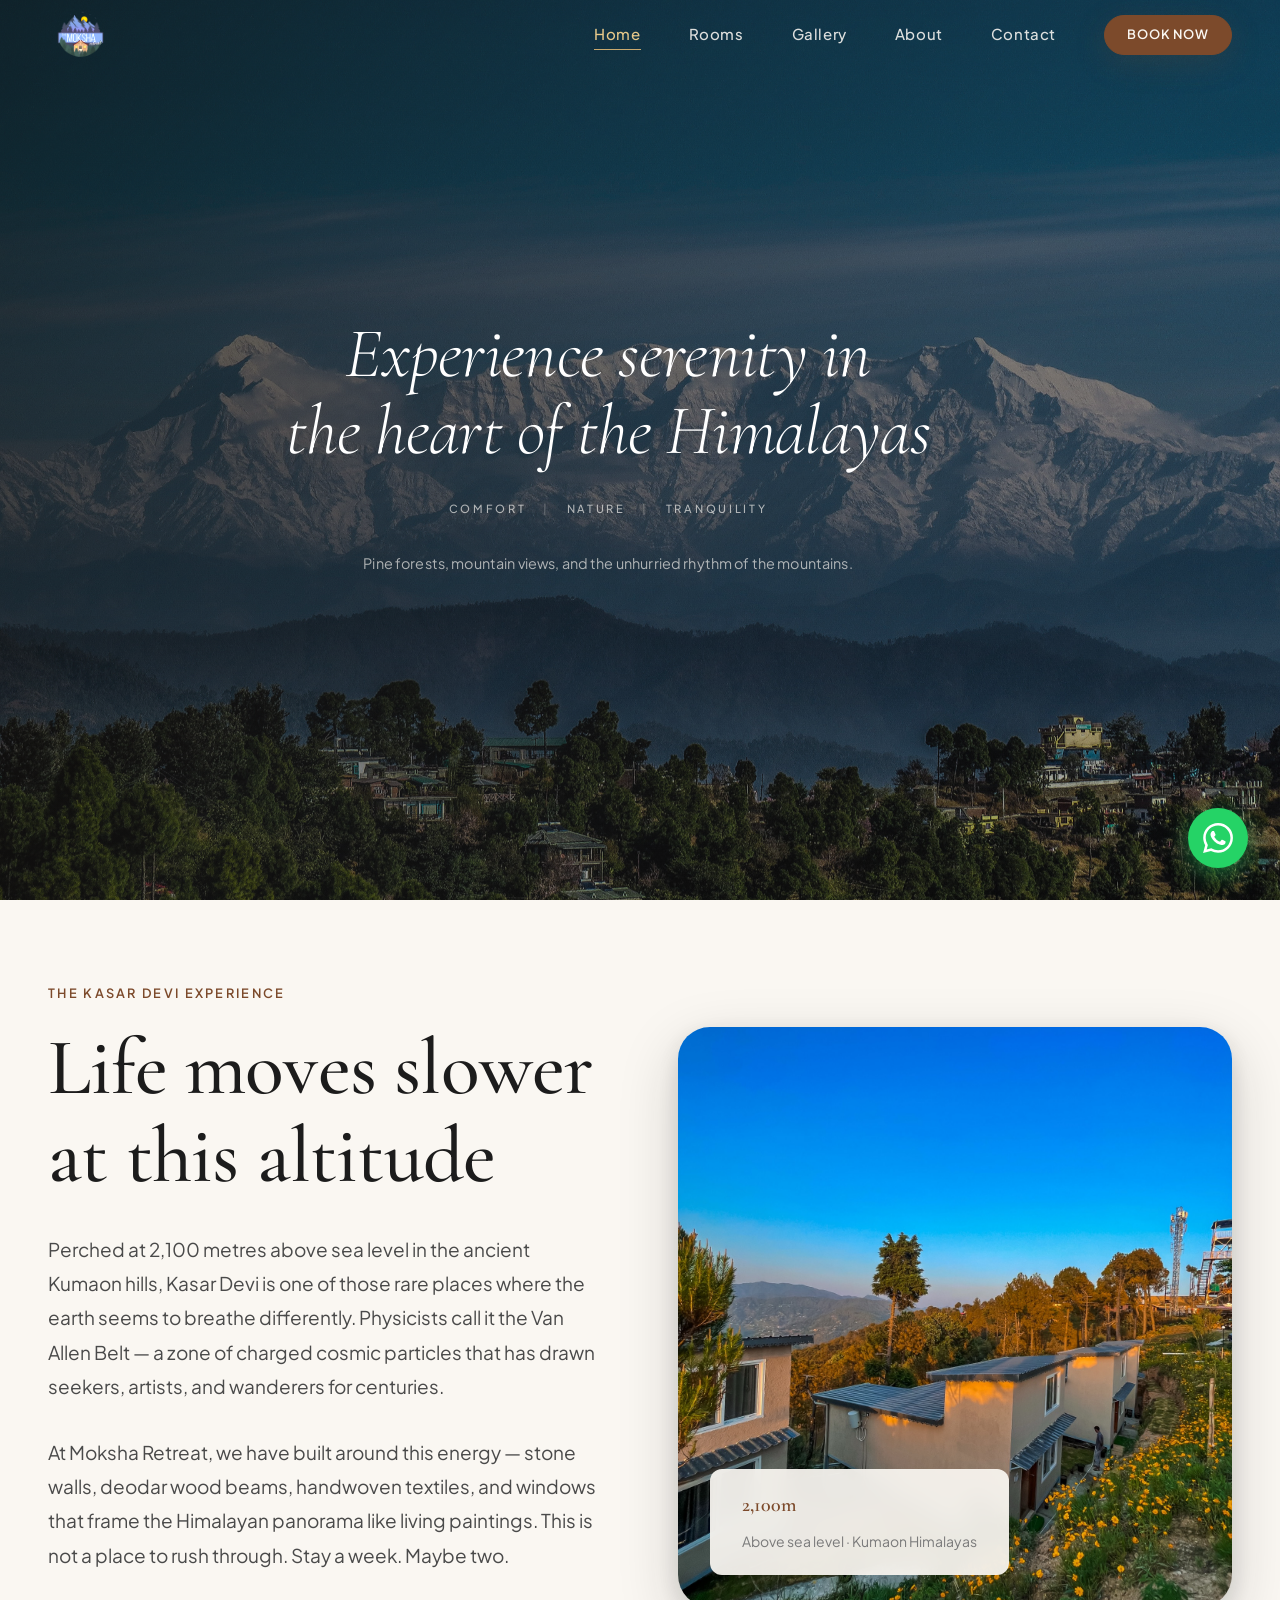
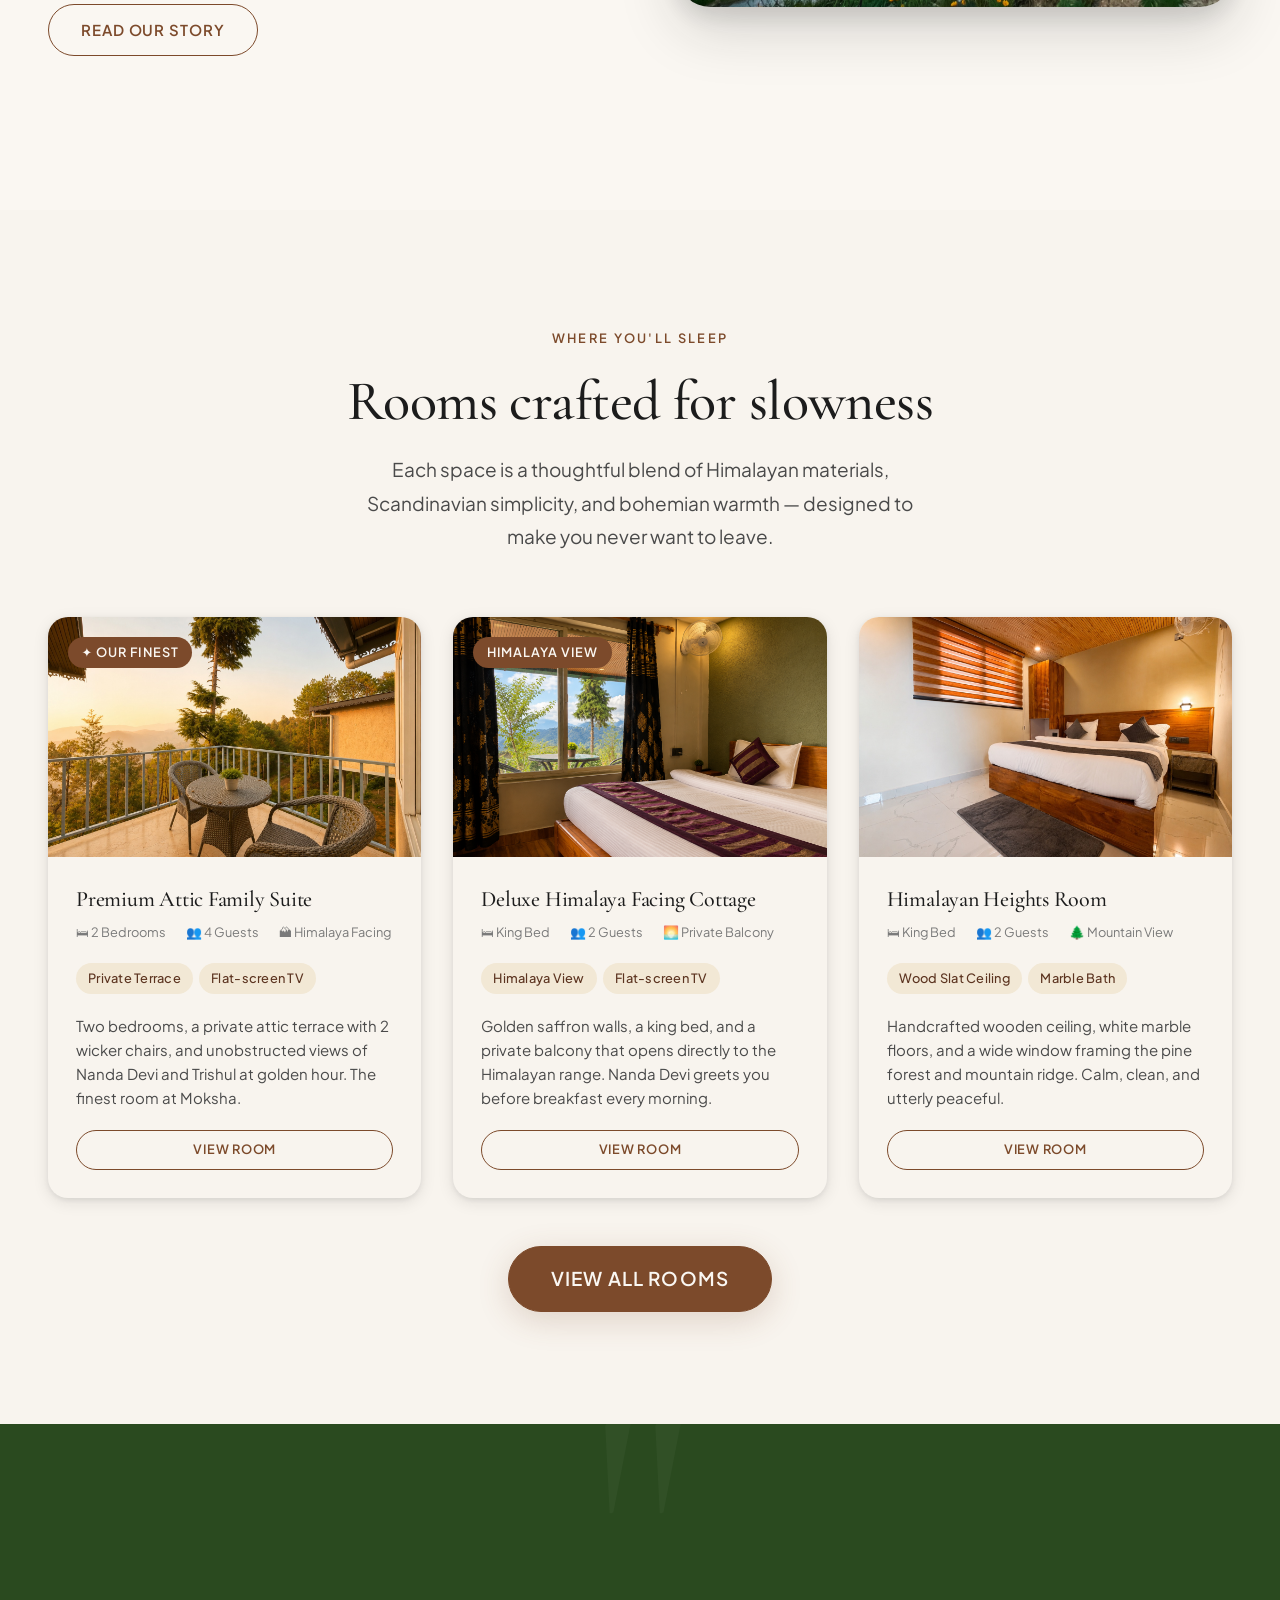
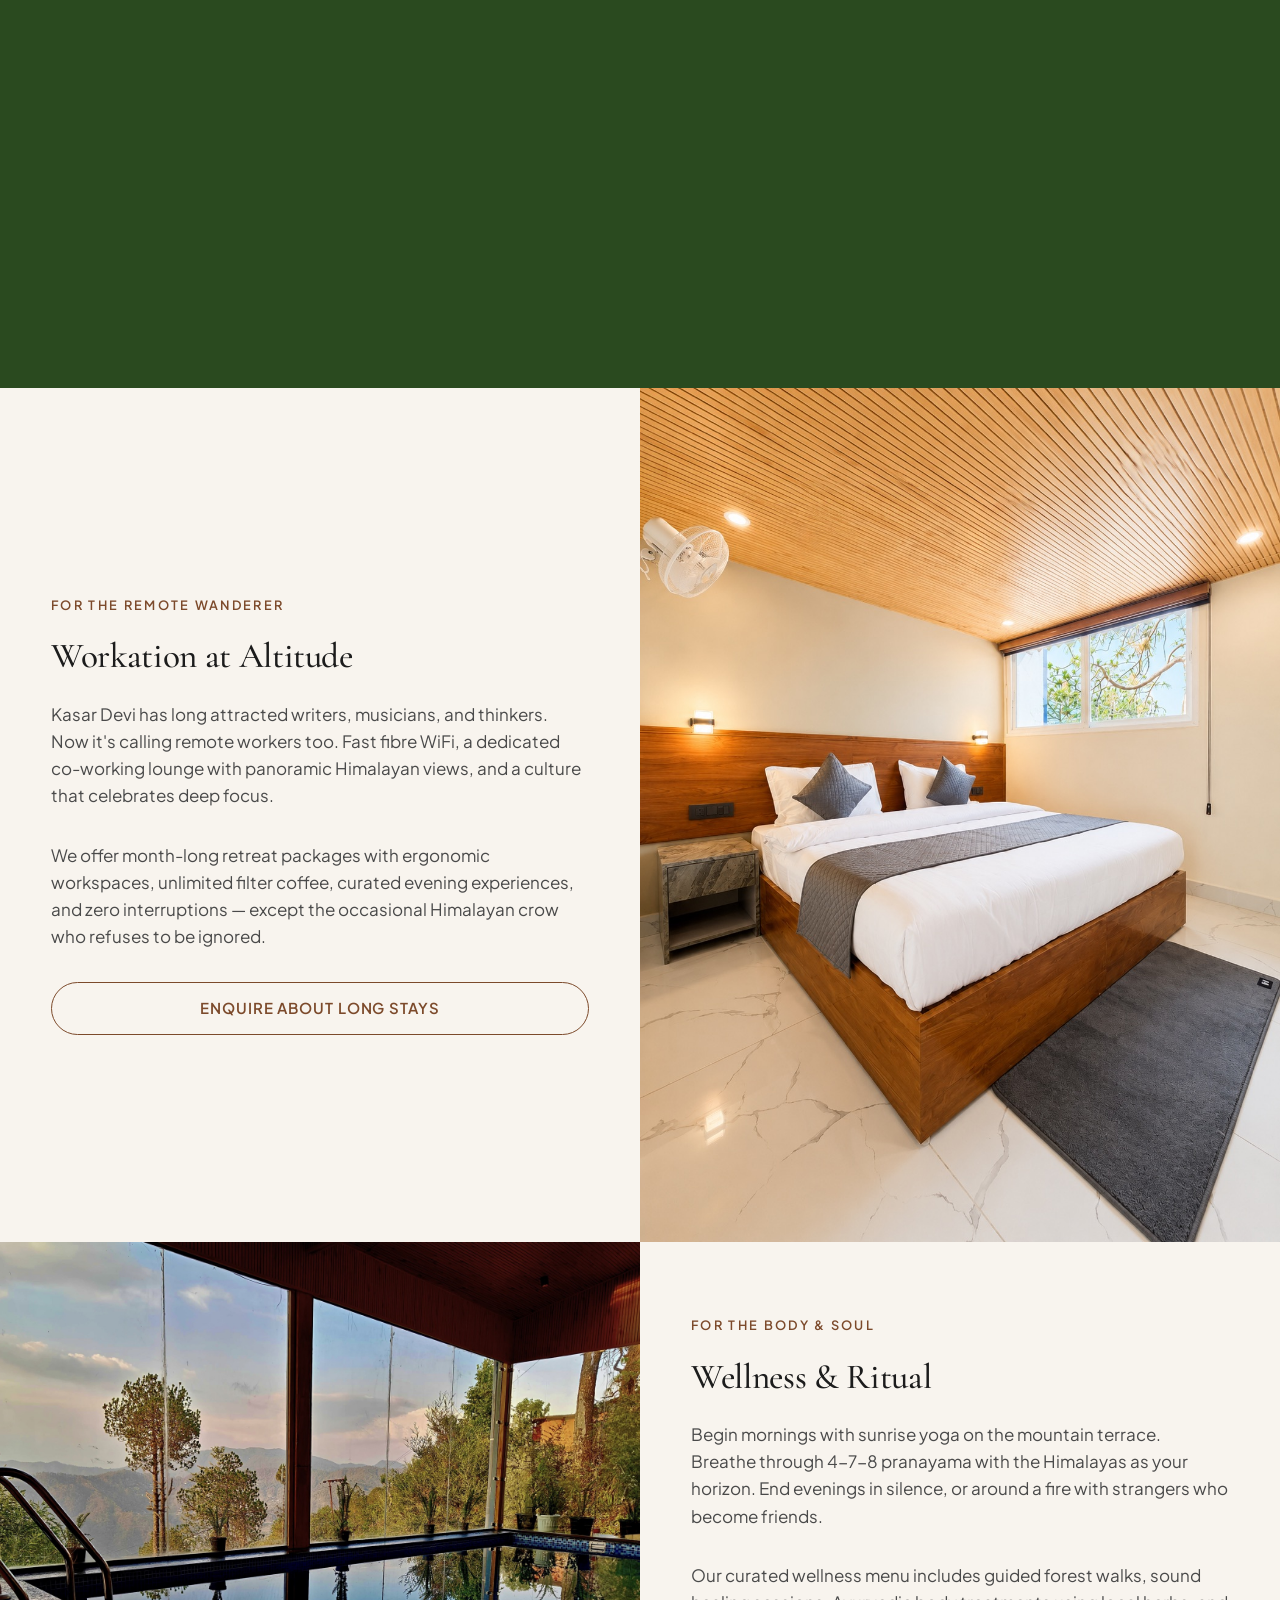
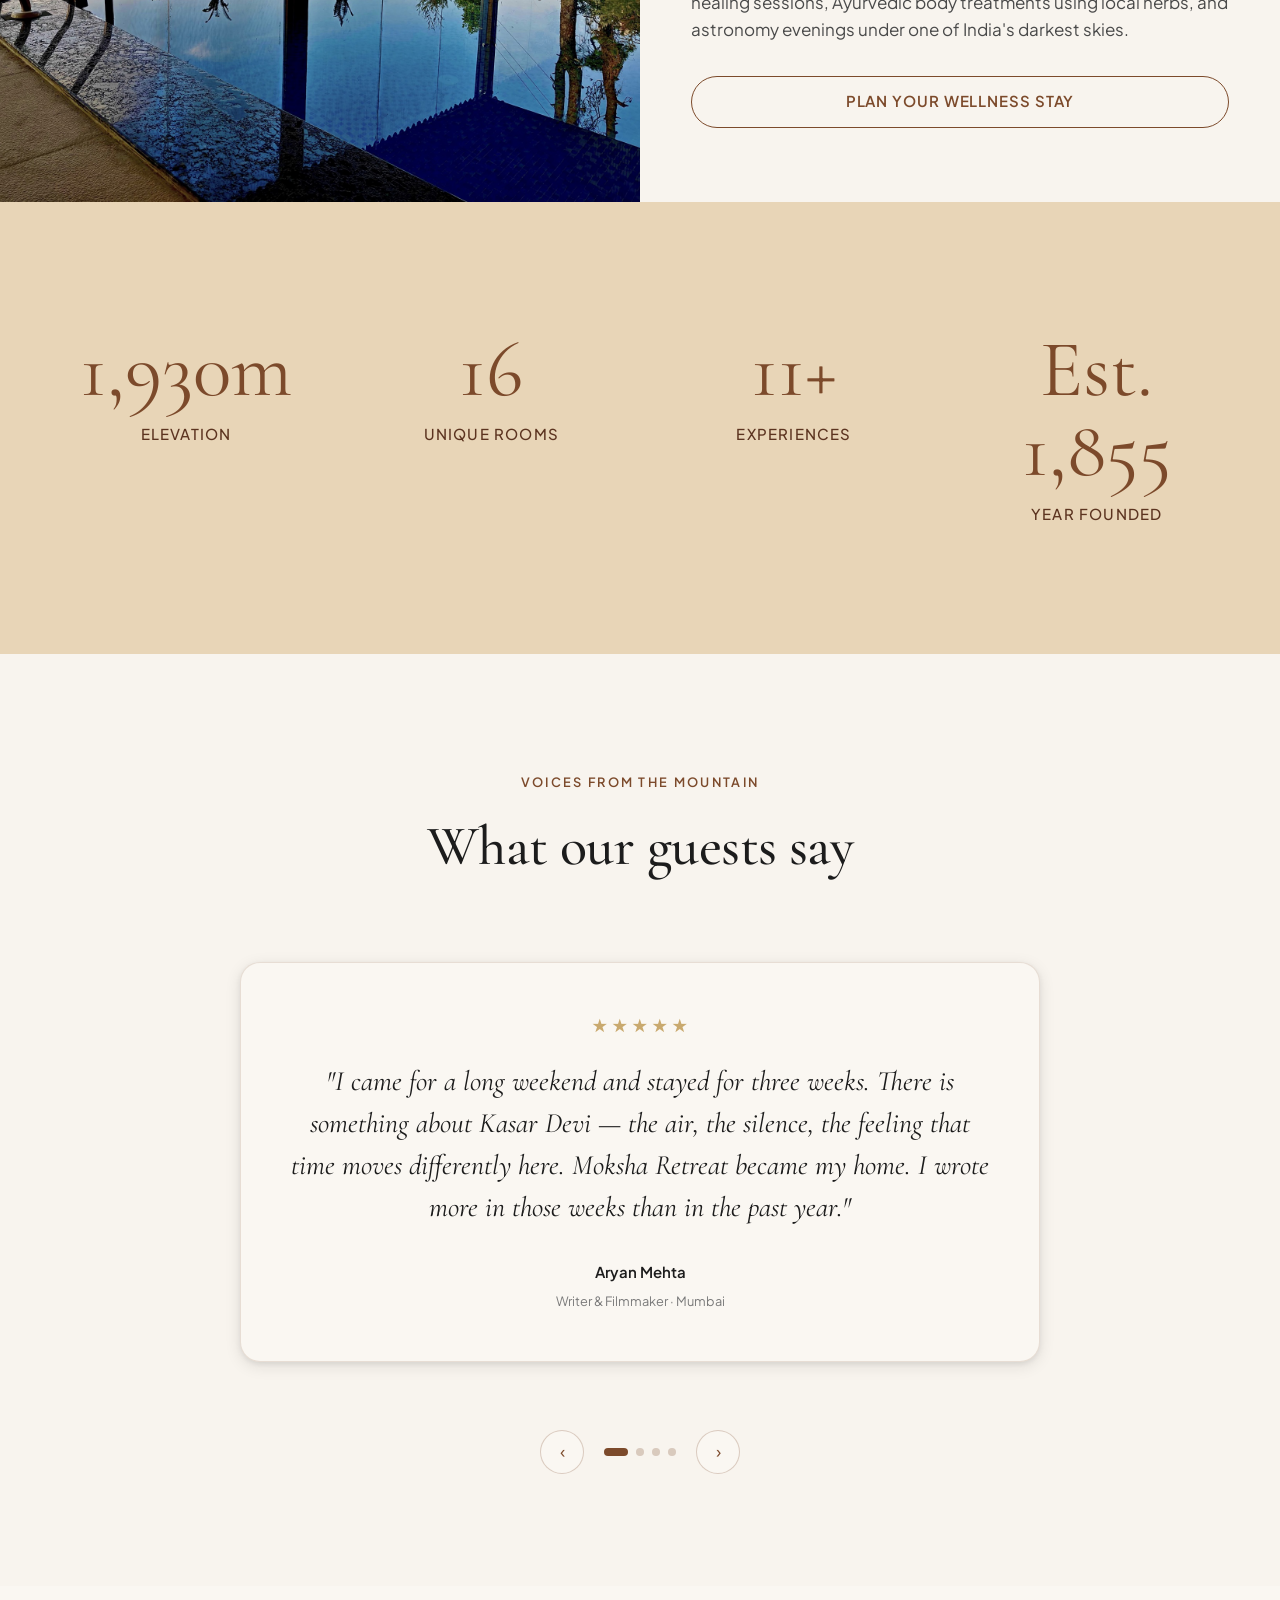
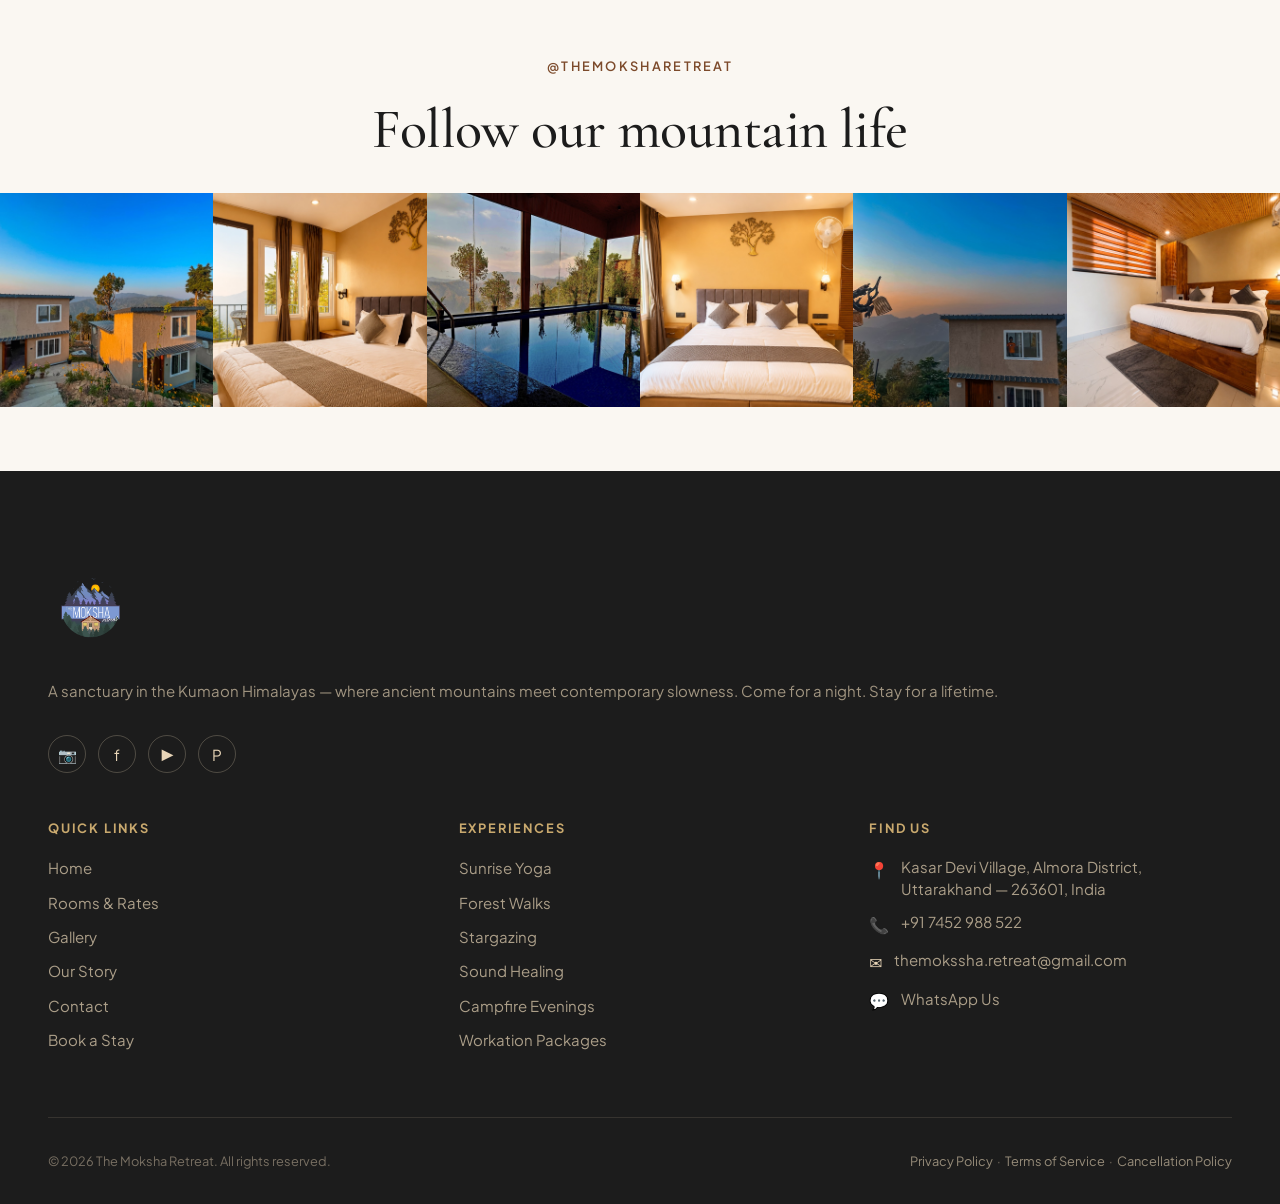
<file: index.html>
<!DOCTYPE html>
<html lang="en">
<head>
  <meta charset="UTF-8" />
  <meta name="viewport" content="width=device-width, initial-scale=1.0" />
  <meta name="robots" content="index, follow" />
  <title>The Moksha Retreat — Luxury Boutique Hotel in Kasar Devi, Uttarakhand</title>
  <meta name="description" content="Experience slow Himalayan living at The Moksha Retreat — a boutique mountain retreat nestled at 2,100m in Kasar Devi, Uttarakhand. 17 rooms, stunning Himalayan views, restaurant, pool." />
  <meta name="keywords" content="Moksha Retreat, Kasar Devi, Uttarakhand hotel, Himalayan retreat, boutique hotel India, slow travel, workation, spiritual retreat, Almora" />
  <link rel="canonical" href="https://www.themoksharetreat.com/" />
  <!-- Open Graph -->
  <meta property="og:title" content="The Moksha Retreat — Kasar Devi, Uttarakhand" />
  <meta property="og:description" content="A sacred sanctuary at 2,100m in the Himalayas. Boho luxury rooms, mountain views, and slow living." />
  <meta property="og:image" content="assets/property/exterior-1.jpg" />
  <meta property="og:url" content="https://www.themoksharetreat.com/" />
  <meta property="og:type" content="website" />
  <meta property="og:site_name" content="The Moksha Retreat" />
  <!-- Twitter Card -->
  <meta name="twitter:card" content="summary_large_image" />
  <meta name="twitter:title" content="The Moksha Retreat — Kasar Devi" />
  <meta name="twitter:description" content="Boho Himalayan luxury at 2,100m. Kasar Devi, Uttarakhand." />
  <meta name="twitter:image" content="assets/property/exterior-1.jpg" />
  <!-- Fonts -->
  <link rel="preconnect" href="https://fonts.googleapis.com" />
  <link rel="preconnect" href="https://fonts.gstatic.com" crossorigin />
  <link href="https://fonts.googleapis.com/css2?family=Cormorant+Garamond:ital,wght@0,300;0,400;0,500;0,600;0,700;1,300;1,400;1,500;1,600&family=Plus+Jakarta+Sans:wght@300;400;500;600;700&display=swap" rel="stylesheet" />
  <!-- CSS -->
  <link rel="stylesheet" href="css/base.css" />
  <link rel="stylesheet" href="css/components.css" />
  <link rel="stylesheet" href="css/animations.css" />
  <style>
    .hero-content {
      position: absolute;
      inset: 0;
      display: flex;
      flex-direction: column;
      justify-content: flex-start;
      align-items: center;
      text-align: center;
      padding: clamp(14rem, 35vh, 22rem) clamp(1.5rem, 6vw, 5rem) 0;
      z-index: 2;
    }
    .hero-eyebrow {
      font-family: var(--font-sans);
      font-size: 0.65rem;
      font-weight: 600;
      letter-spacing: 0.26em;
      text-transform: uppercase;
      color: rgba(250,247,242,0.6);
      margin-bottom: 1.5rem;
      opacity: 1;
      animation: fadeInUp 0.7s 0.1s ease both;
    }
    .hero-title {
      font-family: var(--font-serif);
      font-size: clamp(2.4rem, 5.5vw, 5.2rem);
      font-weight: 300;
      font-style: italic;
      color: #fff;
      line-height: 1.1;
      letter-spacing: -0.01em;
      max-width: 860px;
      margin: 0 0 1.8rem;
      opacity: 1;
      animation: fadeInUp 0.9s 0.25s ease both;
    }
    .hero-tagline {
      font-family: var(--font-sans);
      font-size: 0.7rem;
      font-weight: 500;
      letter-spacing: 0.24em;
      text-transform: uppercase;
      color: rgba(250,247,242,0.65);
      margin-bottom: 2rem;
      animation: fadeInUp 0.8s 0.4s ease both;
    }
    .hero-tagline span { margin: 0 0.75rem; opacity: 0.4; }
    .hero-subtitle {
      font-family: var(--font-sans);
      font-size: clamp(0.8rem, 1.3vw, 0.9rem);
      font-weight: 400;
      color: rgba(250,247,242,0.65);
      line-height: 1.85;
      max-width: 520px;
      margin: 0;
      animation: fadeInUp 0.9s 0.55s ease both;
    }
    @media (max-width: 768px) {
      .hero-content { padding-top: clamp(12rem, 26vh, 16rem); }
      .hero-title { font-size: clamp(2rem, 7.5vw, 3rem); margin-bottom: 1.25rem; }
      .hero-subtitle { font-size: 0.82rem; max-width: 88%; }
    }
    @media (max-width: 480px) {
      .hero-content { padding-top: 10rem; padding-left: 2.5rem; padding-right: 1.25rem; text-align: center; }
      .hero-title { font-size: 1.85rem; line-height: 1.18; text-align: center; }
      .hero-tagline { font-size: 0.6rem; letter-spacing: 0.18em; margin-bottom: 1.25rem; text-align: center; }
      .hero-subtitle { font-size: 0.78rem; text-align: center; max-width: 85%; margin-left: auto; margin-right: auto; }
    }
  </style>
</head>
<body>

  <!-- NAVBAR -->
  <nav class="navbar" id="navbar">
    <div class="navbar-inner">
      <a href="index.html" class="nav-logo"><img src="assets/logo.png" alt="The Moksha Retreat" class="nav-logo-img" /></a>
      <div class="nav-links">
        <a href="index.html"   class="nav-link">Home</a>
        <a href="rooms.html"   class="nav-link">Rooms</a>
        <a href="gallery.html" class="nav-link">Gallery</a>
        <a href="about.html"   class="nav-link">About</a>
        <a href="contact.html" class="nav-link">Contact</a>
        <a href="contact.html" class="btn btn-primary btn-sm">Book Now</a>
      </div>
      <button class="hamburger" aria-label="Toggle menu" aria-expanded="false" aria-controls="mobile-nav">
        <span></span><span></span><span></span>
      </button>
    </div>
  </nav>

  <!-- MOBILE NAV -->
  <div class="mobile-nav" id="mobile-nav" role="dialog" aria-label="Mobile navigation">
    <a href="index.html"   class="nav-link active">Home</a>
    <a href="rooms.html"   class="nav-link">Rooms</a>
    <a href="gallery.html" class="nav-link">Gallery</a>
    <a href="about.html"   class="nav-link">About</a>
    <a href="contact.html" class="nav-link">Contact</a>
    <a href="https://wa.me/917452988522?text=Hello!%20I%27m%20interested%20in%20booking%20at%20The%20Moksha%20Retreat%2C%20Kasar%20Devi" target="_blank" class="btn btn-primary">Book on WhatsApp</a>
  </div>

  <!-- HERO -->
  <section class="hero" id="home">
    <div class="hero-bg parallax-container">
      <img
        src="assets/property/main.jpg"
        alt="The Moksha Retreat cottages at golden hour, Kasar Devi, Uttarakhand"
        class="parallax-img"
        data-parallax-rate="0.3"
        fetchpriority="high"
      />
    </div>

    <div class="hero-content">
      <h1 class="hero-title">Experience serenity in<br />the heart of the Himalayas</h1>
      <p class="hero-tagline">Comfort <span>|</span> Nature <span>|</span> Tranquility</p>
      <p class="hero-subtitle">Pine forests, mountain views, and the unhurried rhythm of the mountains.</p>
    </div>
  </section>

  <!-- EXPERIENCE SECTION -->
  <section class="section section--lg experience-section" id="experience">
    <div class="container">
      <div class="experience-editorial">
        <div class="experience-text reveal-left">
          <span class="section-label">The Kasar Devi Experience</span>
          <h2>Life moves slower<br />at this altitude</h2>
          <p>Perched at 2,100 metres above sea level in the ancient Kumaon hills, Kasar Devi is one of those rare places where the earth seems to breathe differently. Physicists call it the Van Allen Belt — a zone of charged cosmic particles that has drawn seekers, artists, and wanderers for centuries.</p>
          <p>At Moksha Retreat, we have built around this energy — stone walls, deodar wood beams, handwoven textiles, and windows that frame the Himalayan panorama like living paintings. This is not a place to rush through. Stay a week. Maybe two.</p>
          <a href="about.html" class="btn btn-secondary">Read Our Story</a>
        </div>
        <div class="experience-image reveal-right">
          <img
            src="assets/property/exterior-2.jpg"
            alt="The Moksha Retreat cottage at sunset, Kasar Devi"
            loading="lazy"
          />
          <div class="experience-image-badge">
            <strong>2,100m</strong>
            <span>Above sea level · Kumaon Himalayas</span>
          </div>
        </div>
      </div>
    </div>
  </section>

  <!-- ROOMS PREVIEW -->
  <section class="section bg-warm-white" id="rooms-preview">
    <div class="container">
      <div class="section-heading reveal">
        <span class="section-label">Where You'll Sleep</span>
        <h2>Rooms crafted for slowness</h2>
        <p>Each space is a thoughtful blend of Himalayan materials, Scandinavian simplicity, and bohemian warmth — designed to make you never want to leave.</p>
      </div>

      <div class="rooms-grid stagger-children">
        <!-- Room 1 -->
        <article class="room-card">
          <div class="room-card-image">
            <img
              src="assets/rooms/attic-suite/terrace.jpg"
              alt="Premium Attic Family Suite — private terrace with Himalayan sunset view"
              loading="lazy"
            />
            <span class="room-card-badge">✦ Our Finest</span>
          </div>
          <div class="room-card-body">
            <h3 class="room-card-name">Premium Attic Family Suite</h3>
            <div class="room-card-meta">
              <span>🛏 2 Bedrooms</span>
              <span>👥 4 Guests</span>
              <span>🏔 Himalaya Facing</span>
            </div>
            <div class="amenity-pills">
              <span class="amenity-pill">Private Terrace</span>
              <span class="amenity-pill">Flat-screen TV</span>
            </div>
            <p class="room-card-desc">Two bedrooms, a private attic terrace with 2 wicker chairs, and unobstructed views of Nanda Devi and Trishul at golden hour. The finest room at Moksha.</p>
            <a href="rooms.html#attic-suite" class="btn btn-secondary btn-sm">View Room</a>
          </div>
        </article>

        <!-- Room 2 -->
        <article class="room-card">
          <div class="room-card-image">
            <img
              src="assets/rooms/deluxe-himalaya/main-1.jpg"
              alt="Deluxe Himalaya Facing Cottage — king bed with open balcony and mountain view"
              loading="lazy"
            />
            <span class="room-card-badge">Himalaya View</span>
          </div>
          <div class="room-card-body">
            <h3 class="room-card-name">Deluxe Himalaya Facing Cottage</h3>
            <div class="room-card-meta">
              <span>🛏 King Bed</span>
              <span>👥 2 Guests</span>
              <span>🌅 Private Balcony</span>
            </div>
            <div class="amenity-pills">
              <span class="amenity-pill">Himalaya View</span>
              <span class="amenity-pill">Flat-screen TV</span>
            </div>
            <p class="room-card-desc">Golden saffron walls, a king bed, and a private balcony that opens directly to the Himalayan range. Nanda Devi greets you before breakfast every morning.</p>
            <a href="rooms.html#deluxe-himalaya" class="btn btn-secondary btn-sm">View Room</a>
          </div>
        </article>

        <!-- Room 3 -->
        <article class="room-card">
          <div class="room-card-image">
            <img
              src="assets/rooms/himalayan-heights/main-1.jpg"
              alt="Himalayan Heights Room — clean minimal white interior with wooden ceiling"
              loading="lazy"
            />
          </div>
          <div class="room-card-body">
            <h3 class="room-card-name">Himalayan Heights Room</h3>
            <div class="room-card-meta">
              <span>🛏 King Bed</span>
              <span>👥 2 Guests</span>
              <span>🌲 Mountain View</span>
            </div>
            <div class="amenity-pills">
              <span class="amenity-pill">Wood Slat Ceiling</span>
              <span class="amenity-pill">Marble Bath</span>
            </div>
            <p class="room-card-desc">Handcrafted wooden ceiling, white marble floors, and a wide window framing the pine forest and mountain ridge. Calm, clean, and utterly peaceful.</p>
            <a href="rooms.html#himalayan-heights" class="btn btn-secondary btn-sm">View Room</a>
          </div>
        </article>
      </div>

      <div class="text-center mt-xl">
        <a href="rooms.html" class="btn btn-primary btn-lg">View All Rooms</a>
      </div>
    </div>
  </section>

  <!-- PHILOSOPHY SECTION -->
  <section class="philosophy-section">
    <div class="container">
      <p class="philosophy-quote reveal">
        "Slow travel is not about going nowhere — it is about arriving everywhere, fully."
      </p>
      <p class="philosophy-attr reveal">— The Moksha Philosophy</p>
    </div>
  </section>

  <!-- LIFESTYLE SECTION 1 — Workation -->
  <div class="split-section">
    <div class="split-text">
      <span class="section-label">For the Remote Wanderer</span>
      <h2>Workation at Altitude</h2>
      <p>Kasar Devi has long attracted writers, musicians, and thinkers. Now it's calling remote workers too. Fast fibre WiFi, a dedicated co-working lounge with panoramic Himalayan views, and a culture that celebrates deep focus.</p>
      <p>We offer month-long retreat packages with ergonomic workspaces, unlimited filter coffee, curated evening experiences, and zero interruptions — except the occasional Himalayan crow who refuses to be ignored.</p>
      <a href="contact.html" class="btn btn-secondary">Enquire About Long Stays</a>
    </div>
    <div class="split-image">
      <img
        src="assets/rooms/himalayan-heights/main-2.jpg"
        alt="Workation at Moksha Retreat — peaceful room with mountain view"
        loading="lazy"
      />
    </div>
  </div>

  <!-- LIFESTYLE SECTION 2 — Wellness -->
  <div class="split-section reverse">
    <div class="split-text">
      <span class="section-label">For the Body & Soul</span>
      <h2>Wellness &amp; Ritual</h2>
      <p>Begin mornings with sunrise yoga on the mountain terrace. Breathe through 4-7-8 pranayama with the Himalayas as your horizon. End evenings in silence, or around a fire with strangers who become friends.</p>
      <p>Our curated wellness menu includes guided forest walks, sound healing sessions, Ayurvedic body treatments using local herbs, and astronomy evenings under one of India's darkest skies.</p>
      <a href="contact.html" class="btn btn-secondary">Plan Your Wellness Stay</a>
    </div>
    <div class="split-image">
      <img
        src="assets/property/pool.jpg"
        alt="Indoor pool with mountain view at The Moksha Retreat"
        loading="lazy"
      />
    </div>
  </div>

  <!-- STATS SECTION -->
  <section class="stats-section">
    <div class="container">
      <div class="stats-grid stagger-children">
        <div class="stat-item">
          <div class="stat-number" data-count="2100">2,100m</div>
          <div class="stat-label">Elevation</div>
        </div>
        <div class="stat-item">
          <div class="stat-number" data-count="17">17</div>
          <div class="stat-label">Unique Rooms</div>
        </div>
        <div class="stat-item">
          <div class="stat-number" data-count="12">12+</div>
          <div class="stat-label">Experiences</div>
        </div>
        <div class="stat-item">
          <div class="stat-number" data-count="2019">Est. 2019</div>
          <div class="stat-label">Year Founded</div>
        </div>
      </div>
    </div>
  </section>

  <!-- TESTIMONIALS -->
  <section class="section testimonials-section">
    <div class="container">
      <div class="section-heading reveal">
        <span class="section-label">Voices from the Mountain</span>
        <h2>What our guests say</h2>
      </div>

      <div class="testimonials-wrapper">
        <div class="testimonials-track">
          <!-- Testimonial 1 -->
          <div class="testimonial-slide">
            <div class="testimonial-card">
              <div class="testimonial-stars">
                <span>★</span><span>★</span><span>★</span><span>★</span><span>★</span>
              </div>
              <p class="testimonial-text">"I came for a long weekend and stayed for three weeks. There is something about Kasar Devi — the air, the silence, the feeling that time moves differently here. Moksha Retreat became my home. I wrote more in those weeks than in the past year."</p>
              <div class="testimonial-author">
                <strong>Aryan Mehta</strong>
                <span>Writer &amp; Filmmaker · Mumbai</span>
              </div>
            </div>
          </div>

          <!-- Testimonial 2 -->
          <div class="testimonial-slide">
            <div class="testimonial-card">
              <div class="testimonial-stars">
                <span>★</span><span>★</span><span>★</span><span>★</span><span>★</span>
              </div>
              <p class="testimonial-text">"The Himalayan Suite is the most beautiful room I have slept in — anywhere in the world. The clawfoot tub with mountain views. The fireplace in winter. The breakfast spread. Absolute perfection. The team feels like family."</p>
              <div class="testimonial-author">
                <strong>Priya &amp; Nikhil Sharma</strong>
                <span>Architects · Bengaluru</span>
              </div>
            </div>
          </div>

          <!-- Testimonial 3 -->
          <div class="testimonial-slide">
            <div class="testimonial-card">
              <div class="testimonial-stars">
                <span>★</span><span>★</span><span>★</span><span>★</span><span>★</span>
              </div>
              <p class="testimonial-text">"As someone who has been to Bali, Tuscany, and Patagonia for retreats — Moksha surprised me. The combination of Himalayan energy, thoughtful design, and the kind of staff who remember your chai order on day two... it's irreplaceable."</p>
              <div class="testimonial-author">
                <strong>Sanya Kapoor</strong>
                <span>Yoga Teacher &amp; Slow Travel Blogger · Delhi</span>
              </div>
            </div>
          </div>

          <!-- Testimonial 4 -->
          <div class="testimonial-slide">
            <div class="testimonial-card">
              <div class="testimonial-stars">
                <span>★</span><span>★</span><span>★</span><span>★</span><span>★</span>
              </div>
              <p class="testimonial-text">"We brought our remote team for a workation week. The productivity was unreal — good WiFi, stunning views, incredible food, and evening experiences that actually brought us closer as a team. We're coming back every quarter."</p>
              <div class="testimonial-author">
                <strong>Vikram Bose</strong>
                <span>Product Lead · Razorpay · Bengaluru</span>
              </div>
            </div>
          </div>
        </div>
      </div>

      <div class="testimonials-controls">
        <button class="testimonials-btn prev" aria-label="Previous testimonial">‹</button>
        <div class="testimonials-dots"></div>
        <button class="testimonials-btn next" aria-label="Next testimonial">›</button>
      </div>
    </div>
  </section>

  <!-- INSTAGRAM STRIP -->
  <section class="section--sm instagram-strip">
    <div class="container text-center mb-lg">
      <span class="section-label">@themoksharetreat</span>
      <h2 class="reveal">Follow our mountain life</h2>
    </div>
    <div class="instagram-grid">
      <div class="insta-item">
        <img src="assets/gallery/g1.jpg" alt="The Moksha Retreat cottages at golden hour" loading="lazy" />
        <div class="insta-overlay"><span>📸</span></div>
      </div>
      <div class="insta-item">
        <img src="assets/gallery/g5.jpg" alt="Deluxe Himalaya Facing Cottage at Moksha Retreat" loading="lazy" />
        <div class="insta-overlay"><span>📸</span></div>
      </div>
      <div class="insta-item">
        <img src="assets/gallery/g3.jpg" alt="Indoor pool with mountain view at Moksha Retreat" loading="lazy" />
        <div class="insta-overlay"><span>📸</span></div>
      </div>
      <div class="insta-item">
        <img src="assets/gallery/g11.jpg" alt="Warm cottage interior at The Moksha Retreat" loading="lazy" />
        <div class="insta-overlay"><span>📸</span></div>
      </div>
      <div class="insta-item">
        <img src="assets/gallery/g2.jpg" alt="Twilight over the retreat, valley below" loading="lazy" />
        <div class="insta-overlay"><span>📸</span></div>
      </div>
      <div class="insta-item">
        <img src="assets/gallery/g8.jpg" alt="Himalayan Heights Room at The Moksha Retreat" loading="lazy" />
        <div class="insta-overlay"><span>📸</span></div>
      </div>
    </div>
  </section>

  <!-- FOOTER -->
  <footer class="footer">
    <div class="container">
      <div class="footer-grid">
        <!-- Brand -->
        <div class="footer-brand">
          <a href="index.html" class="nav-logo"><img src="assets/logo.png" alt="The Moksha Retreat" class="nav-logo-img" /></a>
          <p class="footer-tagline">A sanctuary in the Kumaon Himalayas — where ancient mountains meet contemporary slowness. Come for a night. Stay for a lifetime.</p>
          <div class="footer-socials">
            <a href="#" class="social-link" aria-label="Instagram">📷</a>
            <a href="#" class="social-link" aria-label="Facebook">f</a>
            <a href="#" class="social-link" aria-label="YouTube">▶</a>
            <a href="#" class="social-link" aria-label="Pinterest">P</a>
          </div>
        </div>

        <!-- Quick Links -->
        <div class="footer-col">
          <h4>Quick Links</h4>
          <nav class="footer-links">
            <a href="index.html">Home</a>
            <a href="rooms.html">Rooms &amp; Rates</a>
            <a href="gallery.html">Gallery</a>
            <a href="about.html">Our Story</a>
            <a href="contact.html">Contact</a>
            <a href="contact.html">Book a Stay</a>
          </nav>
        </div>

        <!-- Experiences -->
        <div class="footer-col">
          <h4>Experiences</h4>
          <nav class="footer-links">
            <a href="about.html">Sunrise Yoga</a>
            <a href="about.html">Forest Walks</a>
            <a href="about.html">Stargazing</a>
            <a href="about.html">Sound Healing</a>
            <a href="about.html">Campfire Evenings</a>
            <a href="contact.html">Workation Packages</a>
          </nav>
        </div>

        <!-- Contact -->
        <div class="footer-col">
          <h4>Find Us</h4>
          <div class="footer-contact-item">
            <span>📍</span>
            <p>Kasar Devi Village, Almora District,<br />Uttarakhand — 263601, India</p>
          </div>
          <div class="footer-contact-item">
            <span>📞</span>
            <a href="tel:+917452988522">+91 7452 988 522</a>
          </div>
          <div class="footer-contact-item">
            <span>✉️</span>
            <a href="mailto:themokssha.retreat@gmail.com">themokssha.retreat@gmail.com</a>
          </div>
          <div class="footer-contact-item">
            <span>💬</span>
            <a href="https://wa.me/917452988522" target="_blank" rel="noopener">WhatsApp Us</a>
          </div>
        </div>
      </div>

      <div class="footer-bottom">
        <p>© <span class="js-year"></span> The Moksha Retreat. All rights reserved.</p>
        <p>
          <a href="#">Privacy Policy</a> &nbsp;·&nbsp;
          <a href="#">Terms of Service</a> &nbsp;·&nbsp;
          <a href="#">Cancellation Policy</a>
        </p>
      </div>
    </div>
  </footer>

  <!-- WHATSAPP FAB -->
  <a
    href="https://wa.me/917452988522?text=Hello!%20I%27m%20interested%20in%20booking%20at%20The%20Moksha%20Retreat%2C%20Kasar%20Devi"
    class="whatsapp-fab"
    target="_blank"
    rel="noopener noreferrer"
    aria-label="Chat with us on WhatsApp"
  >
    <span class="whatsapp-tooltip">Chat with us!</span>
    <svg viewBox="0 0 24 24" xmlns="http://www.w3.org/2000/svg">
      <path d="M17.472 14.382c-.297-.149-1.758-.867-2.03-.967-.273-.099-.471-.148-.67.15-.197.297-.767.966-.94 1.164-.173.199-.347.223-.644.075-.297-.15-1.255-.463-2.39-1.475-.883-.788-1.48-1.761-1.653-2.059-.173-.297-.018-.458.13-.606.134-.133.298-.347.446-.52.149-.174.198-.298.298-.497.099-.198.05-.371-.025-.52-.075-.149-.669-1.612-.916-2.207-.242-.579-.487-.5-.669-.51-.173-.008-.371-.01-.57-.01-.198 0-.52.074-.792.372-.272.297-1.04 1.016-1.04 2.479 0 1.462 1.065 2.875 1.213 3.074.149.198 2.096 3.2 5.077 4.487.709.306 1.262.489 1.694.625.712.227 1.36.195 1.871.118.571-.085 1.758-.719 2.006-1.413.248-.694.248-1.289.173-1.413-.074-.124-.272-.198-.57-.347m-5.421 7.403h-.004a9.87 9.87 0 01-5.031-1.378l-.361-.214-3.741.982.998-3.648-.235-.374a9.86 9.86 0 01-1.51-5.26c.001-5.45 4.436-9.884 9.888-9.884 2.64 0 5.122 1.03 6.988 2.898a9.825 9.825 0 012.893 6.994c-.003 5.45-4.437 9.884-9.885 9.884m8.413-18.297A11.815 11.815 0 0012.05 0C5.495 0 .16 5.335.157 11.892c0 2.096.547 4.142 1.588 5.945L.057 24l6.305-1.654a11.882 11.882 0 005.683 1.448h.005c6.554 0 11.89-5.335 11.893-11.893a11.821 11.821 0 00-3.48-8.413Z"/>
    </svg>
  </a>

  <!-- JS -->
  <script src="js/animations.js"></script>
  <script src="js/main.js"></script>
</body>
</html>
</file>
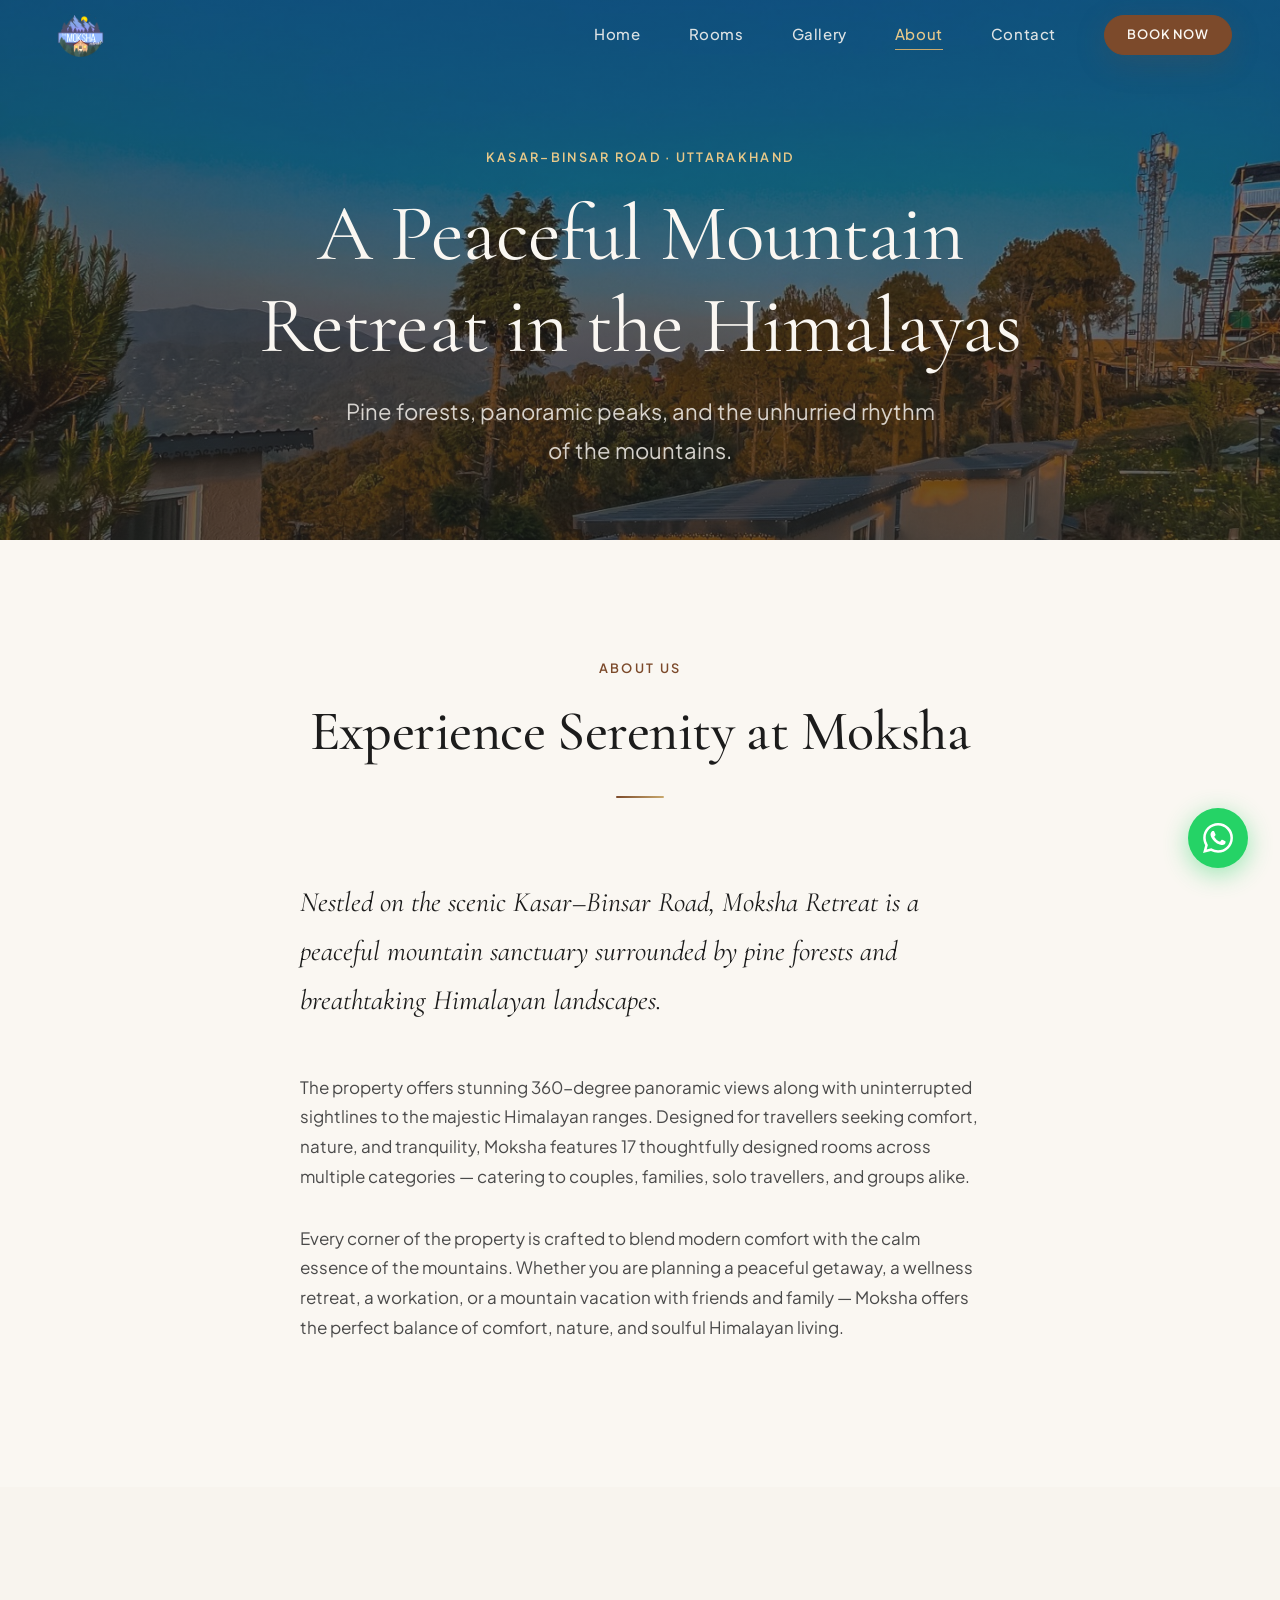
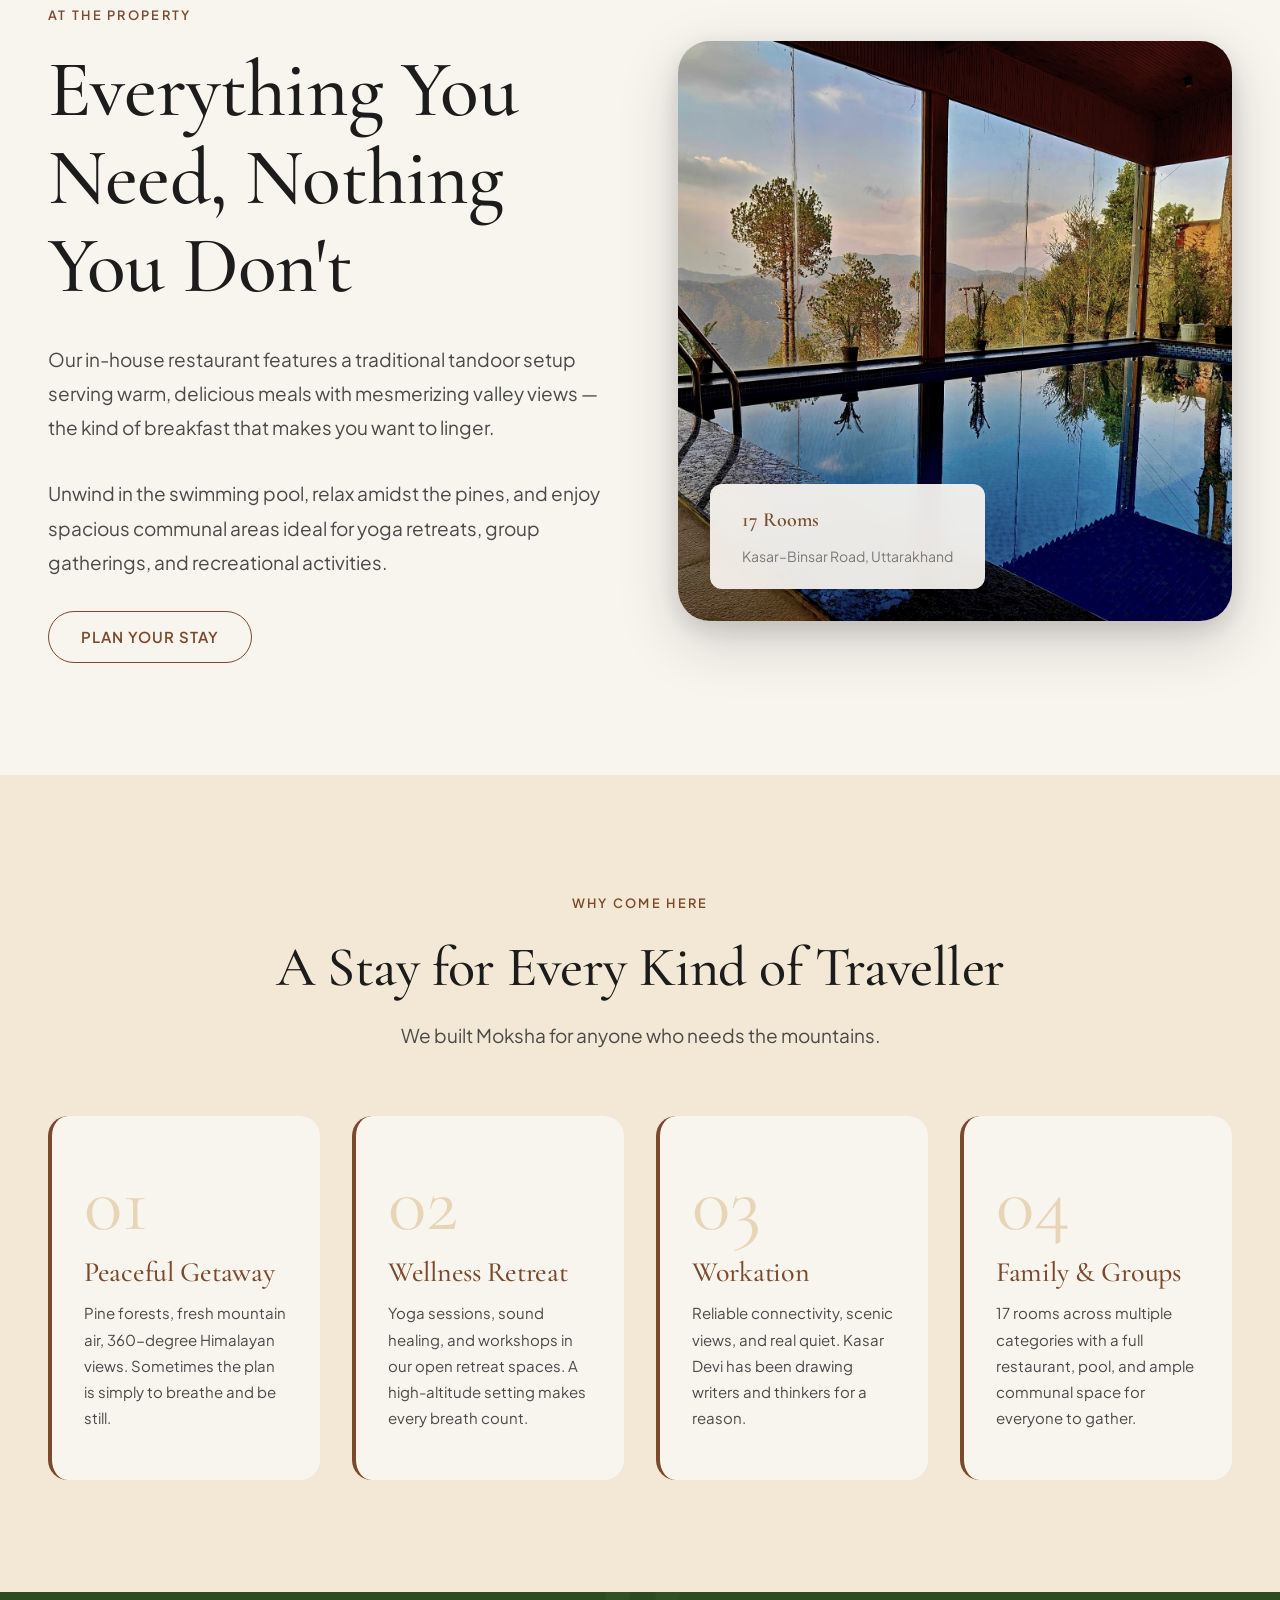
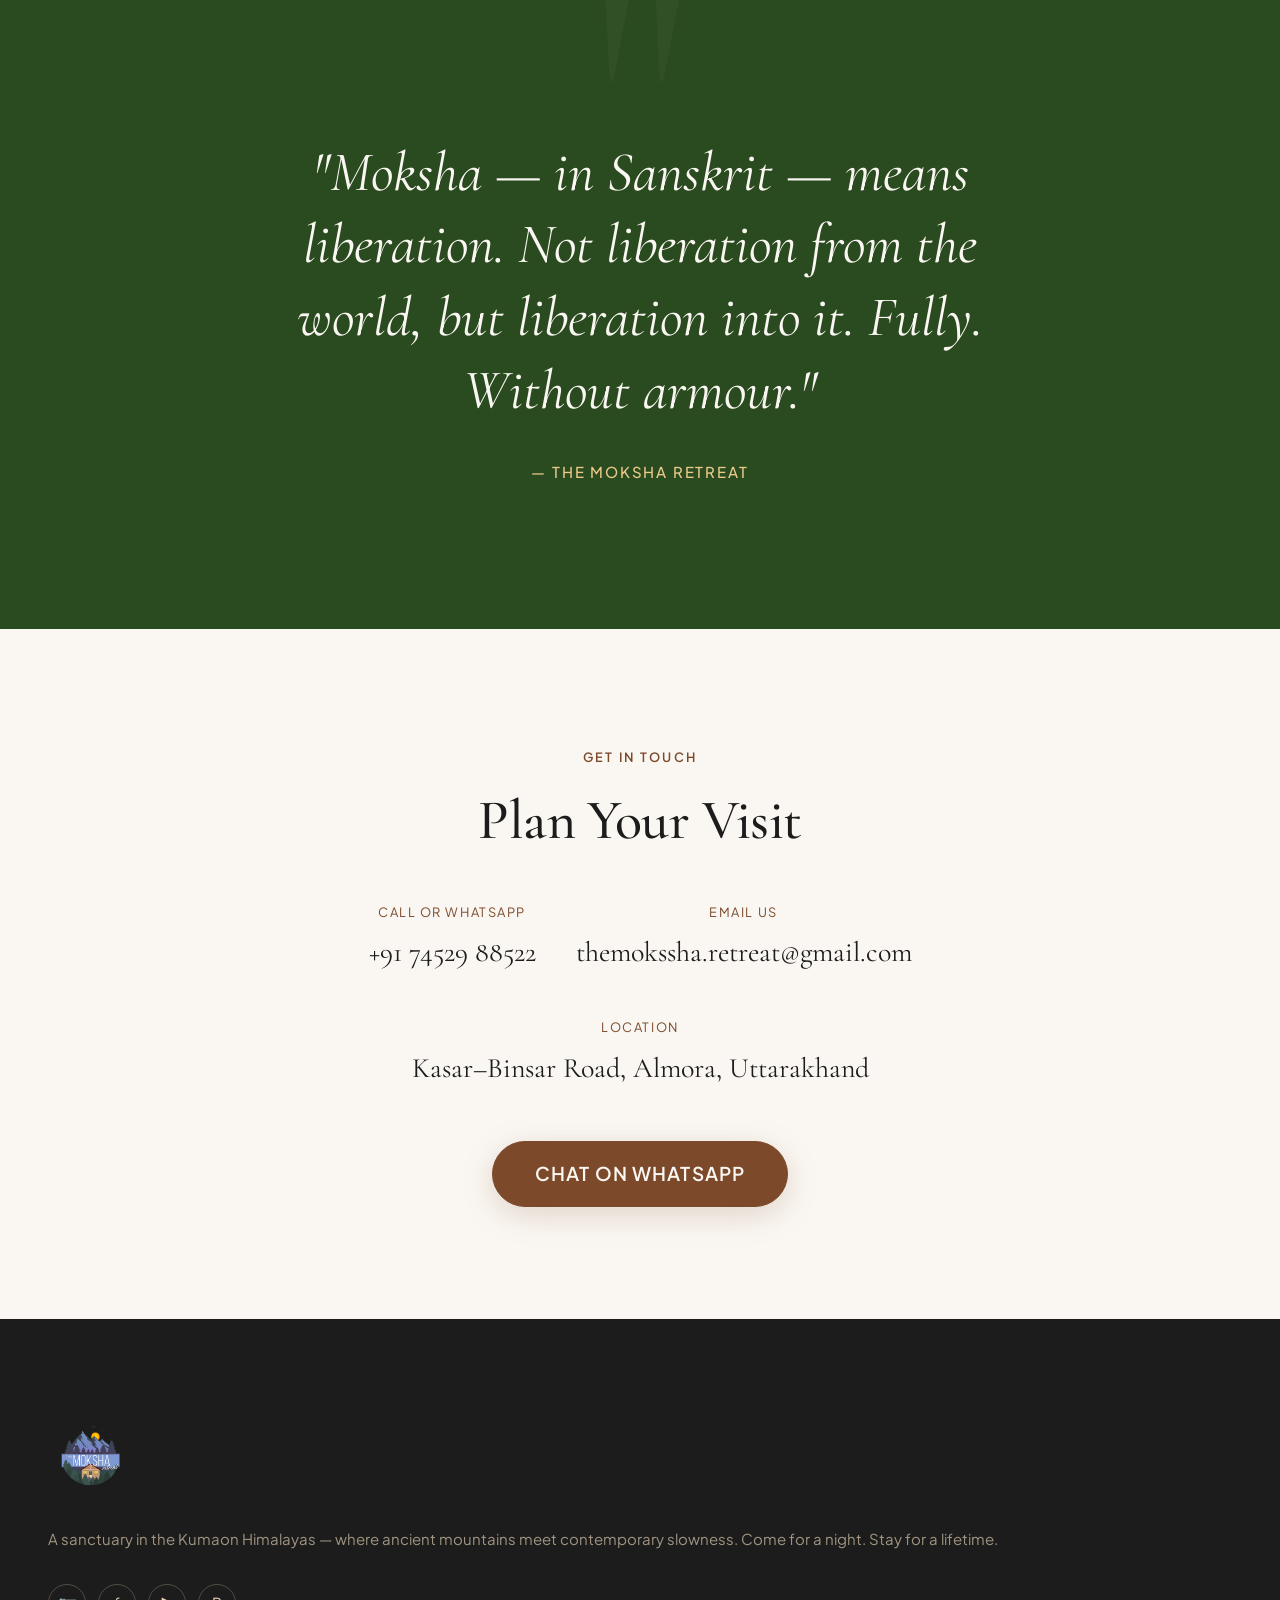
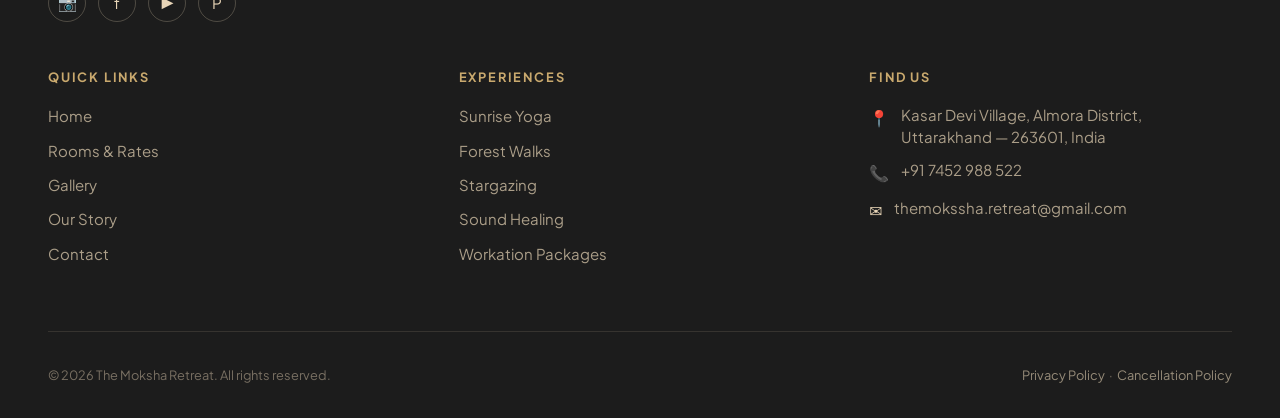
<file: about.html>
<!DOCTYPE html>
<html lang="en">
<head>
  <meta charset="UTF-8" />
  <meta name="viewport" content="width=device-width, initial-scale=1.0" />
  <meta name="robots" content="index, follow" />
  <title>About Us — Moksha Retreat | Kasar Devi, Uttarakhand</title>
  <meta name="description" content="Moksha Retreat on the Kasar–Binsar Road — 17 rooms, 360-degree Himalayan views, restaurant with tandoor, swimming pool, and spaces for retreats and gatherings." />
  <meta name="keywords" content="Moksha Retreat, Kasar Devi hotel, Binsar Road retreat, Himalayan mountain resort, yoga retreat Uttarakhand, workation Kasar Devi" />
  <link rel="canonical" href="https://www.themoksharetreat.com/about.html" />
  <meta property="og:title" content="About Moksha Retreat — Kasar Devi, Uttarakhand" />
  <meta property="og:description" content="17 rooms, 360-degree Himalayan views, restaurant, pool, and retreat spaces on the Kasar–Binsar Road." />
  <meta property="og:image" content="assets/property/exterior-1.jpg" />
  <meta property="og:url" content="https://www.themoksharetreat.com/about.html" />
  <meta property="og:type" content="website" />
  <meta name="twitter:card" content="summary_large_image" />
  <link rel="preconnect" href="https://fonts.googleapis.com" />
  <link rel="preconnect" href="https://fonts.gstatic.com" crossorigin />
  <link href="https://fonts.googleapis.com/css2?family=Cormorant+Garamond:ital,wght@0,300;0,400;0,500;0,600;0,700;1,300;1,400;1,500;1,600&family=Plus+Jakarta+Sans:wght@300;400;500;600;700&display=swap" rel="stylesheet" />
  <link rel="stylesheet" href="css/base.css" />
  <link rel="stylesheet" href="css/components.css" />
  <link rel="stylesheet" href="css/animations.css" />
</head>
<body>

  <!-- NAVBAR -->
  <nav class="navbar" id="navbar">
    <div class="navbar-inner">
      <a href="index.html" class="nav-logo"><img src="assets/logo.png" alt="The Moksha Retreat" class="nav-logo-img" /></a>
      <div class="nav-links">
        <a href="index.html"   class="nav-link">Home</a>
        <a href="rooms.html"   class="nav-link">Rooms</a>
        <a href="gallery.html" class="nav-link">Gallery</a>
        <a href="about.html"   class="nav-link active">About</a>
        <a href="contact.html" class="nav-link">Contact</a>
        <a href="contact.html" class="btn btn-primary btn-sm">Book Now</a>
      </div>
      <button class="hamburger" aria-label="Toggle menu" aria-expanded="false" aria-controls="mobile-nav">
        <span></span><span></span><span></span>
      </button>
    </div>
  </nav>

  <!-- MOBILE NAV -->
  <div class="mobile-nav" id="mobile-nav" role="dialog" aria-label="Mobile navigation">
    <a href="index.html"   class="nav-link">Home</a>
    <a href="rooms.html"   class="nav-link">Rooms</a>
    <a href="gallery.html" class="nav-link">Gallery</a>
    <a href="about.html"   class="nav-link active">About</a>
    <a href="contact.html" class="nav-link">Contact</a>
    <a href="https://wa.me/917452988522?text=Hello!%20I%27m%20interested%20in%20booking%20at%20The%20Moksha%20Retreat%2C%20Kasar%20Devi" target="_blank" class="btn btn-primary">Book on WhatsApp</a>
  </div>

  <!-- PAGE HERO -->
  <header class="page-hero page-hero--lg">
    <div class="page-hero-bg">
      <img
        src="assets/property/exterior-2.jpg"
        alt="Moksha Retreat on the Kasar–Binsar Road, Uttarakhand"
        fetchpriority="high"
      />
    </div>
    <div class="page-hero-content">
      <span class="section-label section-label--light">Kasar–Binsar Road · Uttarakhand</span>
      <h1>A Peaceful Mountain<br />Retreat in the Himalayas</h1>
      <p>Pine forests, panoramic peaks, and the unhurried rhythm of the mountains.</p>
    </div>
  </header>

  <!-- STORY SECTION -->
  <section class="section bg-ivory">
    <div class="container container--narrow">

      <div class="reveal" style="text-align: center; margin-bottom: var(--space-2xl);">
        <span class="section-label">About Us</span>
        <h2 style="margin-bottom: var(--space-lg);">Experience Serenity at Moksha</h2>
        <div class="deco-line"></div>
      </div>

      <div class="reveal" style="max-width: 680px; margin-inline: auto;">
        <p style="font-family: var(--font-serif); font-size: var(--text-xl); color: var(--text-primary); font-style: italic; line-height: 1.75; margin-bottom: var(--space-xl);">
          Nestled on the scenic Kasar–Binsar Road, Moksha Retreat is a peaceful mountain sanctuary surrounded by pine forests and breathtaking Himalayan landscapes.
        </p>

        <p style="margin-bottom: var(--space-lg);">The property offers stunning 360-degree panoramic views along with uninterrupted sightlines to the majestic Himalayan ranges. Designed for travellers seeking comfort, nature, and tranquility, Moksha features 17 thoughtfully designed rooms across multiple categories — catering to couples, families, solo travellers, and groups alike.</p>

        <p style="margin-bottom: var(--space-lg);">Every corner of the property is crafted to blend modern comfort with the calm essence of the mountains. Whether you are planning a peaceful getaway, a wellness retreat, a workation, or a mountain vacation with friends and family — Moksha offers the perfect balance of comfort, nature, and soulful Himalayan living.</p>
      </div>
    </div>
  </section>

  <!-- PROPERTY HIGHLIGHTS -->
  <section class="section bg-warm-white">
    <div class="container">
      <div class="experience-editorial">
        <div class="experience-text reveal-left">
          <span class="section-label">At the Property</span>
          <h2>Everything You Need, Nothing You Don't</h2>
          <p>Our in-house restaurant features a traditional tandoor setup serving warm, delicious meals with mesmerizing valley views — the kind of breakfast that makes you want to linger.</p>
          <p>Unwind in the swimming pool, relax amidst the pines, and enjoy spacious communal areas ideal for yoga retreats, group gatherings, and recreational activities.</p>
          <a href="contact.html" class="btn btn-secondary">Plan Your Stay</a>
        </div>
        <div class="experience-image reveal-right">
          <img
            src="assets/property/pool.jpg"
            alt="Swimming pool at Moksha Retreat with mountain views"
            loading="lazy"
          />
          <div class="experience-image-badge">
            <strong>17 Rooms</strong>
            <span>Kasar–Binsar Road, Uttarakhand</span>
          </div>
        </div>
      </div>
    </div>
  </section>

  <!-- STAY TYPES -->
  <section class="section bg-sand-light">
    <div class="container">
      <div class="section-heading reveal">
        <span class="section-label">Why Come Here</span>
        <h2>A Stay for Every Kind of Traveller</h2>
        <p>We built Moksha for anyone who needs the mountains.</p>
      </div>
      <div class="pillars-grid stagger-children">
        <div class="pillar-card">
          <div class="pillar-number">01</div>
          <h3>Peaceful Getaway</h3>
          <p>Pine forests, fresh mountain air, 360-degree Himalayan views. Sometimes the plan is simply to breathe and be still.</p>
        </div>
        <div class="pillar-card">
          <div class="pillar-number">02</div>
          <h3>Wellness Retreat</h3>
          <p>Yoga sessions, sound healing, and workshops in our open retreat spaces. A high-altitude setting makes every breath count.</p>
        </div>
        <div class="pillar-card">
          <div class="pillar-number">03</div>
          <h3>Workation</h3>
          <p>Reliable connectivity, scenic views, and real quiet. Kasar Devi has been drawing writers and thinkers for a reason.</p>
        </div>
        <div class="pillar-card">
          <div class="pillar-number">04</div>
          <h3>Family &amp; Groups</h3>
          <p>17 rooms across multiple categories with a full restaurant, pool, and ample communal space for everyone to gather.</p>
        </div>
      </div>
    </div>
  </section>

  <!-- PHILOSOPHY FULL-WIDTH -->
  <section class="philosophy-section">
    <div class="container">
      <p class="philosophy-quote reveal">
        "Moksha — in Sanskrit — means liberation. Not liberation from the world, but liberation into it. Fully. Without armour."
      </p>
      <p class="philosophy-attr reveal">— The Moksha Retreat</p>
    </div>
  </section>

  <!-- CONTACT STRIP -->
  <section class="section bg-ivory">
    <div class="container container--narrow" style="text-align: center;">
      <span class="section-label">Get in Touch</span>
      <h2 class="reveal" style="margin-bottom: var(--space-xl);">Plan Your Visit</h2>
      <div class="reveal" style="display: flex; flex-wrap: wrap; justify-content: center; gap: 2.5rem; margin-bottom: var(--space-xl);">
        <div>
          <p style="font-size: var(--text-xs); letter-spacing: 0.12em; text-transform: uppercase; color: var(--clay); font-family: var(--font-sans); margin-bottom: 0.4rem;">Call or WhatsApp</p>
          <a href="tel:+917452988522" style="font-family: var(--font-serif); font-size: var(--text-xl); color: var(--charcoal);">+91 74529 88522</a>
        </div>
        <div>
          <p style="font-size: var(--text-xs); letter-spacing: 0.12em; text-transform: uppercase; color: var(--clay); font-family: var(--font-sans); margin-bottom: 0.4rem;">Email Us</p>
          <a href="mailto:themokssha.retreat@gmail.com" style="font-family: var(--font-serif); font-size: var(--text-xl); color: var(--charcoal);">themokssha.retreat@gmail.com</a>
        </div>
        <div>
          <p style="font-size: var(--text-xs); letter-spacing: 0.12em; text-transform: uppercase; color: var(--clay); font-family: var(--font-sans); margin-bottom: 0.4rem;">Location</p>
          <p style="font-family: var(--font-serif); font-size: var(--text-xl); color: var(--charcoal);">Kasar–Binsar Road, Almora, Uttarakhand</p>
        </div>
      </div>
      <a href="https://wa.me/917452988522?text=Hello!%20I%27d%20like%20to%20plan%20a%20stay%20at%20Moksha%20Retreat" target="_blank" class="btn btn-primary btn-lg reveal">Chat on WhatsApp</a>
    </div>
  </section>

  <!-- FOOTER -->
  <footer class="footer">
    <div class="container">
      <div class="footer-grid">
        <div class="footer-brand">
          <a href="index.html" class="nav-logo"><img src="assets/logo.png" alt="The Moksha Retreat" class="nav-logo-img" /></a>
          <p class="footer-tagline">A sanctuary in the Kumaon Himalayas — where ancient mountains meet contemporary slowness. Come for a night. Stay for a lifetime.</p>
          <div class="footer-socials">
            <a href="#" class="social-link" aria-label="Instagram">📷</a>
            <a href="#" class="social-link" aria-label="Facebook">f</a>
            <a href="#" class="social-link" aria-label="YouTube">▶</a>
            <a href="#" class="social-link" aria-label="Pinterest">P</a>
          </div>
        </div>
        <div class="footer-col">
          <h4>Quick Links</h4>
          <nav class="footer-links">
            <a href="index.html">Home</a>
            <a href="rooms.html">Rooms &amp; Rates</a>
            <a href="gallery.html">Gallery</a>
            <a href="about.html">Our Story</a>
            <a href="contact.html">Contact</a>
          </nav>
        </div>
        <div class="footer-col">
          <h4>Experiences</h4>
          <nav class="footer-links">
            <a href="#">Sunrise Yoga</a>
            <a href="#">Forest Walks</a>
            <a href="#">Stargazing</a>
            <a href="#">Sound Healing</a>
            <a href="contact.html">Workation Packages</a>
          </nav>
        </div>
        <div class="footer-col">
          <h4>Find Us</h4>
          <div class="footer-contact-item">
            <span>📍</span>
            <p>Kasar Devi Village, Almora District,<br />Uttarakhand — 263601, India</p>
          </div>
          <div class="footer-contact-item">
            <span>📞</span>
            <a href="tel:+91917452988522">+91 7452 988 522</a>
          </div>
          <div class="footer-contact-item">
            <span>✉️</span>
            <a href="mailto:themokssha.retreat@gmail.com">themokssha.retreat@gmail.com</a>
          </div>
        </div>
      </div>
      <div class="footer-bottom">
        <p>© <span class="js-year"></span> The Moksha Retreat. All rights reserved.</p>
        <p><a href="#">Privacy Policy</a> &nbsp;·&nbsp; <a href="#">Cancellation Policy</a></p>
      </div>
    </div>
  </footer>

  <!-- WHATSAPP FAB -->
  <a href="https://wa.me/91917452988522?text=Hello!%20I%27m%20interested%20in%20booking%20at%20The%20Moksha%20Retreat%2C%20Kasar%20Devi" class="whatsapp-fab" target="_blank" rel="noopener noreferrer" aria-label="Chat on WhatsApp">
    <span class="whatsapp-tooltip">Chat with us!</span>
    <svg viewBox="0 0 24 24" xmlns="http://www.w3.org/2000/svg"><path d="M17.472 14.382c-.297-.149-1.758-.867-2.03-.967-.273-.099-.471-.148-.67.15-.197.297-.767.966-.94 1.164-.173.199-.347.223-.644.075-.297-.15-1.255-.463-2.39-1.475-.883-.788-1.48-1.761-1.653-2.059-.173-.297-.018-.458.13-.606.134-.133.298-.347.446-.52.149-.174.198-.298.298-.497.099-.198.05-.371-.025-.52-.075-.149-.669-1.612-.916-2.207-.242-.579-.487-.5-.669-.51-.173-.008-.371-.01-.57-.01-.198 0-.52.074-.792.372-.272.297-1.04 1.016-1.04 2.479 0 1.462 1.065 2.875 1.213 3.074.149.198 2.096 3.2 5.077 4.487.709.306 1.262.489 1.694.625.712.227 1.36.195 1.871.118.571-.085 1.758-.719 2.006-1.413.248-.694.248-1.289.173-1.413-.074-.124-.272-.198-.57-.347m-5.421 7.403h-.004a9.87 9.87 0 01-5.031-1.378l-.361-.214-3.741.982.998-3.648-.235-.374a9.86 9.86 0 01-1.51-5.26c.001-5.45 4.436-9.884 9.888-9.884 2.64 0 5.122 1.03 6.988 2.898a9.825 9.825 0 012.893 6.994c-.003 5.45-4.437 9.884-9.885 9.884m8.413-18.297A11.815 11.815 0 0012.05 0C5.495 0 .16 5.335.157 11.892c0 2.096.547 4.142 1.588 5.945L.057 24l6.305-1.654a11.882 11.882 0 005.683 1.448h.005c6.554 0 11.89-5.335 11.893-11.893a11.821 11.821 0 00-3.48-8.413Z"/></svg>
  </a>

  <script src="js/animations.js"></script>
  <script src="js/main.js"></script>
</body>
</html>
</file>
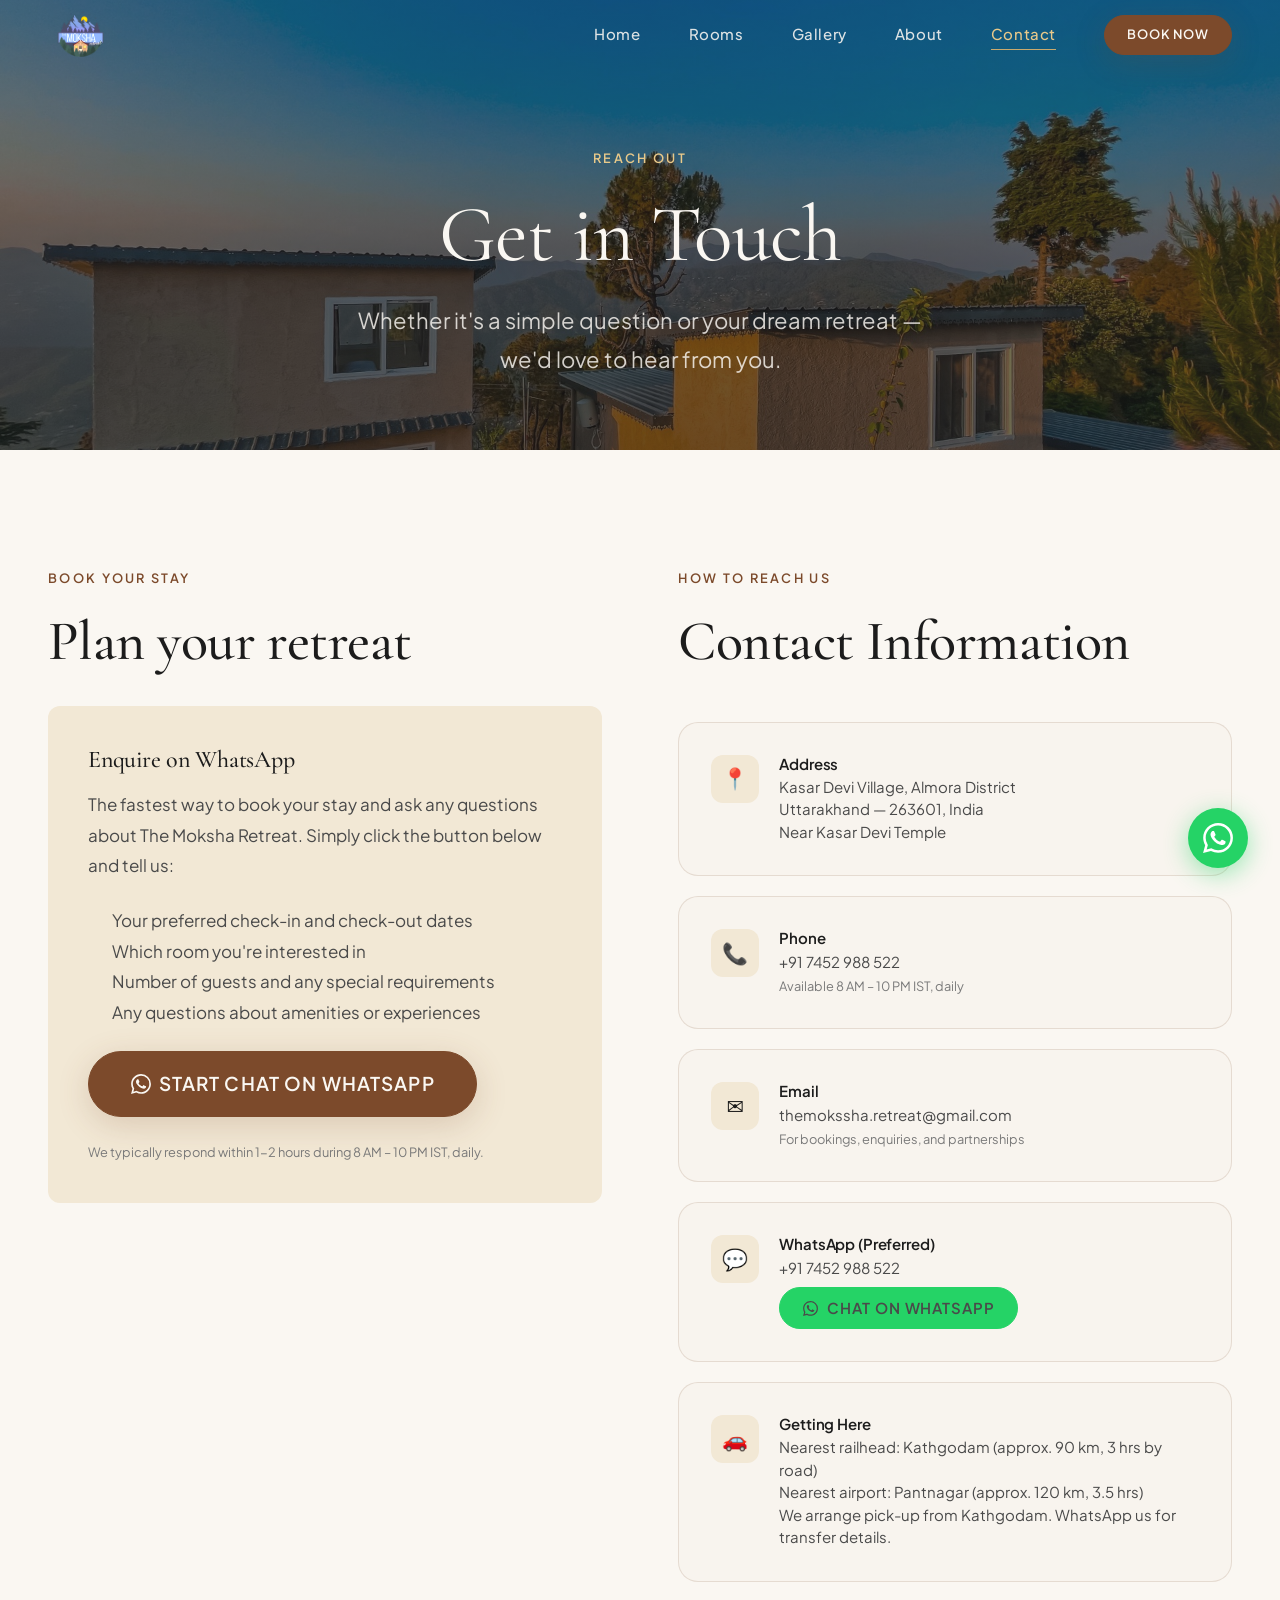
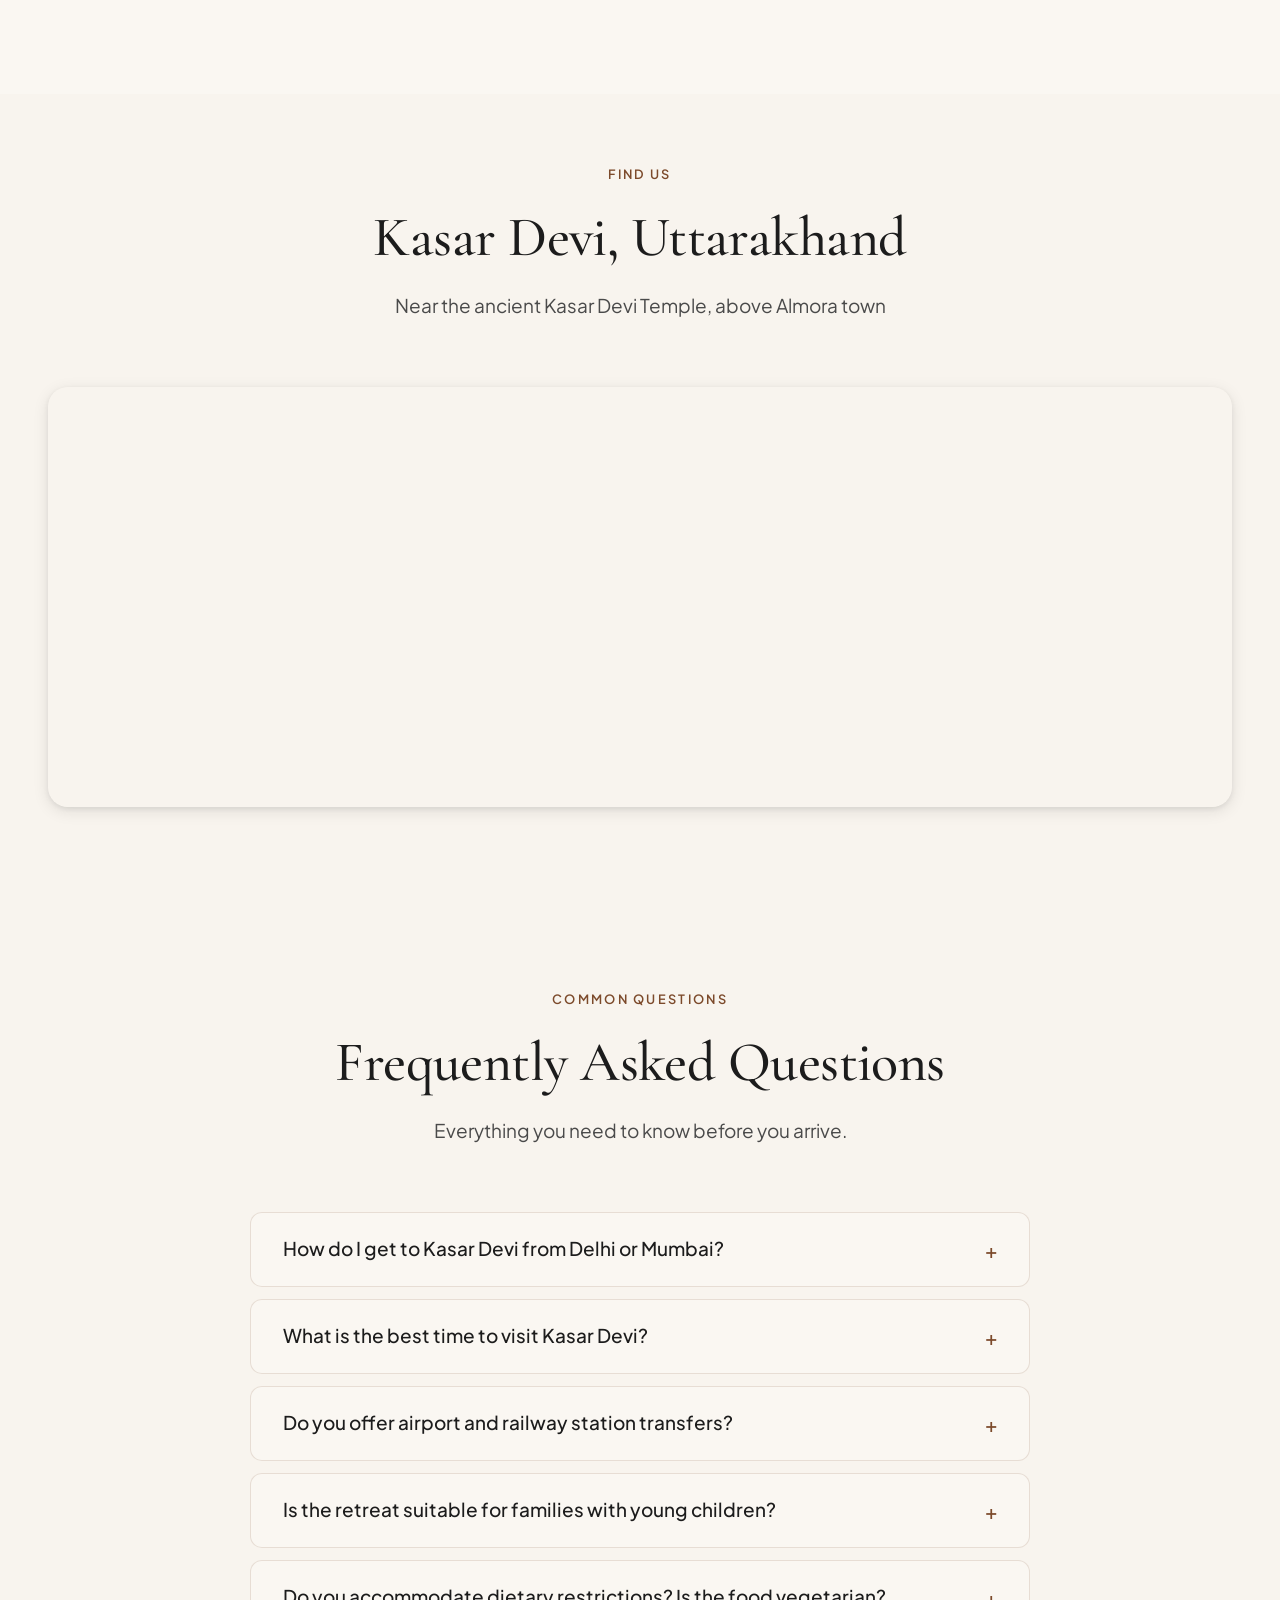
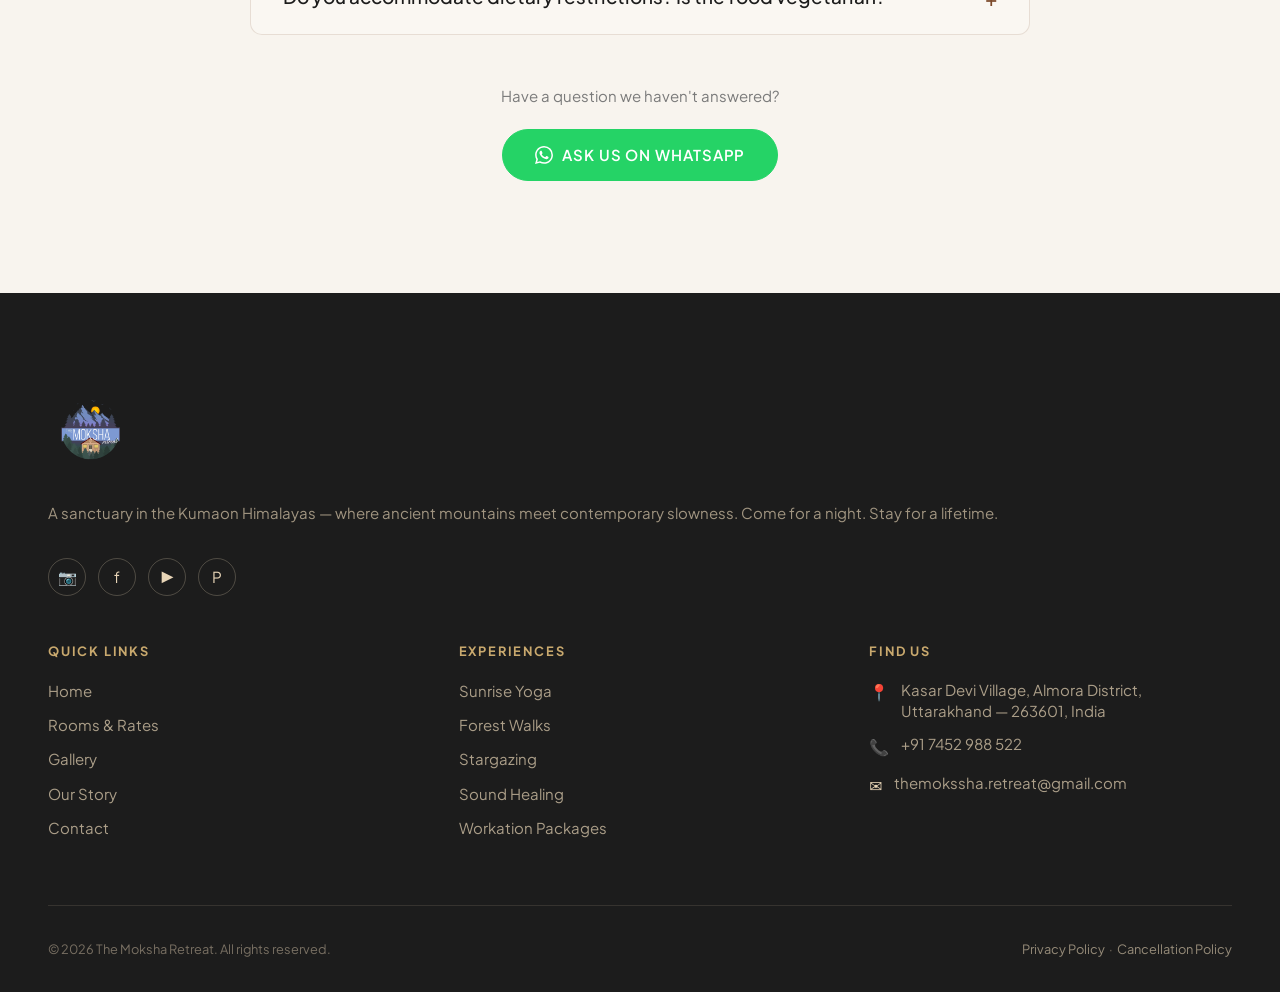
<file: contact.html>
<!DOCTYPE html>
<html lang="en">
<head>
  <meta charset="UTF-8" />
  <meta name="viewport" content="width=device-width, initial-scale=1.0" />
  <meta name="robots" content="index, follow" />
  <title>Contact &amp; Bookings — The Moksha Retreat, Kasar Devi</title>
  <meta name="description" content="Get in touch with The Moksha Retreat, Kasar Devi. Book a room, ask about experiences, or plan your workation. Call +91-88599-85999 or WhatsApp us." />
  <meta name="keywords" content="Moksha Retreat contact, book Kasar Devi hotel, Uttarakhand retreat booking, contact boutique hotel India" />
  <link rel="canonical" href="https://www.themoksharetreat.com/contact.html" />
  <meta property="og:title" content="Contact &amp; Bookings — The Moksha Retreat" />
  <meta property="og:description" content="Book your stay or ask us anything. We are always happy to hear from you." />
  <meta property="og:image" content="assets/property/exterior-1.jpg" />
  <meta property="og:url" content="https://www.themoksharetreat.com/contact.html" />
  <meta property="og:type" content="website" />
  <meta name="twitter:card" content="summary_large_image" />
  <link rel="preconnect" href="https://fonts.googleapis.com" />
  <link rel="preconnect" href="https://fonts.gstatic.com" crossorigin />
  <link href="https://fonts.googleapis.com/css2?family=Cormorant+Garamond:ital,wght@0,300;0,400;0,500;0,600;0,700;1,300;1,400;1,500;1,600&family=Plus+Jakarta+Sans:wght@300;400;500;600;700&display=swap" rel="stylesheet" />
  <link rel="stylesheet" href="css/base.css" />
  <link rel="stylesheet" href="css/components.css" />
  <link rel="stylesheet" href="css/animations.css" />
</head>
<body>

  <!-- NAVBAR -->
  <nav class="navbar" id="navbar">
    <div class="navbar-inner">
      <a href="index.html" class="nav-logo"><img src="assets/logo.png" alt="The Moksha Retreat" class="nav-logo-img" /></a>
      <div class="nav-links">
        <a href="index.html"   class="nav-link">Home</a>
        <a href="rooms.html"   class="nav-link">Rooms</a>
        <a href="gallery.html" class="nav-link">Gallery</a>
        <a href="about.html"   class="nav-link">About</a>
        <a href="contact.html" class="nav-link active">Contact</a>
        <a href="contact.html" class="btn btn-primary btn-sm">Book Now</a>
      </div>
      <button class="hamburger" aria-label="Toggle menu" aria-expanded="false" aria-controls="mobile-nav">
        <span></span><span></span><span></span>
      </button>
    </div>
  </nav>

  <!-- MOBILE NAV -->
  <div class="mobile-nav" id="mobile-nav" role="dialog" aria-label="Mobile navigation">
    <a href="index.html"   class="nav-link">Home</a>
    <a href="rooms.html"   class="nav-link">Rooms</a>
    <a href="gallery.html" class="nav-link">Gallery</a>
    <a href="about.html"   class="nav-link">About</a>
    <a href="contact.html" class="nav-link active">Contact</a>
    <a href="https://wa.me/917452988522?text=Hello!%20I%27m%20interested%20in%20booking%20at%20The%20Moksha%20Retreat%2C%20Kasar%20Devi" target="_blank" class="btn btn-primary">Book on WhatsApp</a>
  </div>

  <!-- PAGE HERO -->
  <header class="page-hero page-hero--md">
    <div class="page-hero-bg">
      <img
        src="assets/property/exterior-1.jpg"
        alt="Mountain tea and coffee with Himalayan panorama"
        fetchpriority="high"
      />
    </div>
    <div class="page-hero-content">
      <span class="section-label section-label--light">Reach Out</span>
      <h1>Get in Touch</h1>
      <p>Whether it's a simple question or your dream retreat — we'd love to hear from you.</p>
    </div>
  </header>

  <!-- CONTACT SECTION -->
  <section class="section contact-section">
    <div class="container">
      <div class="contact-grid">

        <!-- CONTACT CTA -->
        <div class="reveal-left">
          <span class="section-label">Book Your Stay</span>
          <h2 style="margin-bottom: var(--space-lg);">Plan your retreat</h2>

          <div class="contact-cta-box" style="padding: 2.5rem; background: var(--sand-light); border-radius: 12px; margin-bottom: 2rem;">
            <h3 style="font-family: var(--font-serif); font-size: 1.5rem; color: var(--charcoal); margin-bottom: 1rem;">Enquire on WhatsApp</h3>
            <p style="color: var(--text-secondary); margin-bottom: 1.5rem; line-height: 1.8;">
              The fastest way to book your stay and ask any questions about The Moksha Retreat. Simply click the button below and tell us:
            </p>
            <ul style="color: var(--text-secondary); margin-bottom: 1.5rem; line-height: 1.8; padding-left: 1.5rem;">
              <li>Your preferred check-in and check-out dates</li>
              <li>Which room you're interested in</li>
              <li>Number of guests and any special requirements</li>
              <li>Any questions about amenities or experiences</li>
            </ul>
            <a
              href="https://wa.me/917452988522?text=Hello!%20I%27m%20interested%20in%20booking%20at%20The%20Moksha%20Retreat.%20Please%20share%20available%20dates%20and%20room%20options."
              class="btn btn-primary btn-lg"
              target="_blank"
              rel="noopener"
              style="display: inline-flex; align-items: center; gap: 0.5rem;"
            >
              <svg width="20" height="20" viewBox="0 0 24 24" fill="currentColor"><path d="M17.472 14.382c-.297-.149-1.758-.867-2.03-.967-.273-.099-.471-.148-.67.15-.197.297-.767.966-.94 1.164-.173.199-.347.223-.644.075-.297-.15-1.255-.463-2.39-1.475-.883-.788-1.48-1.761-1.653-2.059-.173-.297-.018-.458.13-.606.134-.133.298-.347.446-.52.149-.174.198-.298.298-.497.099-.198.05-.371-.025-.52-.075-.149-.669-1.612-.916-2.207-.242-.579-.487-.5-.669-.51-.173-.008-.371-.01-.57-.01-.198 0-.52.074-.792.372-.272.297-1.04 1.016-1.04 2.479 0 1.462 1.065 2.875 1.213 3.074.149.198 2.096 3.2 5.077 4.487.709.306 1.262.489 1.694.625.712.227 1.36.195 1.871.118.571-.085 1.758-.719 2.006-1.413.248-.694.248-1.289.173-1.413-.074-.124-.272-.198-.57-.347m-5.421 7.403h-.004a9.87 9.87 0 01-5.031-1.378l-.361-.214-3.741.982.998-3.648-.235-.374a9.86 9.86 0 01-1.51-5.26c.001-5.45 4.436-9.884 9.888-9.884 2.64 0 5.122 1.03 6.988 2.898a9.825 9.825 0 012.893 6.994c-.003 5.45-4.437 9.884-9.885 9.884m8.413-18.297A11.815 11.815 0 0012.05 0C5.495 0 .16 5.335.157 11.892c0 2.096.547 4.142 1.588 5.945L.057 24l6.305-1.654a11.882 11.882 0 005.683 1.448h.005c6.554 0 11.89-5.335 11.893-11.893a11.821 11.821 0 00-3.48-8.413Z"/></svg>
              Start Chat on WhatsApp
            </a>
            <p style="font-size: var(--text-xs); color: var(--text-muted); margin-top: 1.5rem;">
              We typically respond within 1-2 hours during 8 AM – 10 PM IST, daily.
            </p>
          </div>
        </div>

        <!-- CONTACT INFO -->
        <div class="reveal-right">
          <span class="section-label">How to Reach Us</span>
          <h2 style="margin-bottom: var(--space-xl);">Contact Information</h2>

          <div class="contact-info-cards">
            <div class="contact-info-card">
              <div class="contact-icon">📍</div>
              <div>
                <h4>Address</h4>
                <p>Kasar Devi Village, Almora District<br />Uttarakhand — 263601, India<br />Near Kasar Devi Temple</p>
              </div>
            </div>

            <div class="contact-info-card">
              <div class="contact-icon">📞</div>
              <div>
                <h4>Phone</h4>
                <p><a href="tel:+917452988522">+91 7452 988 522</a></p>
                <p style="margin-top: 0.25rem; font-size: var(--text-xs); color: var(--text-muted);">Available 8 AM – 10 PM IST, daily</p>
              </div>
            </div>

            <div class="contact-info-card">
              <div class="contact-icon">✉️</div>
              <div>
                <h4>Email</h4>
                <p><a href="mailto:themokssha.retreat@gmail.com">themokssha.retreat@gmail.com</a></p>
                <p style="margin-top: 0.25rem; font-size: var(--text-xs); color: var(--text-muted);">For bookings, enquiries, and partnerships</p>
              </div>
            </div>

            <div class="contact-info-card">
              <div class="contact-icon">💬</div>
              <div>
                <h4>WhatsApp (Preferred)</h4>
                <p>
                  <a
                    href="https://wa.me/917452988522?text=Hello!%20I%27m%20interested%20in%20booking%20at%20The%20Moksha%20Retreat%2C%20Kasar%20Devi"
                    target="_blank"
                    rel="noopener"
                  >+91 7452 988 522</a>
                </p>
                <p style="margin-top: 0.5rem;">
                  <a
                    href="https://wa.me/917452988522?text=Hello!%20I%27m%20interested%20in%20booking%20at%20The%20Moksha%20Retreat%2C%20Kasar%20Devi"
                    class="btn btn-whatsapp btn-sm"
                    target="_blank"
                    rel="noopener"
                  >
                    <svg width="15" height="15" viewBox="0 0 24 24" fill="currentColor"><path d="M17.472 14.382c-.297-.149-1.758-.867-2.03-.967-.273-.099-.471-.148-.67.15-.197.297-.767.966-.94 1.164-.173.199-.347.223-.644.075-.297-.15-1.255-.463-2.39-1.475-.883-.788-1.48-1.761-1.653-2.059-.173-.297-.018-.458.13-.606.134-.133.298-.347.446-.52.149-.174.198-.298.298-.497.099-.198.05-.371-.025-.52-.075-.149-.669-1.612-.916-2.207-.242-.579-.487-.5-.669-.51-.173-.008-.371-.01-.57-.01-.198 0-.52.074-.792.372-.272.297-1.04 1.016-1.04 2.479 0 1.462 1.065 2.875 1.213 3.074.149.198 2.096 3.2 5.077 4.487.709.306 1.262.489 1.694.625.712.227 1.36.195 1.871.118.571-.085 1.758-.719 2.006-1.413.248-.694.248-1.289.173-1.413-.074-.124-.272-.198-.57-.347m-5.421 7.403h-.004a9.87 9.87 0 01-5.031-1.378l-.361-.214-3.741.982.998-3.648-.235-.374a9.86 9.86 0 01-1.51-5.26c.001-5.45 4.436-9.884 9.888-9.884 2.64 0 5.122 1.03 6.988 2.898a9.825 9.825 0 012.893 6.994c-.003 5.45-4.437 9.884-9.885 9.884m8.413-18.297A11.815 11.815 0 0012.05 0C5.495 0 .16 5.335.157 11.892c0 2.096.547 4.142 1.588 5.945L.057 24l6.305-1.654a11.882 11.882 0 005.683 1.448h.005c6.554 0 11.89-5.335 11.893-11.893a11.821 11.821 0 00-3.48-8.413Z"/></svg>
                    Chat on WhatsApp
                  </a>
                </p>
              </div>
            </div>

            <div class="contact-info-card">
              <div class="contact-icon">🚗</div>
              <div>
                <h4>Getting Here</h4>
                <p>Nearest railhead: Kathgodam (approx. 90 km, 3 hrs by road)<br />Nearest airport: Pantnagar (approx. 120 km, 3.5 hrs)<br />We arrange pick-up from Kathgodam. WhatsApp us for transfer details.</p>
              </div>
            </div>
          </div>
        </div>
      </div>
    </div>
  </section>

  <!-- GOOGLE MAPS -->
  <section class="section--sm bg-warm-white">
    <div class="container">
      <div class="section-heading reveal">
        <span class="section-label">Find Us</span>
        <h2>Kasar Devi, Uttarakhand</h2>
        <p>Near the ancient Kasar Devi Temple, above Almora town</p>
      </div>
      <div class="map-container reveal">
        <iframe
          src="https://maps.google.com/maps?q=Moksha+Retreat+Kasar+Devi+Almora+Uttarakhand&t=&z=15&ie=UTF8&iwloc=&output=embed"
          width="100%"
          height="420"
          style="border:0;"
          allowfullscreen=""
          loading="lazy"
          referrerpolicy="no-referrer-when-downgrade"
          title="The Moksha Retreat — Kasar Devi, Uttarakhand on Google Maps"
        ></iframe>
      </div>
    </div>
  </section>

  <!-- FAQ SECTION -->
  <section class="section faq-section">
    <div class="container">
      <div class="section-heading reveal">
        <span class="section-label">Common Questions</span>
        <h2>Frequently Asked Questions</h2>
        <p>Everything you need to know before you arrive.</p>
      </div>

      <div class="faq-list">

        <div class="faq-item">
          <button class="faq-question">
            How do I get to Kasar Devi from Delhi or Mumbai?
            <span class="faq-icon">+</span>
          </button>
          <div class="faq-answer">
            <div class="faq-answer-inner">
              <p>From Delhi: Take an overnight train to Kathgodam (Shatabdi / Ranikhet Express), then a 3-hour cab/shared taxi to Kasar Devi village, which sits 7km above the town of Almora. The full journey from Delhi takes approximately 10-12 hours door to door. We can arrange a private cab from Kathgodam. WhatsApp us for pricing and availability.</p>
              <p style="margin-top: 0.75rem;">From Mumbai: Fly to Pantnagar airport (1.5 hrs), then cab to Moksha (approximately 3.5 hours). Alternatively, fly to Delhi and take the overnight train.</p>
              <p style="margin-top: 0.75rem;">If you're driving, the Google Maps route via NH9 from Delhi through Rampur is the most scenic — approximately 350km, 8-9 hours.</p>
            </div>
          </div>
        </div>

        <div class="faq-item">
          <button class="faq-question">
            What is the best time to visit Kasar Devi?
            <span class="faq-icon">+</span>
          </button>
          <div class="faq-answer">
            <div class="faq-answer-inner">
              <p>Kasar Devi is beautiful year-round, but each season offers a distinct experience:</p>
              <p style="margin-top: 0.5rem;"><strong>Spring (March–May):</strong> Rhododendrons in bloom, clear mountain views, mild temperatures. Peak season for the retreat.</p>
              <p style="margin-top: 0.5rem;"><strong>Monsoon (July–September):</strong> Dramatic clouds and mist, lush green forest, occasional rain. The most atmospheric time. Some treks become inaccessible.</p>
              <p style="margin-top: 0.5rem;"><strong>Autumn (October–November):</strong> Crystal-clear mountain views, golden light, harvest season. Many guests' favourite time.</p>
              <p style="margin-top: 0.5rem;"><strong>Winter (December–February):</strong> Cold nights (0°C to -5°C), occasional snowfall, fireplaces lit every evening. Magical and very quiet.</p>
            </div>
          </div>
        </div>

        <div class="faq-item">
          <button class="faq-question">
            Do you offer airport and railway station transfers?
            <span class="faq-icon">+</span>
          </button>
          <div class="faq-answer">
            <div class="faq-answer-inner">
              <p>Yes! We arrange private cab transfers from the following points:</p>
              <p style="margin-top: 0.5rem;"><strong>Kathgodam Railway Station</strong> to Moksha Retreat</p>
              <p style="margin-top: 0.5rem;"><strong>Pantnagar Airport</strong> to Moksha Retreat</p>
              <p style="margin-top: 0.5rem;"><strong>Almora Bus Stand</strong> to Moksha Retreat (7km, 20 mins)</p>
              <p style="margin-top: 0.5rem;">WhatsApp us to arrange transfers and get pricing based on your needs. Please provide your travel details at least 48 hours before arrival.</p>
            </div>
          </div>
        </div>

        <div class="faq-item">
          <button class="faq-question">
            Is the retreat suitable for families with young children?
            <span class="faq-icon">+</span>
          </button>
          <div class="faq-answer">
            <div class="faq-answer-inner">
              <p>We welcome children above the age of 7. The property has outdoor spaces, a garden, and is surrounded by safe forest trails. Children generally have a wonderful time here — collecting pine cones, watching Himalayan birds, and helping in the herb garden.</p>
              <p style="margin-top: 0.75rem;">However, please note that Moksha is designed as a mindful, quiet retreat. We ask that families be mindful of quiet hours (10 PM to 7 AM) and the meditative atmosphere we cultivate, especially in the yoga and wellness spaces.</p>
              <p style="margin-top: 0.75rem;">If you're travelling with very young children (under 7), please contact us first so we can discuss whether the property is a right fit for your family's needs.</p>
            </div>
          </div>
        </div>

        <div class="faq-item">
          <button class="faq-question">
            Do you accommodate dietary restrictions? Is the food vegetarian?
            <span class="faq-icon">+</span>
          </button>
          <div class="faq-answer">
            <div class="faq-answer-inner">
              <p>Our kitchen is primarily vegetarian — rooted in the Kumaoni hill tradition of wholesome, plant-forward cooking. Our breakfast is fully vegetarian and includes local specialties: mandua (finger millet) rotis, bhatt ki churkani (black soybean dal), seasonal preserves, local honey, and fresh chai.</p>
              <p style="margin-top: 0.75rem;">For dinner (available as an add-on), we can accommodate vegan, gluten-free, and most allergy-related dietary requirements with advance notice. Please mention your requirements when making a booking inquiry.</p>
              <p style="margin-top: 0.75rem;">We do not serve beef or pork at the property. Eggs are available on request. We are happy to make eggs in any style for breakfast.</p>
            </div>
          </div>
        </div>

      </div>

      <div class="text-center mt-xl reveal">
        <p style="color: var(--text-muted); font-size: var(--text-sm); margin-bottom: var(--space-md);">Have a question we haven't answered?</p>
        <a
          href="https://wa.me/917452988522?text=Hello!%20I%20have%20a%20question%20about%20The%20Moksha%20Retreat."
          class="btn btn-whatsapp"
          target="_blank"
          rel="noopener"
        >
          <svg width="18" height="18" viewBox="0 0 24 24" fill="currentColor"><path d="M17.472 14.382c-.297-.149-1.758-.867-2.03-.967-.273-.099-.471-.148-.67.15-.197.297-.767.966-.94 1.164-.173.199-.347.223-.644.075-.297-.15-1.255-.463-2.39-1.475-.883-.788-1.48-1.761-1.653-2.059-.173-.297-.018-.458.13-.606.134-.133.298-.347.446-.52.149-.174.198-.298.298-.497.099-.198.05-.371-.025-.52-.075-.149-.669-1.612-.916-2.207-.242-.579-.487-.5-.669-.51-.173-.008-.371-.01-.57-.01-.198 0-.52.074-.792.372-.272.297-1.04 1.016-1.04 2.479 0 1.462 1.065 2.875 1.213 3.074.149.198 2.096 3.2 5.077 4.487.709.306 1.262.489 1.694.625.712.227 1.36.195 1.871.118.571-.085 1.758-.719 2.006-1.413.248-.694.248-1.289.173-1.413-.074-.124-.272-.198-.57-.347m-5.421 7.403h-.004a9.87 9.87 0 01-5.031-1.378l-.361-.214-3.741.982.998-3.648-.235-.374a9.86 9.86 0 01-1.51-5.26c.001-5.45 4.436-9.884 9.888-9.884 2.64 0 5.122 1.03 6.988 2.898a9.825 9.825 0 012.893 6.994c-.003 5.45-4.437 9.884-9.885 9.884m8.413-18.297A11.815 11.815 0 0012.05 0C5.495 0 .16 5.335.157 11.892c0 2.096.547 4.142 1.588 5.945L.057 24l6.305-1.654a11.882 11.882 0 005.683 1.448h.005c6.554 0 11.89-5.335 11.893-11.893a11.821 11.821 0 00-3.48-8.413Z"/></svg>
          Ask us on WhatsApp
        </a>
      </div>
    </div>
  </section>

  <!-- FOOTER -->
  <footer class="footer">
    <div class="container">
      <div class="footer-grid">
        <div class="footer-brand">
          <a href="index.html" class="nav-logo"><img src="assets/logo.png" alt="The Moksha Retreat" class="nav-logo-img" /></a>
          <p class="footer-tagline">A sanctuary in the Kumaon Himalayas — where ancient mountains meet contemporary slowness. Come for a night. Stay for a lifetime.</p>
          <div class="footer-socials">
            <a href="#" class="social-link" aria-label="Instagram">📷</a>
            <a href="#" class="social-link" aria-label="Facebook">f</a>
            <a href="#" class="social-link" aria-label="YouTube">▶</a>
            <a href="#" class="social-link" aria-label="Pinterest">P</a>
          </div>
        </div>
        <div class="footer-col">
          <h4>Quick Links</h4>
          <nav class="footer-links">
            <a href="index.html">Home</a>
            <a href="rooms.html">Rooms &amp; Rates</a>
            <a href="gallery.html">Gallery</a>
            <a href="about.html">Our Story</a>
            <a href="contact.html">Contact</a>
          </nav>
        </div>
        <div class="footer-col">
          <h4>Experiences</h4>
          <nav class="footer-links">
            <a href="about.html">Sunrise Yoga</a>
            <a href="about.html">Forest Walks</a>
            <a href="about.html">Stargazing</a>
            <a href="about.html">Sound Healing</a>
            <a href="contact.html">Workation Packages</a>
          </nav>
        </div>
        <div class="footer-col">
          <h4>Find Us</h4>
          <div class="footer-contact-item">
            <span>📍</span>
            <p>Kasar Devi Village, Almora District,<br />Uttarakhand — 263601, India</p>
          </div>
          <div class="footer-contact-item">
            <span>📞</span>
            <a href="tel:+917452988522">+91 7452 988 522</a>
          </div>
          <div class="footer-contact-item">
            <span>✉️</span>
            <a href="mailto:themokssha.retreat@gmail.com">themokssha.retreat@gmail.com</a>
          </div>
        </div>
      </div>
      <div class="footer-bottom">
        <p>© <span class="js-year"></span> The Moksha Retreat. All rights reserved.</p>
        <p><a href="#">Privacy Policy</a> &nbsp;·&nbsp; <a href="#">Cancellation Policy</a></p>
      </div>
    </div>
  </footer>

  <!-- WHATSAPP FAB -->
  <a href="https://wa.me/917452988522?text=Hello!%20I%27m%20interested%20in%20booking%20at%20The%20Moksha%20Retreat%2C%20Kasar%20Devi" class="whatsapp-fab" target="_blank" rel="noopener noreferrer" aria-label="Chat on WhatsApp">
    <span class="whatsapp-tooltip">Chat with us!</span>
    <svg viewBox="0 0 24 24" xmlns="http://www.w3.org/2000/svg"><path d="M17.472 14.382c-.297-.149-1.758-.867-2.03-.967-.273-.099-.471-.148-.67.15-.197.297-.767.966-.94 1.164-.173.199-.347.223-.644.075-.297-.15-1.255-.463-2.39-1.475-.883-.788-1.48-1.761-1.653-2.059-.173-.297-.018-.458.13-.606.134-.133.298-.347.446-.52.149-.174.198-.298.298-.497.099-.198.05-.371-.025-.52-.075-.149-.669-1.612-.916-2.207-.242-.579-.487-.5-.669-.51-.173-.008-.371-.01-.57-.01-.198 0-.52.074-.792.372-.272.297-1.04 1.016-1.04 2.479 0 1.462 1.065 2.875 1.213 3.074.149.198 2.096 3.2 5.077 4.487.709.306 1.262.489 1.694.625.712.227 1.36.195 1.871.118.571-.085 1.758-.719 2.006-1.413.248-.694.248-1.289.173-1.413-.074-.124-.272-.198-.57-.347m-5.421 7.403h-.004a9.87 9.87 0 01-5.031-1.378l-.361-.214-3.741.982.998-3.648-.235-.374a9.86 9.86 0 01-1.51-5.26c.001-5.45 4.436-9.884 9.888-9.884 2.64 0 5.122 1.03 6.988 2.898a9.825 9.825 0 012.893 6.994c-.003 5.45-4.437 9.884-9.885 9.884m8.413-18.297A11.815 11.815 0 0012.05 0C5.495 0 .16 5.335.157 11.892c0 2.096.547 4.142 1.588 5.945L.057 24l6.305-1.654a11.882 11.882 0 005.683 1.448h.005c6.554 0 11.89-5.335 11.893-11.893a11.821 11.821 0 00-3.48-8.413Z"/></svg>
  </a>

  <script src="js/animations.js"></script>
  <script src="js/main.js"></script>
</body>
</html>
</file>
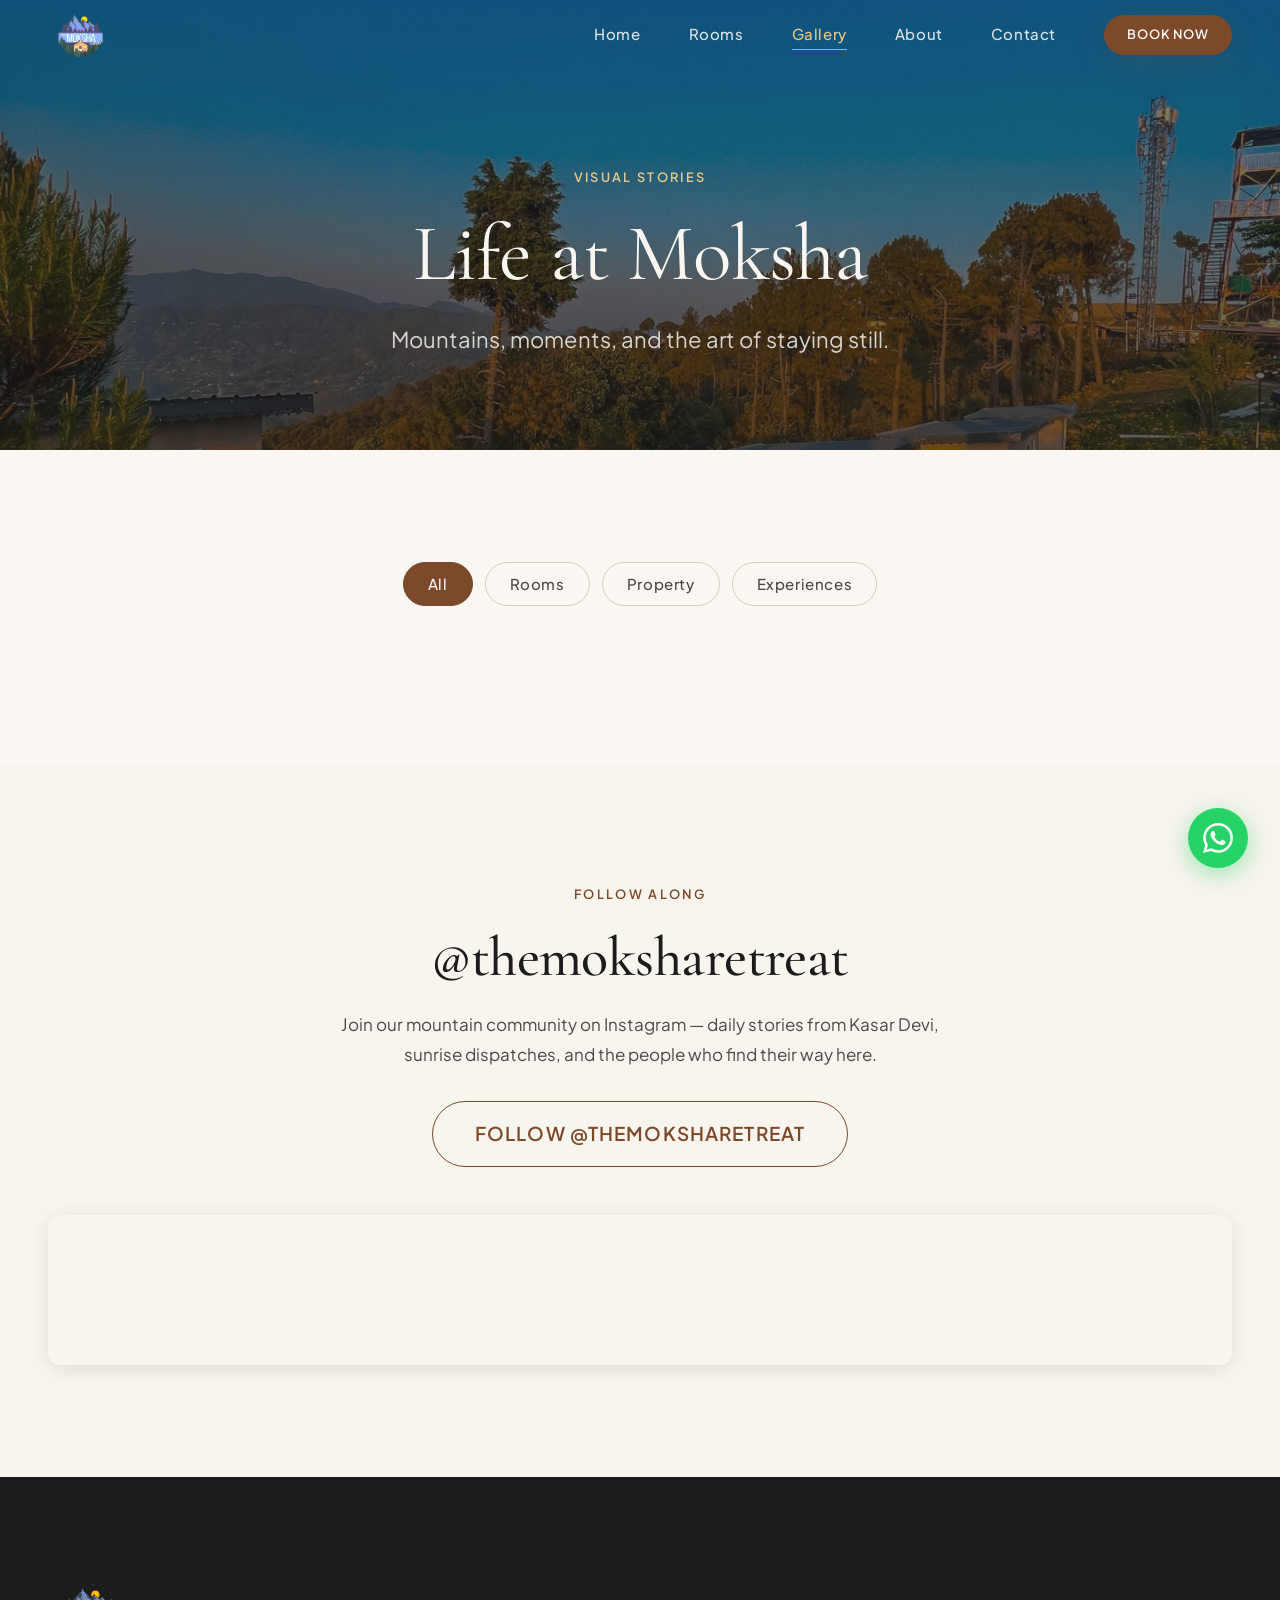
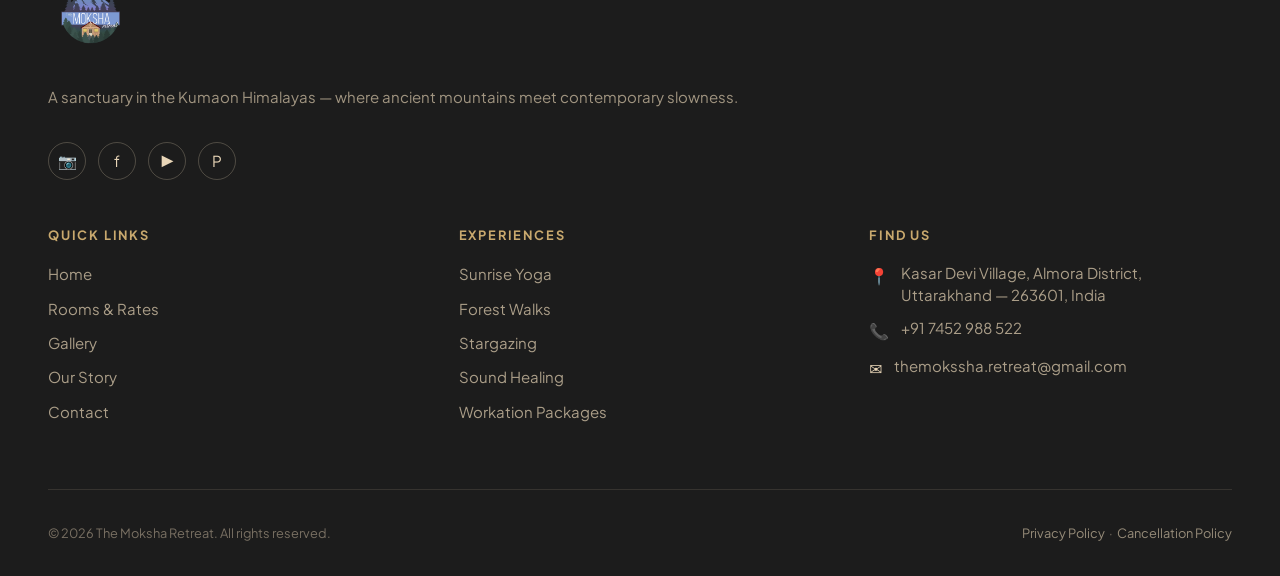
<file: gallery.html>
<!DOCTYPE html>
<html lang="en">
<head>
  <meta charset="UTF-8" />
  <meta name="viewport" content="width=device-width, initial-scale=1.0" />
  <meta name="robots" content="index, follow" />
  <title>Gallery — Life at Moksha Retreat, Kasar Devi</title>
  <meta name="description" content="Browse photos of The Moksha Retreat — rooms, mountain views, experiences, and food. Kasar Devi, Uttarakhand's most beautiful boutique hotel." />
  <meta name="keywords" content="Moksha Retreat gallery, Kasar Devi photos, Himalayan hotel photos, boutique hotel gallery India" />
  <link rel="canonical" href="https://www.themoksharetreat.com/gallery.html" />
  <meta property="og:title" content="Gallery — Life at Moksha Retreat" />
  <meta property="og:description" content="A visual journey through Kasar Devi and The Moksha Retreat." />
  <meta property="og:image" content="assets/gallery/g4.jpg" />
  <meta property="og:url" content="https://www.themoksharetreat.com/gallery.html" />
  <meta property="og:type" content="website" />
  <meta name="twitter:card" content="summary_large_image" />
  <link rel="preconnect" href="https://fonts.googleapis.com" />
  <link rel="preconnect" href="https://fonts.gstatic.com" crossorigin />
  <link href="https://fonts.googleapis.com/css2?family=Cormorant+Garamond:ital,wght@0,300;0,400;0,500;0,600;0,700;1,300;1,400;1,500;1,600&family=Plus+Jakarta+Sans:wght@300;400;500;600;700&display=swap" rel="stylesheet" />
  <link rel="stylesheet" href="css/base.css" />
  <link rel="stylesheet" href="css/components.css" />
  <link rel="stylesheet" href="css/animations.css" />
</head>
<body>

  <!-- NAVBAR -->
  <nav class="navbar" id="navbar">
    <div class="navbar-inner">
      <a href="index.html" class="nav-logo"><img src="assets/logo.png" alt="The Moksha Retreat" class="nav-logo-img" /></a>
      <div class="nav-links">
        <a href="index.html"   class="nav-link">Home</a>
        <a href="rooms.html"   class="nav-link">Rooms</a>
        <a href="gallery.html" class="nav-link active">Gallery</a>
        <a href="about.html"   class="nav-link">About</a>
        <a href="contact.html" class="nav-link">Contact</a>
        <a href="contact.html" class="btn btn-primary btn-sm">Book Now</a>
      </div>
      <button class="hamburger" aria-label="Toggle menu" aria-expanded="false" aria-controls="mobile-nav">
        <span></span><span></span><span></span>
      </button>
    </div>
  </nav>

  <!-- MOBILE NAV -->
  <div class="mobile-nav" id="mobile-nav" role="dialog" aria-label="Mobile navigation">
    <a href="index.html"   class="nav-link">Home</a>
    <a href="rooms.html"   class="nav-link">Rooms</a>
    <a href="gallery.html" class="nav-link active">Gallery</a>
    <a href="about.html"   class="nav-link">About</a>
    <a href="contact.html" class="nav-link">Contact</a>
    <a href="https://wa.me/917452988522?text=Hello!%20I%27m%20interested%20in%20booking%20at%20The%20Moksha%20Retreat%2C%20Kasar%20Devi" target="_blank" class="btn btn-primary">Book on WhatsApp</a>
  </div>

  <!-- PAGE HERO -->
  <header class="page-hero page-hero--md">
    <div class="page-hero-bg">
      <img
        src="assets/property/exterior-2.jpg"
        alt="The Moksha Retreat at twilight, Kasar Devi, Uttarakhand"
        fetchpriority="high"
      />
    </div>
    <div class="page-hero-content">
      <span class="section-label section-label--light">Visual Stories</span>
      <h1>Life at Moksha</h1>
      <p>Mountains, moments, and the art of staying still.</p>
    </div>
  </header>

  <!-- GALLERY SECTION -->
  <section class="section">
    <div class="container">

      <!-- Filter Tabs -->
      <div class="gallery-filter-tabs" role="tablist" aria-label="Filter gallery by category">
        <button class="filter-tab active" data-filter="all" role="tab" aria-selected="true">All</button>
        <button class="filter-tab" data-filter="rooms" role="tab" aria-selected="false">Rooms</button>
        <button class="filter-tab" data-filter="property" role="tab" aria-selected="false">Property</button>
        <button class="filter-tab" data-filter="experiences" role="tab" aria-selected="false">Experiences</button>
      </div>

      <!-- Masonry Grid — populated by gallery.js -->
      <div class="gallery-masonry" id="gallery-grid" aria-label="Photo gallery"></div>

    </div>
  </section>

  <!-- INSTAGRAM FEED & CTA -->
  <section class="section bg-warm-white">
    <div class="container">
      <div style="text-align: center; margin-bottom: var(--space-xl);">
        <span class="section-label">Follow Along</span>
        <h2 class="reveal" style="margin-bottom: var(--space-md);">@themoksharetreat</h2>
        <p class="reveal" style="max-width: 620px; margin-inline: auto; margin-bottom: var(--space-lg);">Join our mountain community on Instagram — daily stories from Kasar Devi, sunrise dispatches, and the people who find their way here.</p>
        <a href="https://www.instagram.com/themoksha.retreat/" target="_blank" rel="noopener" class="btn btn-secondary btn-lg reveal">Follow @themoksharetreat</a>
      </div>

      <!-- Instagram Feed Embed -->
      <div style="display: flex; justify-content: center; margin-top: var(--space-xl);">
        <iframe
          src="https://www.instagram.com/themoksha.retreat/embed"
          width="100%"
          max-width="540"
          scrolling="no"
          style="border-radius: 12px; overflow: hidden; box-shadow: 0 4px 20px rgba(0,0,0,0.1);"
          frameborder="0"
          loading="lazy"
          title="The Moksha Retreat Instagram Profile"
        ></iframe>
      </div>
    </div>
  </section>

  <!-- FOOTER -->
  <footer class="footer">
    <div class="container">
      <div class="footer-grid">
        <div class="footer-brand">
          <a href="index.html" class="nav-logo"><img src="assets/logo.png" alt="The Moksha Retreat" class="nav-logo-img" /></a>
          <p class="footer-tagline">A sanctuary in the Kumaon Himalayas — where ancient mountains meet contemporary slowness.</p>
          <div class="footer-socials">
            <a href="#" class="social-link" aria-label="Instagram">📷</a>
            <a href="#" class="social-link" aria-label="Facebook">f</a>
            <a href="#" class="social-link" aria-label="YouTube">▶</a>
            <a href="#" class="social-link" aria-label="Pinterest">P</a>
          </div>
        </div>
        <div class="footer-col">
          <h4>Quick Links</h4>
          <nav class="footer-links">
            <a href="index.html">Home</a>
            <a href="rooms.html">Rooms &amp; Rates</a>
            <a href="gallery.html">Gallery</a>
            <a href="about.html">Our Story</a>
            <a href="contact.html">Contact</a>
          </nav>
        </div>
        <div class="footer-col">
          <h4>Experiences</h4>
          <nav class="footer-links">
            <a href="about.html">Sunrise Yoga</a>
            <a href="about.html">Forest Walks</a>
            <a href="about.html">Stargazing</a>
            <a href="about.html">Sound Healing</a>
            <a href="contact.html">Workation Packages</a>
          </nav>
        </div>
        <div class="footer-col">
          <h4>Find Us</h4>
          <div class="footer-contact-item">
            <span>📍</span>
            <p>Kasar Devi Village, Almora District,<br />Uttarakhand — 263601, India</p>
          </div>
          <div class="footer-contact-item">
            <span>📞</span>
            <a href="tel:+91917452988522">+91 7452 988 522</a>
          </div>
          <div class="footer-contact-item">
            <span>✉️</span>
            <a href="mailto:themokssha.retreat@gmail.com">themokssha.retreat@gmail.com</a>
          </div>
        </div>
      </div>
      <div class="footer-bottom">
        <p>© <span class="js-year"></span> The Moksha Retreat. All rights reserved.</p>
        <p><a href="#">Privacy Policy</a> &nbsp;·&nbsp; <a href="#">Cancellation Policy</a></p>
      </div>
    </div>
  </footer>

  <!-- WHATSAPP FAB -->
  <a href="https://wa.me/91917452988522?text=Hello!%20I%27m%20interested%20in%20booking%20at%20The%20Moksha%20Retreat%2C%20Kasar%20Devi" class="whatsapp-fab" target="_blank" rel="noopener noreferrer" aria-label="Chat on WhatsApp">
    <span class="whatsapp-tooltip">Chat with us!</span>
    <svg viewBox="0 0 24 24" xmlns="http://www.w3.org/2000/svg"><path d="M17.472 14.382c-.297-.149-1.758-.867-2.03-.967-.273-.099-.471-.148-.67.15-.197.297-.767.966-.94 1.164-.173.199-.347.223-.644.075-.297-.15-1.255-.463-2.39-1.475-.883-.788-1.48-1.761-1.653-2.059-.173-.297-.018-.458.13-.606.134-.133.298-.347.446-.52.149-.174.198-.298.298-.497.099-.198.05-.371-.025-.52-.075-.149-.669-1.612-.916-2.207-.242-.579-.487-.5-.669-.51-.173-.008-.371-.01-.57-.01-.198 0-.52.074-.792.372-.272.297-1.04 1.016-1.04 2.479 0 1.462 1.065 2.875 1.213 3.074.149.198 2.096 3.2 5.077 4.487.709.306 1.262.489 1.694.625.712.227 1.36.195 1.871.118.571-.085 1.758-.719 2.006-1.413.248-.694.248-1.289.173-1.413-.074-.124-.272-.198-.57-.347m-5.421 7.403h-.004a9.87 9.87 0 01-5.031-1.378l-.361-.214-3.741.982.998-3.648-.235-.374a9.86 9.86 0 01-1.51-5.26c.001-5.45 4.436-9.884 9.888-9.884 2.64 0 5.122 1.03 6.988 2.898a9.825 9.825 0 012.893 6.994c-.003 5.45-4.437 9.884-9.885 9.884m8.413-18.297A11.815 11.815 0 0012.05 0C5.495 0 .16 5.335.157 11.892c0 2.096.547 4.142 1.588 5.945L.057 24l6.305-1.654a11.882 11.882 0 005.683 1.448h.005c6.554 0 11.89-5.335 11.893-11.893a11.821 11.821 0 00-3.48-8.413Z"/></svg>
  </a>

  <script src="js/animations.js"></script>
  <script src="js/gallery.js"></script>
  <script src="js/main.js"></script>
</body>
</html>
</file>
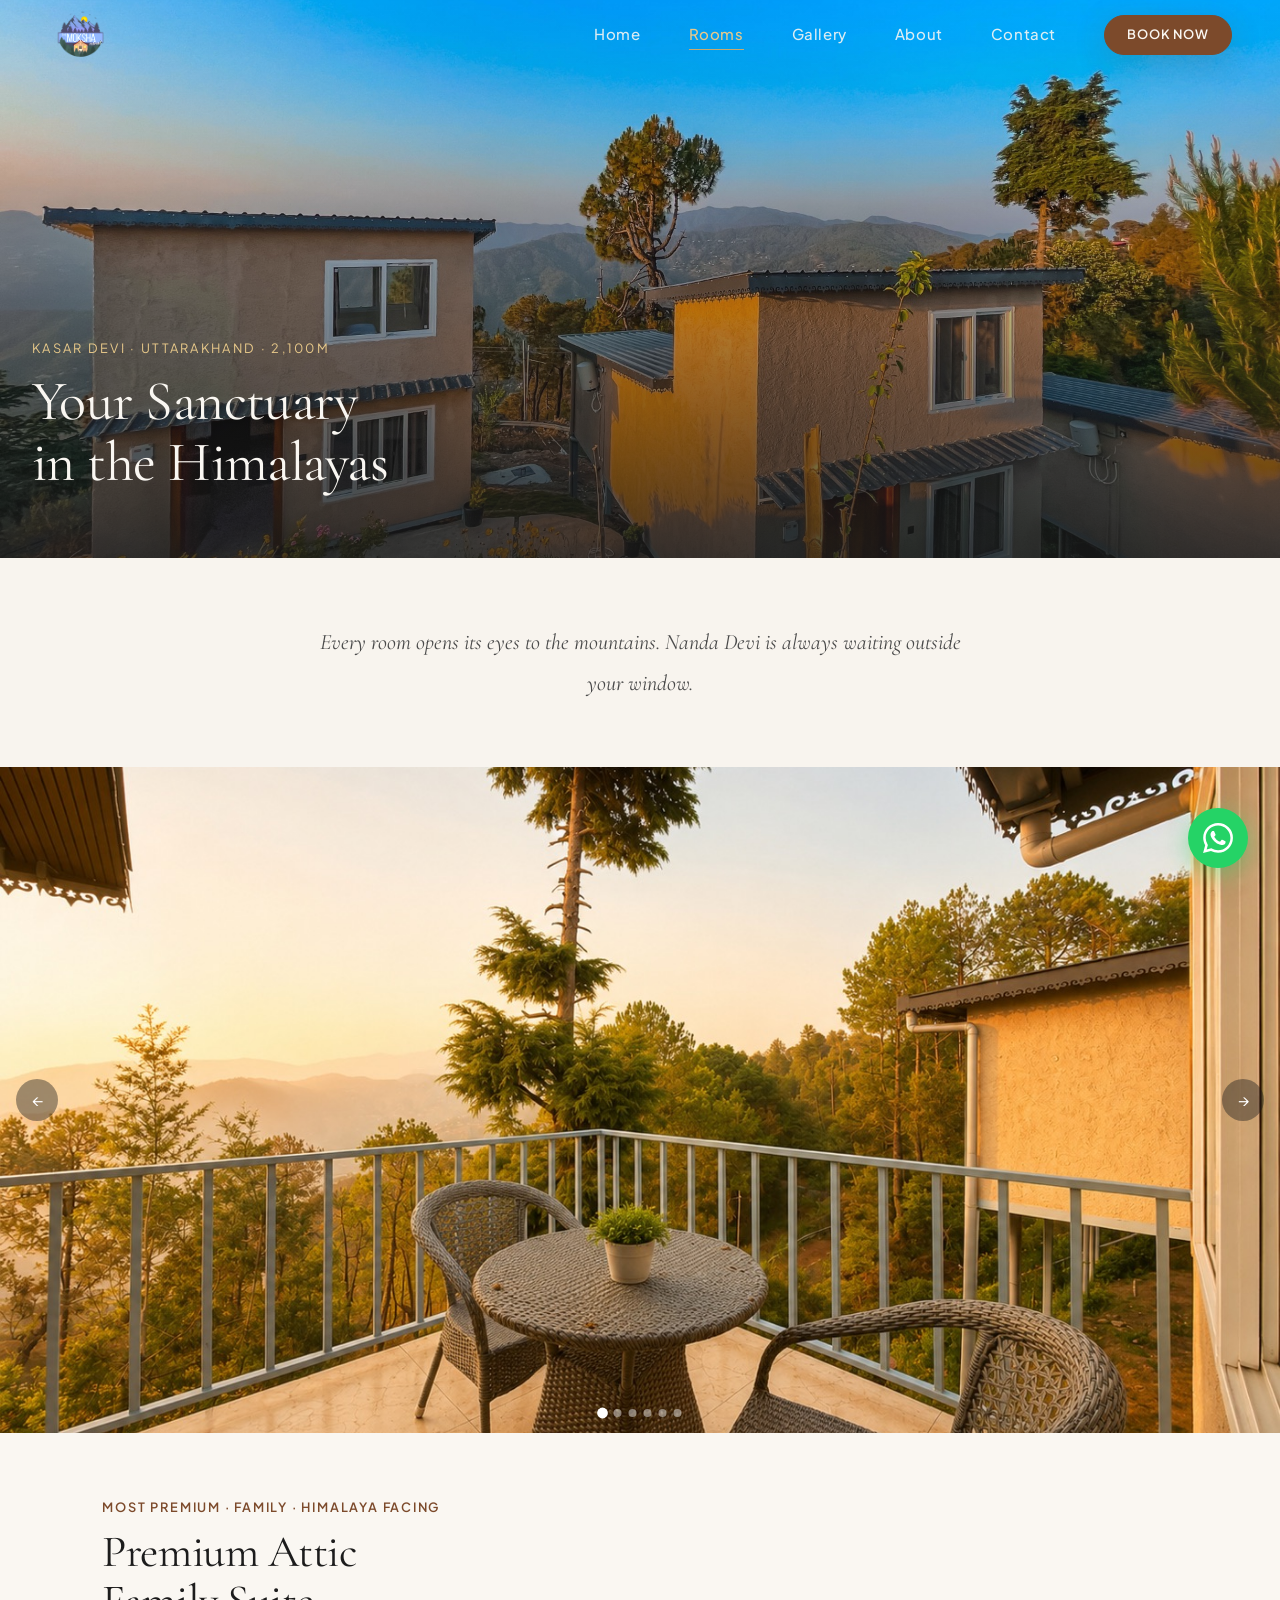
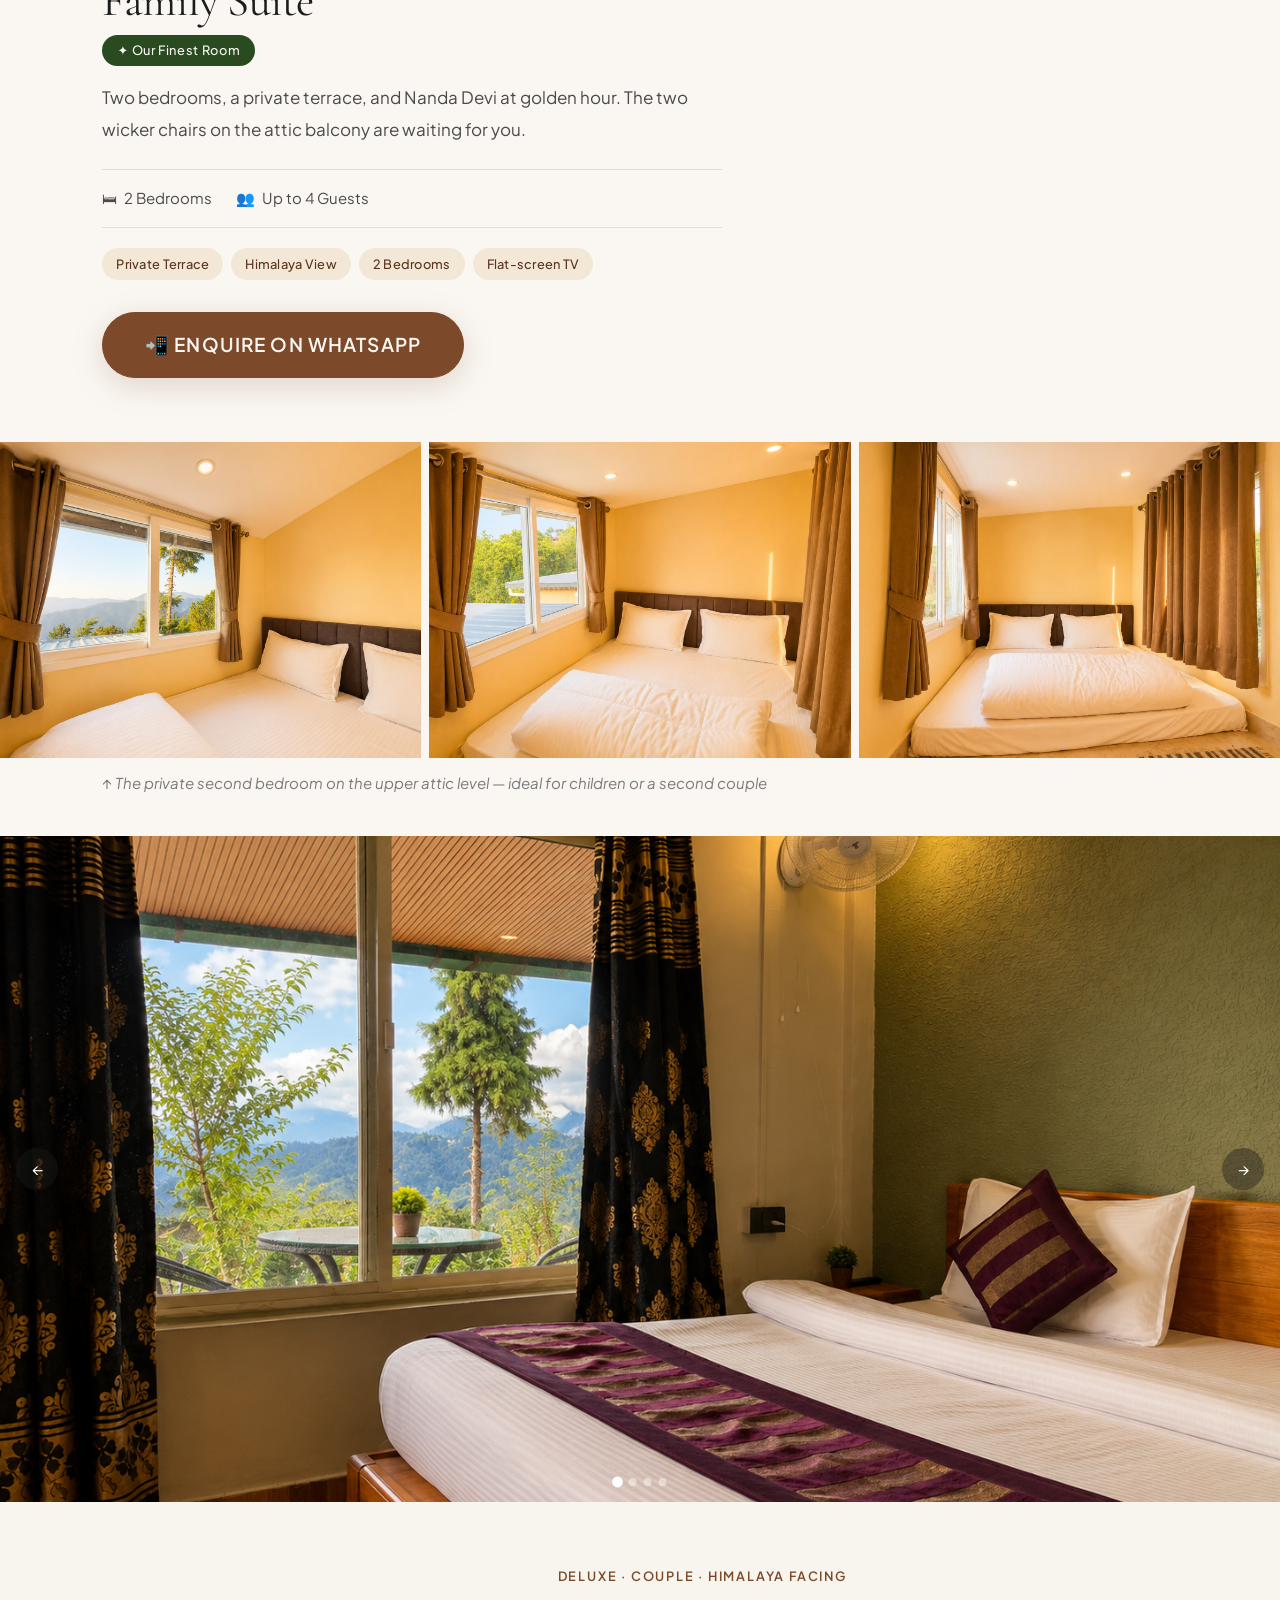
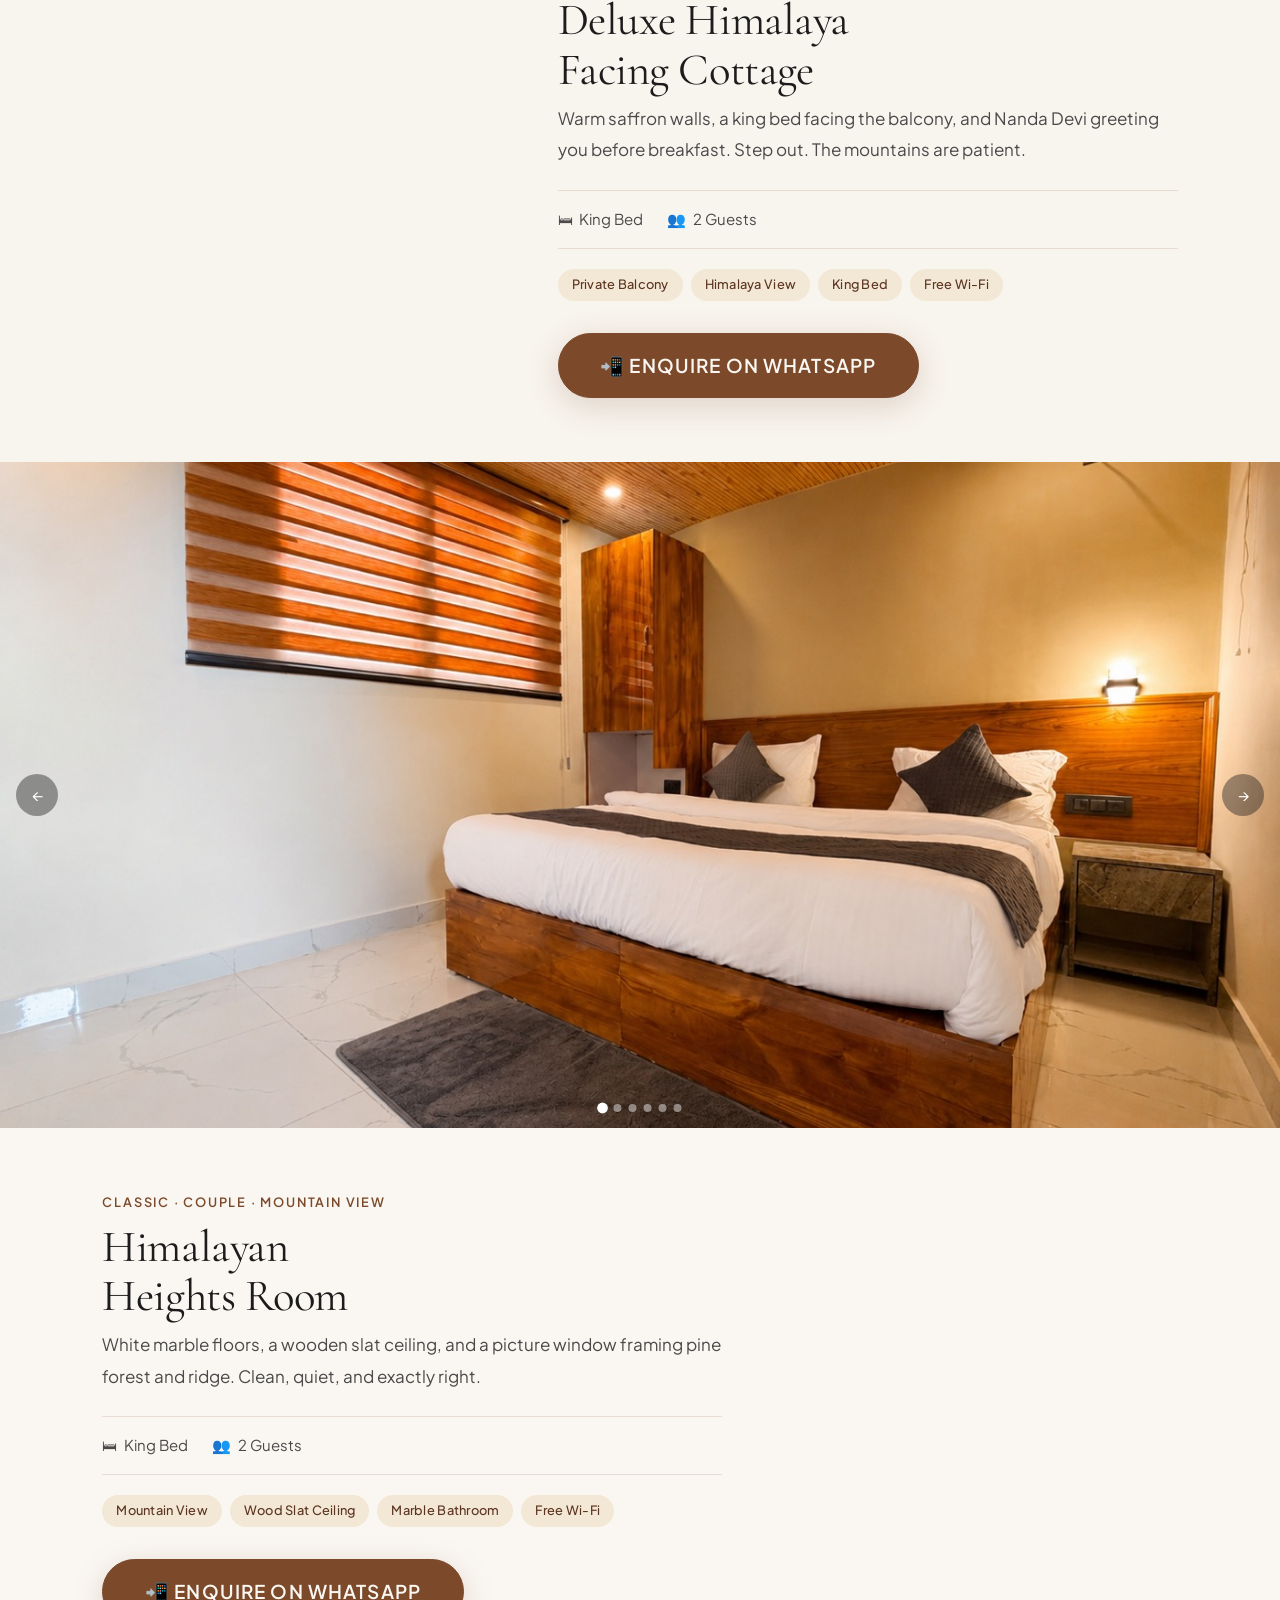
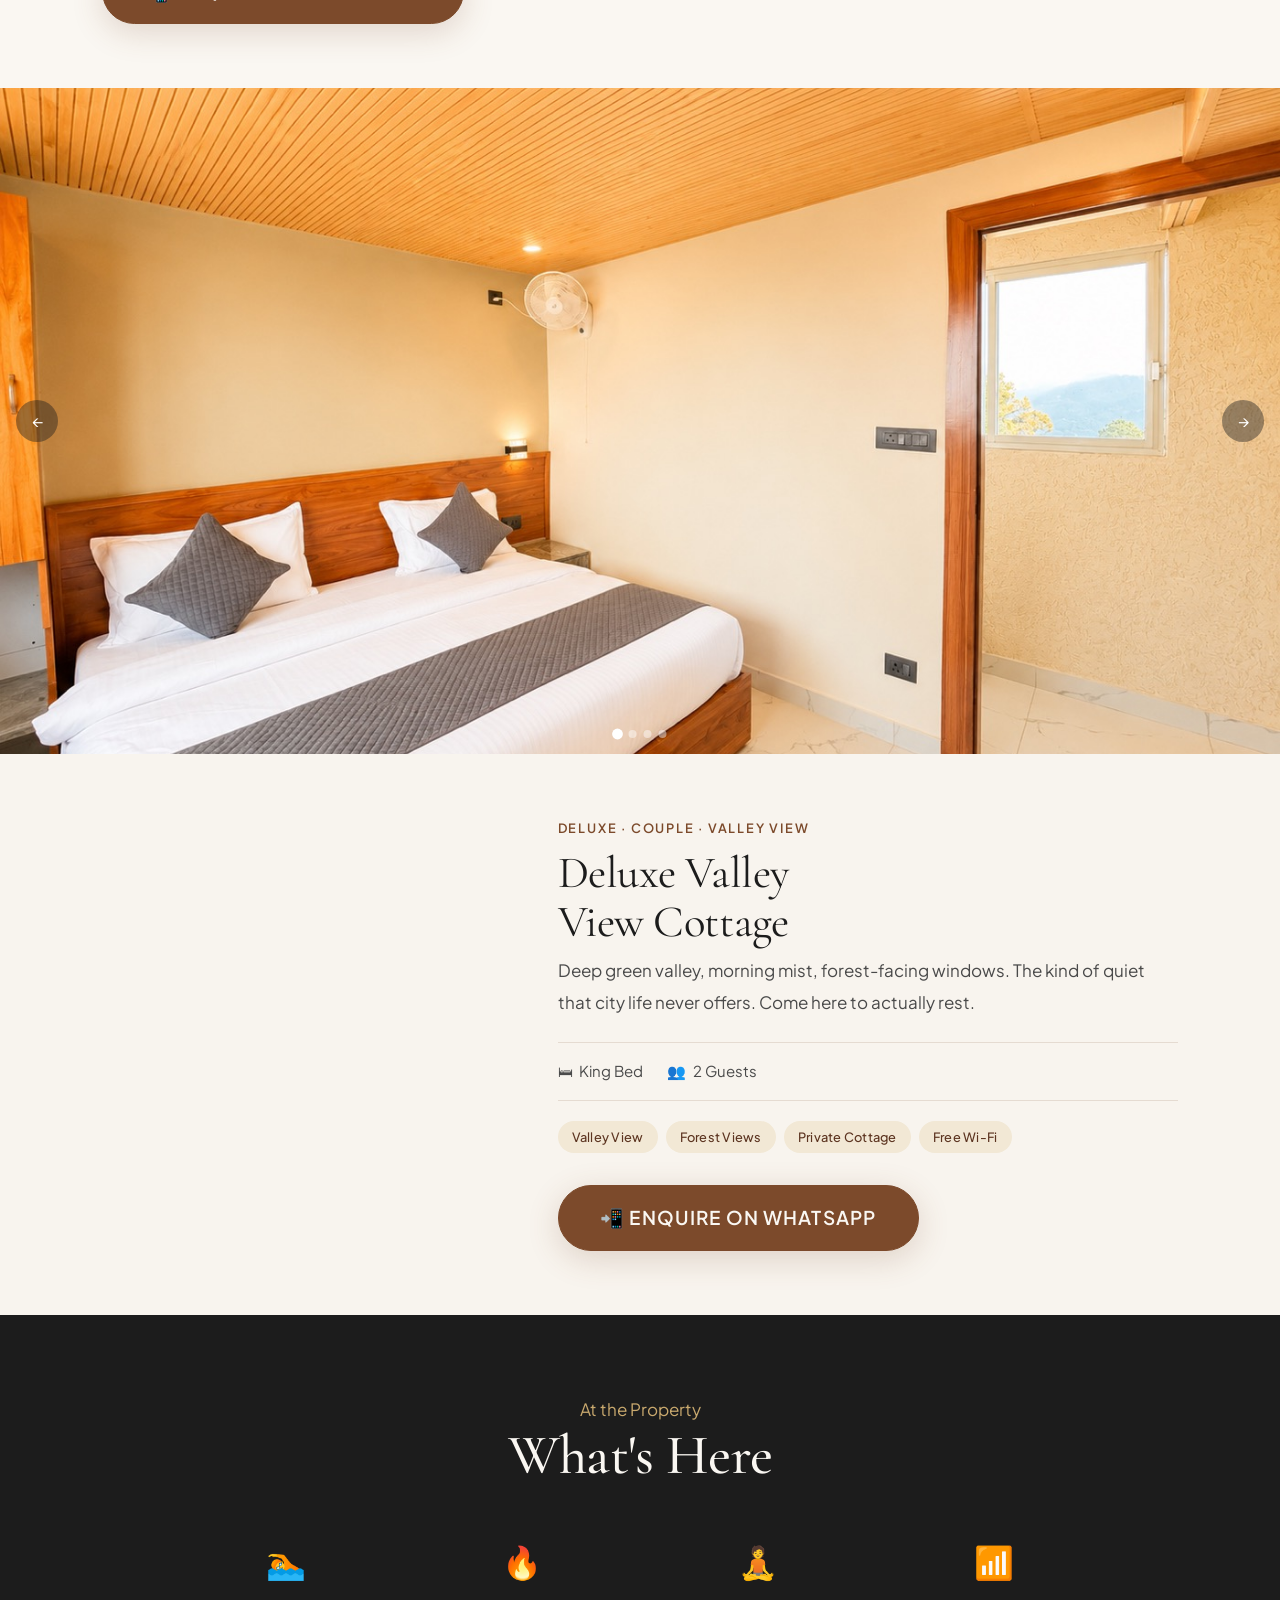
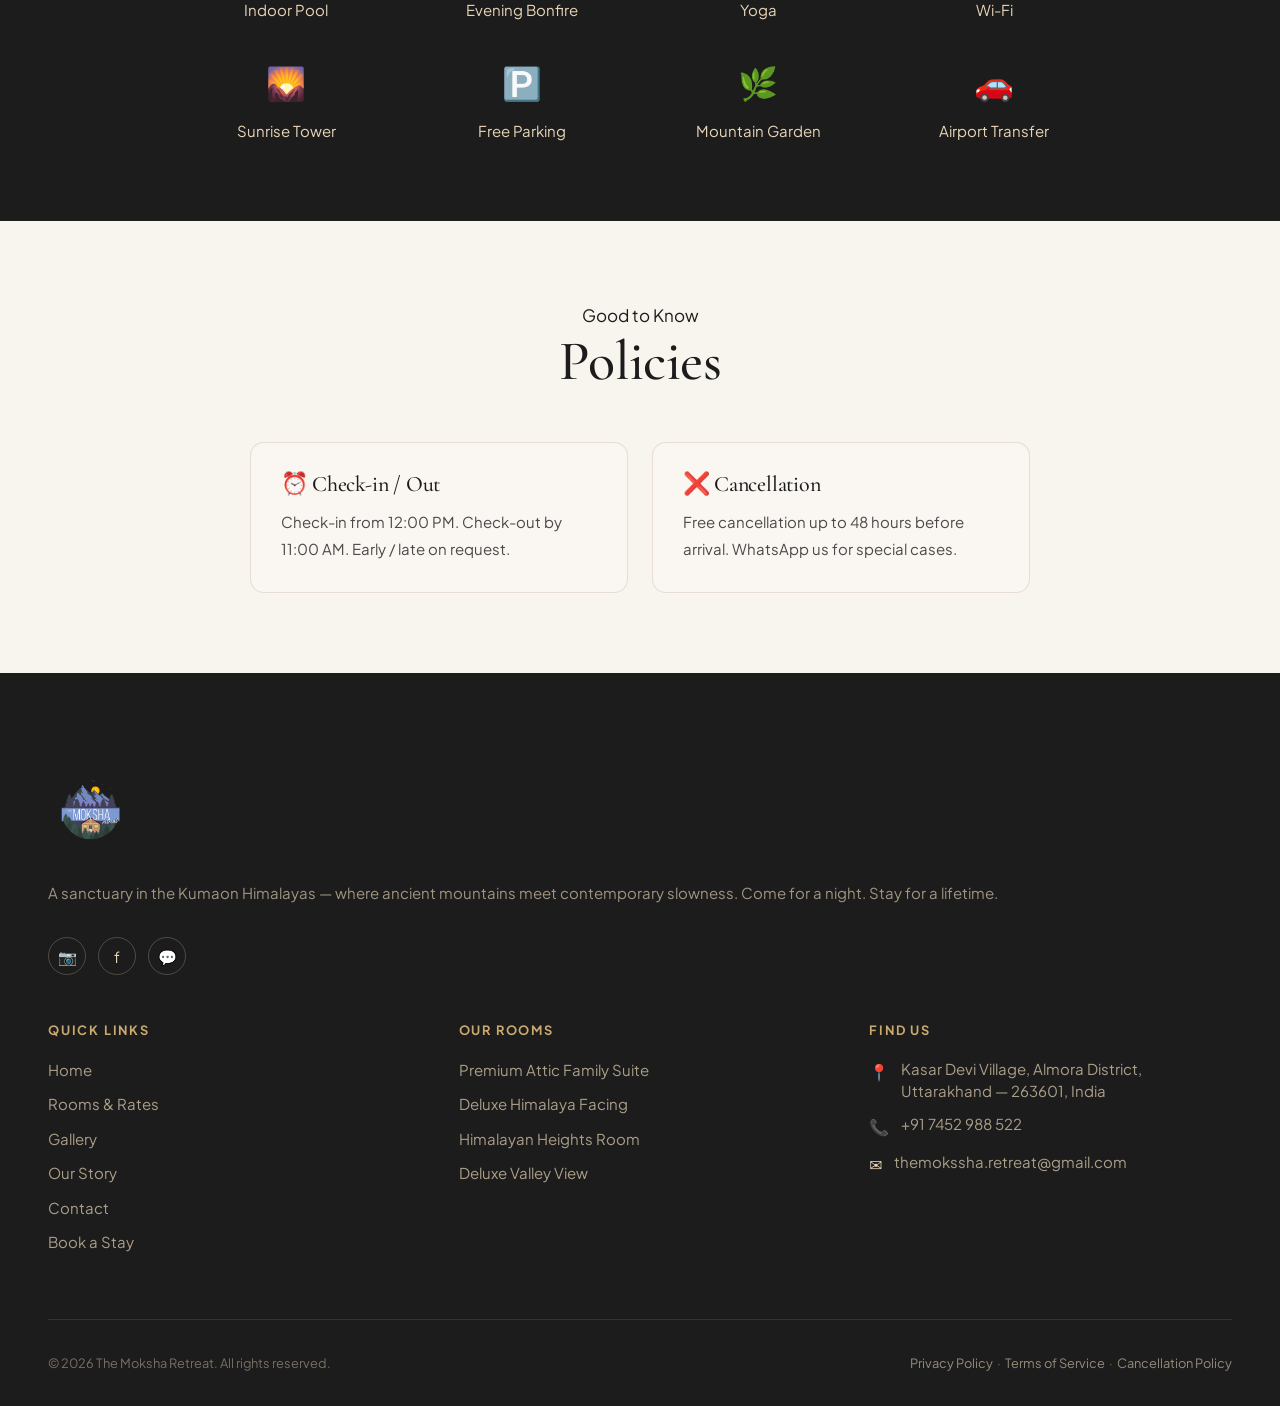
<file: rooms.html>
<!DOCTYPE html>
<html lang="en">
<head>
  <meta charset="UTF-8" />
  <meta name="viewport" content="width=device-width, initial-scale=1.0" />
  <meta name="robots" content="index, follow" />
  <title>Rooms & Stays — The Moksha Retreat | Kasar Devi, Uttarakhand</title>
  <meta name="description" content="Choose your sanctuary at The Moksha Retreat — Premium Attic Family Suite, Deluxe Himalaya Facing Cottage, Himalayan Heights Room, and Deluxe Valley View Cottage in Kasar Devi." />
  <link rel="canonical" href="https://www.themoksharetreat.com/rooms.html" />
  <meta property="og:title" content="Rooms & Stays — The Moksha Retreat" />
  <meta property="og:description" content="Four distinct sanctuaries, each facing the Kumaon Himalayas. Wake up to Nanda Devi every morning." />
  <meta property="og:image" content="assets/rooms/attic-suite/terrace.jpg" />
  <link rel="preconnect" href="https://fonts.googleapis.com" />
  <link rel="preconnect" href="https://fonts.gstatic.com" crossorigin />
  <link href="https://fonts.googleapis.com/css2?family=Cormorant+Garamond:ital,wght@0,300;0,400;0,500;0,600;0,700;1,300;1,400;1,500;1,600&family=Plus+Jakarta+Sans:wght@300;400;500;600;700&display=swap" rel="stylesheet" />
  <link rel="stylesheet" href="css/base.css" />
  <link rel="stylesheet" href="css/components.css" />
  <link rel="stylesheet" href="css/animations.css" />
  <style>
    /* ── HERO ── */
    .rooms-hero {
      height: 62vh;
      min-height: 420px;
      position: relative;
      display: flex;
      align-items: flex-end;
      overflow: hidden;
    }
    .rooms-hero img {
      position: absolute;
      inset: 0;
      width: 100%;
      height: 100%;
      object-fit: cover;
      object-position: center 60%;
    }
    .rooms-hero::after {
      content: '';
      position: absolute;
      inset: 0;
      background: linear-gradient(to top, rgba(28,28,28,0.78) 0%, rgba(28,28,28,0.2) 55%, transparent 100%);
    }
    .rooms-hero-content {
      position: relative;
      z-index: 2;
      padding: 3rem var(--space-lg) 4rem;
      max-width: 1280px;
      margin: 0 auto;
      width: 100%;
    }
    .rooms-hero-content .eyebrow {
      font-family: var(--font-sans);
      font-size: var(--text-xs);
      letter-spacing: 0.18em;
      text-transform: uppercase;
      color: var(--gold-light);
      margin-bottom: 0.75rem;
      display: block;
    }
    .rooms-hero-content h1 {
      font-family: var(--font-serif);
      font-size: var(--text-3xl);
      color: var(--ivory);
      font-weight: 400;
      line-height: 1.1;
    }

    /* ── INTRO ── */
    .rooms-intro {
      background: var(--warm-white);
      padding: 4rem var(--space-lg);
      text-align: center;
    }
    .rooms-intro p {
      max-width: 680px;
      margin: 0 auto;
      font-size: var(--text-lg);
      color: var(--text-secondary);
      line-height: 1.85;
      font-family: var(--font-serif);
      font-style: italic;
    }

    /* ── ROOM SECTION ── */
    .room-section {
      background: var(--warm-white);
    }
    .room-section:nth-child(even) { background: var(--ivory); }

    /* ── FULL-WIDTH SLIDER ── */
    .room-slider {
      position: relative;
      width: 100%;
      height: clamp(260px, 52vw, 680px);
      overflow: hidden;
      background: var(--sand);
    }
    .room-slider img {
      position: absolute;
      inset: 0;
      width: 100%;
      height: 100%;
      object-fit: cover;
      opacity: 0;
      transition: opacity 0.55s ease;
    }
    .room-slider img.active { opacity: 1; }

    .slider-dots {
      position: absolute;
      bottom: 16px;
      left: 50%;
      transform: translateX(-50%);
      display: flex;
      gap: 7px;
      z-index: 3;
    }
    .slider-dot {
      width: 8px; height: 8px;
      border-radius: 50%;
      background: rgba(255,255,255,0.45);
      border: none;
      cursor: pointer;
      padding: 0;
      transition: background 0.3s, transform 0.3s;
    }
    .slider-dot.active { background: #fff; transform: scale(1.35); }

    .slider-prev, .slider-next {
      position: absolute;
      top: 50%;
      transform: translateY(-50%);
      background: rgba(28,28,28,0.42);
      border: none;
      color: #fff;
      width: 42px; height: 42px;
      border-radius: 50%;
      cursor: pointer;
      font-size: 1rem;
      display: flex;
      align-items: center;
      justify-content: center;
      z-index: 3;
      transition: background 0.3s;
    }
    .slider-prev:hover, .slider-next:hover { background: rgba(28,28,28,0.78); }
    .slider-prev { left: 16px; }
    .slider-next { right: 16px; }

    /* ── ROOM BODY (text below slider) ── */
    .room-body {
      padding: clamp(2.5rem, 5vw, 4.5rem) clamp(1.5rem, 8vw, 7rem);
    }
    .room-body-inner {
      max-width: 620px;
    }
    /* Alternate rooms: right-align content block */
    .room-alt .room-body-inner {
      margin-left: auto;
    }

    /* ── ROOM CONTENT ELEMENTS ── */
    .room-tag {
      display: block;
      font-family: var(--font-sans);
      font-size: var(--text-xs);
      letter-spacing: 0.14em;
      text-transform: uppercase;
      color: var(--clay);
      font-weight: 600;
      margin-bottom: 0.6rem;
    }
    .room-name {
      font-family: var(--font-serif);
      font-size: clamp(2rem, 3.5vw, 3rem);
      font-weight: 400;
      color: var(--charcoal);
      line-height: 1.1;
      margin-bottom: 0.5rem;
    }
    .room-badge {
      display: inline-block;
      background: var(--forest);
      color: var(--ivory);
      font-size: var(--text-xs);
      font-family: var(--font-sans);
      padding: 0.32rem 0.95rem;
      border-radius: 100px;
      letter-spacing: 0.05em;
      font-weight: 500;
      margin-bottom: 1rem;
    }
    .room-desc {
      font-size: var(--text-base);
      color: var(--text-secondary);
      line-height: 1.85;
      margin-bottom: 1.5rem;
    }
    .room-meta {
      display: flex;
      flex-wrap: wrap;
      gap: 0.75rem 1.5rem;
      padding: 1rem 0;
      border-top: 1px solid var(--border-light);
      border-bottom: 1px solid var(--border-light);
      margin-bottom: 1.25rem;
    }
    .room-meta-item {
      display: flex;
      align-items: center;
      gap: 0.42rem;
      font-size: var(--text-sm);
      color: var(--text-secondary);
    }
    .amenity-pills {
      display: flex;
      flex-wrap: wrap;
      gap: 0.5rem;
      margin-bottom: 2rem;
    }
    .amenity-pill {
      background: var(--sand-light);
      color: var(--clay-dark);
      font-size: var(--text-xs);
      font-family: var(--font-sans);
      padding: 0.35rem 0.88rem;
      border-radius: 100px;
      font-weight: 500;
    }
    /* CTAs: side-by-side at natural width — no column constraint so no overflow possible */
    .room-ctas {
      display: flex;
      flex-wrap: wrap;
      gap: 1rem;
    }

    /* ── SUITE EXTRA PHOTOS (Attic Suite only) ── */
    .suite-extra {
      max-width: 100%;
      display: grid;
      grid-template-columns: repeat(3, 1fr);
      gap: 0.5rem;
    }
    .suite-extra img {
      width: 100%;
      aspect-ratio: 4/3;
      object-fit: cover;
    }
    .suite-extra-label {
      padding: 0.75rem clamp(1.5rem, 8vw, 7rem) 2.5rem;
      font-size: var(--text-sm);
      color: var(--text-muted);
      font-style: italic;
    }

    /* ── AMENITIES ── */
    .amenities-section {
      background: var(--charcoal);
      padding: 5rem var(--space-lg);
      text-align: center;
    }
    .amenities-grid {
      max-width: 920px;
      margin: 3rem auto 0;
      display: grid;
      grid-template-columns: repeat(4, 1fr);
      gap: 2.25rem 1.5rem;
    }
    .amenity-item { display: flex; flex-direction: column; align-items: center; gap: 0.7rem; color: var(--sand); }
    .amenity-icon { font-size: 2rem; }
    .amenity-label { font-family: var(--font-sans); font-size: var(--text-sm); text-align: center; line-height: 1.4; }

    /* ── POLICIES ── */
    .policies-section { background: var(--warm-white); padding: 5rem var(--space-lg); }
    .policies-grid {
      max-width: 780px;
      margin: 3rem auto 0;
      display: grid;
      grid-template-columns: 1fr 1fr;
      gap: 1.5rem;
    }
    .policy-card {
      background: var(--ivory);
      border: 1px solid var(--border-light);
      border-radius: 14px;
      padding: 1.85rem;
    }
    .policy-card h4 {
      font-family: var(--font-serif);
      font-size: var(--text-lg);
      color: var(--charcoal);
      margin-bottom: 0.75rem;
    }
    .policy-card p { font-size: var(--text-sm); color: var(--text-secondary); line-height: 1.75; }

    /* ── RESPONSIVE ── */
    @media (max-width: 600px) {
      .amenities-grid { grid-template-columns: repeat(2, 1fr); }
      .policies-grid  { grid-template-columns: 1fr; }
      .suite-extra    { grid-template-columns: repeat(2, 1fr); }
      .suite-extra img:last-child { display: none; }
    }
  </style>
</head>
<body>

  <nav class="navbar" id="navbar">
    <div class="navbar-inner">
      <a href="index.html" class="nav-logo"><img src="assets/logo.png" alt="The Moksha Retreat" class="nav-logo-img" /></a>
      <div class="nav-links">
        <a href="index.html"   class="nav-link">Home</a>
        <a href="rooms.html"   class="nav-link active">Rooms</a>
        <a href="gallery.html" class="nav-link">Gallery</a>
        <a href="about.html"   class="nav-link">About</a>
        <a href="contact.html" class="nav-link">Contact</a>
        <a href="https://wa.me/917452988522?text=Hello!%20I%27d%20like%20to%20enquire%20about%20rooms%20at%20The%20Moksha%20Retreat" target="_blank" class="btn btn-primary btn-sm">Book Now</a>
      </div>
      <button class="hamburger" aria-label="Toggle menu" aria-expanded="false" aria-controls="mobile-nav">
        <span></span><span></span><span></span>
      </button>
    </div>
  </nav>

  <div class="mobile-nav" id="mobile-nav" role="dialog" aria-label="Mobile navigation">
    <a href="index.html"   class="nav-link">Home</a>
    <a href="rooms.html"   class="nav-link active">Rooms</a>
    <a href="gallery.html" class="nav-link">Gallery</a>
    <a href="about.html"   class="nav-link">About</a>
    <a href="contact.html" class="nav-link">Contact</a>
    <a href="https://wa.me/917452988522?text=Hello!%20I%27d%20like%20to%20enquire%20about%20rooms%20at%20The%20Moksha%20Retreat" target="_blank" class="btn btn-primary">Book on WhatsApp</a>
  </div>

  <!-- HERO -->
  <section class="rooms-hero">
    <img src="assets/property/exterior-1.jpg" alt="The Moksha Retreat cottages at golden hour, Kasar Devi" fetchpriority="high" />
    <div class="rooms-hero-content">
      <span class="eyebrow">Kasar Devi · Uttarakhand · 2,100m</span>
      <h1>Your Sanctuary<br />in the Himalayas</h1>
    </div>
  </section>

  <!-- INTRO -->
  <div class="rooms-intro">
    <p>Every room opens its eyes to the mountains. Nanda Devi is always waiting outside your window.</p>
  </div>

  <!-- ══════════════════════════════════
       ROOM 1 — PREMIUM ATTIC FAMILY SUITE
  ══════════════════════════════════ -->
  <section class="room-section" id="attic-suite">
    <div class="room-slider" data-slider>
      <img src="assets/rooms/attic-suite/terrace.jpg"  alt="Private attic terrace with 2 chairs and Himalayan sunset view" class="active" />
      <img src="assets/rooms/attic-suite/main-1.jpg"   alt="Attic suite main room with TV, staircase and sitting table" loading="lazy" />
      <img src="assets/rooms/attic-suite/main-2.jpg"   alt="Attic suite spacious warm main room" loading="lazy" />
      <img src="assets/rooms/attic-suite/main-3.jpg"   alt="Attic suite with balcony chairs and mountain light" loading="lazy" />
      <img src="assets/rooms/attic-suite/main-4.jpg"   alt="Attic suite king bed, golden walls, tree art" loading="lazy" />
      <img src="assets/rooms/attic-suite/bathroom.jpg" alt="Premium suite large bathroom with LED mirror" loading="lazy" />
      <button class="slider-prev" aria-label="Previous">&#8592;</button>
      <button class="slider-next" aria-label="Next">&#8594;</button>
      <div class="slider-dots">
        <button class="slider-dot active"></button>
        <button class="slider-dot"></button>
        <button class="slider-dot"></button>
        <button class="slider-dot"></button>
        <button class="slider-dot"></button>
        <button class="slider-dot"></button>
      </div>
    </div>
    <div class="room-body">
      <div class="room-body-inner">
        <span class="room-tag">Most Premium · Family · Himalaya Facing</span>
        <h2 class="room-name">Premium Attic<br />Family Suite</h2>
        <span class="room-badge">✦ Our Finest Room</span>
        <p class="room-desc">
          Two bedrooms, a private terrace, and Nanda Devi at golden hour. The two wicker chairs on the attic balcony are waiting for you.
        </p>
        <div class="room-meta">
          <div class="room-meta-item"><span>🛏</span><span>2 Bedrooms</span></div>
          <div class="room-meta-item"><span>👥</span><span>Up to 4 Guests</span></div>
        </div>
        <div class="amenity-pills">
          <span class="amenity-pill">Private Terrace</span>
          <span class="amenity-pill">Himalaya View</span>
          <span class="amenity-pill">2 Bedrooms</span>
          <span class="amenity-pill">Flat-screen TV</span>
        </div>
        <div class="room-ctas">
          <a href="https://wa.me/917452988522?text=Hello!%20I%27d%20like%20to%20enquire%20about%20the%20Premium%20Attic%20Family%20Suite" target="_blank" class="btn btn-primary btn-lg">📲 Enquire on WhatsApp</a>
        </div>
      </div>
    </div>
    <div class="suite-extra">
      <img src="assets/rooms/attic-suite/bedroom2-1.jpg" alt="Attic suite second bedroom" loading="lazy" />
      <img src="assets/rooms/attic-suite/bedroom2-2.jpg" alt="Attic suite second bedroom angle" loading="lazy" />
      <img src="assets/rooms/attic-suite/bedroom2-3.jpg" alt="Attic suite second bedroom with light" loading="lazy" />
    </div>
    <p class="suite-extra-label">↑ The private second bedroom on the upper attic level — ideal for children or a second couple</p>
  </section>

  <!-- ══════════════════════════════════
       ROOM 2 — DELUXE HIMALAYA FACING COTTAGE
  ══════════════════════════════════ -->
  <section class="room-section room-alt" id="deluxe-himalaya">
    <div class="room-slider" data-slider>
      <img src="assets/rooms/deluxe-himalaya/main-1.jpg"   alt="Deluxe Himalaya cottage, balcony open to mountain view at sunrise" class="active" />
      <img src="assets/rooms/deluxe-himalaya/main-2.jpg"   alt="Deluxe Himalaya cottage close-up of king bed" loading="lazy" />
      <img src="assets/rooms/deluxe-himalaya/main-3.jpg"   alt="Deluxe Himalaya cottage wide room with sitting area" loading="lazy" />
      <img src="assets/rooms/deluxe-himalaya/main-5.jpg"   alt="Deluxe Himalaya cottage wide room with sitting area" loading="lazy" />
      <img src="assets/rooms/deluxe-himalaya/bathroom.jpg" alt="Deluxe Himalaya cottage bathroom with mountain view window" loading="lazy" />
      <button class="slider-prev" aria-label="Previous">&#8592;</button>
      <button class="slider-next" aria-label="Next">&#8594;</button>
      <div class="slider-dots">
        <button class="slider-dot active"></button>
        <button class="slider-dot"></button>
        <button class="slider-dot"></button>
        <button class="slider-dot"></button>
      </div>
    </div>
    <div class="room-body">
      <div class="room-body-inner">
        <span class="room-tag">Deluxe · Couple · Himalaya Facing</span>
        <h2 class="room-name">Deluxe Himalaya<br />Facing Cottage</h2>
        <p class="room-desc">
          Warm saffron walls, a king bed facing the balcony, and Nanda Devi greeting you before breakfast. Step out. The mountains are patient.
        </p>
        <div class="room-meta">
          <div class="room-meta-item"><span>🛏</span><span>King Bed</span></div>
          <div class="room-meta-item"><span>👥</span><span>2 Guests</span></div>
        </div>
        <div class="amenity-pills">
          <span class="amenity-pill">Private Balcony</span>
          <span class="amenity-pill">Himalaya View</span>
          <span class="amenity-pill">King Bed</span>
          <span class="amenity-pill">Free Wi-Fi</span>
        </div>
        <div class="room-ctas">
          <a href="https://wa.me/917452988522?text=Hello!%20I%27d%20like%20to%20enquire%20about%20the%20Deluxe%20Himalaya%20Facing%20Cottage" target="_blank" class="btn btn-primary btn-lg">📲 Enquire on WhatsApp</a>
        </div>
      </div>
    </div>
  </section>

  <!-- ══════════════════════════════════
       ROOM 3 — HIMALAYAN HEIGHTS ROOM
  ══════════════════════════════════ -->
  <section class="room-section" id="himalayan-heights">
    <div class="room-slider" data-slider>
      <img src="assets/rooms/himalayan-heights/main-1.jpg"   alt="Himalayan Heights Room clean white interior with wooden slat ceiling" class="active" />
      <img src="assets/rooms/himalayan-heights/main-2.jpg"   alt="Himalayan Heights room kettle station and mountain view window" loading="lazy" />
      <img src="assets/rooms/himalayan-heights/main-3.jpg"   alt="Himalayan Heights room bright natural mountain light" loading="lazy" />
      <img src="assets/rooms/himalayan-heights/main-4.jpg"   alt="Himalayan Heights room with forest view from window" loading="lazy" />
      <img src="assets/rooms/himalayan-heights/main-5.jpg"   alt="Himalayan Heights room wide view showing wardrobe" loading="lazy" />
      <img src="assets/rooms/himalayan-heights/bathroom.jpg" alt="Himalayan Heights clean marble bathroom" loading="lazy" />
      <button class="slider-prev" aria-label="Previous">&#8592;</button>
      <button class="slider-next" aria-label="Next">&#8594;</button>
      <div class="slider-dots">
        <button class="slider-dot active"></button>
        <button class="slider-dot"></button>
        <button class="slider-dot"></button>
        <button class="slider-dot"></button>
        <button class="slider-dot"></button>
        <button class="slider-dot"></button>
      </div>
    </div>
    <div class="room-body">
      <div class="room-body-inner">
        <span class="room-tag">Classic · Couple · Mountain View</span>
        <h2 class="room-name">Himalayan<br />Heights Room</h2>
        <p class="room-desc">
          White marble floors, a wooden slat ceiling, and a picture window framing pine forest and ridge. Clean, quiet, and exactly right.
        </p>
        <div class="room-meta">
          <div class="room-meta-item"><span>🛏</span><span>King Bed</span></div>
          <div class="room-meta-item"><span>👥</span><span>2 Guests</span></div>
        </div>
        <div class="amenity-pills">
          <span class="amenity-pill">Mountain View</span>
          <span class="amenity-pill">Wood Slat Ceiling</span>
          <span class="amenity-pill">Marble Bathroom</span>
          <span class="amenity-pill">Free Wi-Fi</span>
        </div>
        <div class="room-ctas">
          <a href="https://wa.me/917452988522?text=Hello!%20I%27d%20like%20to%20enquire%20about%20the%20Himalayan%20Heights%20Room" target="_blank" class="btn btn-primary btn-lg">📲 Enquire on WhatsApp</a>
        </div>
      </div>
    </div>
  </section>

  <!-- ══════════════════════════════════
       ROOM 4 — DELUXE VALLEY VIEW COTTAGE
  ══════════════════════════════════ -->
  <section class="room-section room-alt" id="deluxe-valley">
    <div class="room-slider" data-slider>
      <img src="assets/rooms/deluxe-valley/main-1.jpg"   alt="Deluxe Valley View cottage bedroom with mountain and tree view" class="active" />
      <img src="assets/rooms/deluxe-valley/main-2.jpg"   alt="Deluxe Valley View cottage bright natural light" loading="lazy" />
      <img src="assets/rooms/deluxe-valley/main-3.jpg"   alt="Deluxe Valley View cottage with kettle and work desk" loading="lazy" />
      <img src="assets/rooms/deluxe-valley/bathroom.jpg" alt="Deluxe Valley View cottage bathroom with forest window" loading="lazy" />
      <button class="slider-prev" aria-label="Previous">&#8592;</button>
      <button class="slider-next" aria-label="Next">&#8594;</button>
      <div class="slider-dots">
        <button class="slider-dot active"></button>
        <button class="slider-dot"></button>
        <button class="slider-dot"></button>
        <button class="slider-dot"></button>
      </div>
    </div>
    <div class="room-body">
      <div class="room-body-inner">
        <span class="room-tag">Deluxe · Couple · Valley View</span>
        <h2 class="room-name">Deluxe Valley<br />View Cottage</h2>
        <p class="room-desc">
          Deep green valley, morning mist, forest-facing windows. The kind of quiet that city life never offers. Come here to actually rest.
        </p>
        <div class="room-meta">
          <div class="room-meta-item"><span>🛏</span><span>King Bed</span></div>
          <div class="room-meta-item"><span>👥</span><span>2 Guests</span></div>
        </div>
        <div class="amenity-pills">
          <span class="amenity-pill">Valley View</span>
          <span class="amenity-pill">Forest Views</span>
          <span class="amenity-pill">Private Cottage</span>
          <span class="amenity-pill">Free Wi-Fi</span>
        </div>
        <div class="room-ctas">
          <a href="https://wa.me/917452988522?text=Hello!%20I%27d%20like%20to%20enquire%20about%20the%20Deluxe%20Valley%20View%20Cottage" target="_blank" class="btn btn-primary btn-lg">📲 Enquire on WhatsApp</a>
        </div>
      </div>
    </div>
  </section>

  <!-- AMENITIES -->
  <section class="amenities-section">
    <span class="section-eyebrow" style="color:var(--gold)">At the Property</span>
    <h2 class="section-title" style="color:var(--ivory)">What's Here</h2>
    <div class="amenities-grid">
      <div class="amenity-item"><div class="amenity-icon">🏊</div><div class="amenity-label">Indoor Pool</div></div>
      <div class="amenity-item"><div class="amenity-icon">🔥</div><div class="amenity-label">Evening Bonfire</div></div>
      <div class="amenity-item"><div class="amenity-icon">🧘</div><div class="amenity-label">Yoga</div></div>
      <div class="amenity-item"><div class="amenity-icon">📶</div><div class="amenity-label">Wi-Fi</div></div>
      <div class="amenity-item"><div class="amenity-icon">🌄</div><div class="amenity-label">Sunrise Tower</div></div>
      <div class="amenity-item"><div class="amenity-icon">🅿️</div><div class="amenity-label">Free Parking</div></div>
      <div class="amenity-item"><div class="amenity-icon">🌿</div><div class="amenity-label">Mountain Garden</div></div>
      <div class="amenity-item"><div class="amenity-icon">🚗</div><div class="amenity-label">Airport Transfer</div></div>
    </div>
  </section>

  <!-- POLICIES -->
  <section class="policies-section">
    <div style="text-align:center; max-width:680px; margin:0 auto;">
      <span class="section-eyebrow">Good to Know</span>
      <h2 class="section-title">Policies</h2>
    </div>
    <div class="policies-grid">
      <div class="policy-card">
        <h4>⏰ Check-in / Out</h4>
        <p>Check-in from 12:00 PM. Check-out by 11:00 AM. Early / late on request.</p>
      </div>
      <div class="policy-card">
        <h4>❌ Cancellation</h4>
        <p>Free cancellation up to 48 hours before arrival. WhatsApp us for special cases.</p>
      </div>
    </div>
  </section>

  <!-- FOOTER -->
  <footer class="footer">
    <div class="container">
      <div class="footer-grid">
        <!-- Brand -->
        <div class="footer-brand">
          <a href="index.html" class="nav-logo"><img src="assets/logo.png" alt="The Moksha Retreat" class="nav-logo-img" /></a>
          <p class="footer-tagline">A sanctuary in the Kumaon Himalayas — where ancient mountains meet contemporary slowness. Come for a night. Stay for a lifetime.</p>
          <div class="footer-socials">
            <a href="https://www.instagram.com/themoksha.retreat/" target="_blank" class="social-link" aria-label="Instagram">📷</a>
            <a href="https://www.facebook.com/MokshaRetreatResort/" target="_blank" class="social-link" aria-label="Facebook">f</a>
            <a href="https://wa.me/917452988522" target="_blank" class="social-link" aria-label="WhatsApp">💬</a>
          </div>
        </div>

        <!-- Quick Links -->
        <div class="footer-col">
          <h4>Quick Links</h4>
          <nav class="footer-links">
            <a href="index.html">Home</a>
            <a href="rooms.html">Rooms &amp; Rates</a>
            <a href="gallery.html">Gallery</a>
            <a href="about.html">Our Story</a>
            <a href="contact.html">Contact</a>
            <a href="contact.html">Book a Stay</a>
          </nav>
        </div>

        <!-- Room Types -->
        <div class="footer-col">
          <h4>Our Rooms</h4>
          <nav class="footer-links">
            <a href="rooms.html#attic-suite">Premium Attic Family Suite</a>
            <a href="rooms.html#deluxe-himalaya">Deluxe Himalaya Facing</a>
            <a href="rooms.html#himalayan-heights">Himalayan Heights Room</a>
            <a href="rooms.html#deluxe-valley">Deluxe Valley View</a>
          </nav>
        </div>

        <!-- Contact -->
        <div class="footer-col">
          <h4>Find Us</h4>
          <div class="footer-contact-item">
            <span>📍</span>
            <p>Kasar Devi Village, Almora District,<br />Uttarakhand — 263601, India</p>
          </div>
          <div class="footer-contact-item">
            <span>📞</span>
            <a href="tel:+917452988522">+91 7452 988 522</a>
          </div>
          <div class="footer-contact-item">
            <span>✉️</span>
            <a href="mailto:themokssha.retreat@gmail.com">themokssha.retreat@gmail.com</a>
          </div>
        </div>
      </div>

      <div class="footer-bottom">
        <p>© <span class="js-year"></span> The Moksha Retreat. All rights reserved.</p>
        <p>
          <a href="#">Privacy Policy</a> &nbsp;·&nbsp;
          <a href="#">Terms of Service</a> &nbsp;·&nbsp;
          <a href="#">Cancellation Policy</a>
        </p>
      </div>
    </div>
  </footer>

  <a href="https://wa.me/917452988522?text=Hello!%20I%27m%20interested%20in%20booking%20at%20The%20Moksha%20Retreat%2C%20Kasar%20Devi" target="_blank" class="whatsapp-fab" aria-label="Chat on WhatsApp">
    <svg viewBox="0 0 24 24" fill="currentColor"><path d="M17.472 14.382c-.297-.149-1.758-.867-2.03-.967-.273-.099-.471-.148-.67.15-.197.297-.767.966-.94 1.164-.173.199-.347.223-.644.075-.297-.15-1.255-.463-2.39-1.475-.883-.788-1.48-1.761-1.653-2.059-.173-.297-.018-.458.13-.606.134-.133.298-.347.446-.52.149-.174.198-.298.298-.497.099-.198.05-.371-.025-.52-.075-.149-.669-1.612-.916-2.207-.242-.579-.487-.5-.669-.51-.173-.008-.371-.01-.57-.01-.198 0-.52.074-.792.372-.272.297-1.04 1.016-1.04 2.479 0 1.462 1.065 2.875 1.213 3.074.149.198 2.096 3.2 5.077 4.487.709.306 1.262.489 1.694.625.712.227 1.36.195 1.871.118.571-.085 1.758-.719 2.006-1.413.248-.694.248-1.289.173-1.413-.074-.124-.272-.198-.57-.347m-5.421 7.403h-.004a9.87 9.87 0 01-5.031-1.378l-.361-.214-3.741.982.998-3.648-.235-.374a9.86 9.86 0 01-1.51-5.26c.001-5.45 4.436-9.884 9.888-9.884 2.64 0 5.122 1.03 6.988 2.898a9.825 9.825 0 012.893 6.994c-.003 5.45-4.437 9.884-9.885 9.884m8.413-18.297A11.815 11.815 0 0012.05 0C5.495 0 .16 5.335.157 11.892c0 2.096.547 4.142 1.588 5.945L.057 24l6.305-1.654a11.882 11.882 0 005.683 1.448h.005c6.554 0 11.89-5.335 11.893-11.893a11.821 11.821 0 00-3.48-8.413z"/></svg>
  </a>

  <script src="js/animations.js"></script>
  <script src="js/main.js"></script>
  <script>
    document.querySelectorAll('[data-slider]').forEach(slider => {
      const imgs  = slider.querySelectorAll('img');
      const dots  = slider.querySelectorAll('.slider-dot');
      const prev  = slider.querySelector('.slider-prev');
      const next  = slider.querySelector('.slider-next');
      let current = 0, timer;

      function goTo(n) {
        imgs[current].classList.remove('active');
        dots[current].classList.remove('active');
        current = (n + imgs.length) % imgs.length;
        imgs[current].classList.add('active');
        dots[current].classList.add('active');
      }
      function startAuto() { timer = setInterval(() => goTo(current + 1), 4200); }
      function stopAuto()  { clearInterval(timer); }

      prev.addEventListener('click', () => { stopAuto(); goTo(current - 1); startAuto(); });
      next.addEventListener('click', () => { stopAuto(); goTo(current + 1); startAuto(); });
      dots.forEach((dot, i) => dot.addEventListener('click', () => { stopAuto(); goTo(i); startAuto(); }));
      startAuto();
    });
  </script>
</body>
</html>
</file>
<file: css/base.css>
/* ============================================
   BASE.CSS — The Moksha Retreat
   Boho Himalayan Luxury
   ============================================ */

/* --- Google Fonts Import --- */
@import url('https://fonts.googleapis.com/css2?family=Cormorant+Garamond:ital,wght@0,300;0,400;0,500;0,600;0,700;1,300;1,400;1,500;1,600&family=Plus+Jakarta+Sans:wght@300;400;500;600;700&display=swap');

/* --- CSS Custom Properties --- */
:root {
  /* Color Palette */
  --sand: #E8D5B7;
  --sand-light: #F2E8D5;
  --clay: #7C4A2B;
  --clay-dark: #5C3420;
  --forest: #2A4A1F;
  --forest-light: #3D6B2C;
  --ivory: #FAF7F2;
  --charcoal: #1C1C1C;
  --warm-white: #F8F4EE;
  --gold: #C9A96E;
  --gold-light: #E8C98A;

  /* Derived / UI Colors */
  --text-primary: #1C1C1C;
  --text-secondary: #4A4A4A;
  --text-muted: #7A7A7A;
  --border-light: rgba(124, 74, 43, 0.15);
  --border-mid: rgba(124, 74, 43, 0.25);
  --overlay-dark: rgba(28, 28, 28, 0.55);
  --overlay-darker: rgba(28, 28, 28, 0.72);
  --glass-bg: rgba(250, 247, 242, 0.12);
  --glass-border: rgba(250, 247, 242, 0.2);
  --glass-bg-light: rgba(250, 247, 242, 0.85);
  --glass-border-light: rgba(201, 169, 110, 0.3);

  /* Typography */
  --font-serif: 'Cormorant Garamond', 'Georgia', serif;
  --font-sans: 'Plus Jakarta Sans', 'system-ui', sans-serif;

  /* Fluid Type Scale */
  --text-xs:   clamp(0.70rem, 0.65rem + 0.25vw, 0.80rem);
  --text-sm:   clamp(0.85rem, 0.80rem + 0.25vw, 0.938rem);
  --text-base: clamp(1rem,    0.95rem + 0.25vw, 1.063rem);
  --text-md:   clamp(1.063rem,1rem + 0.35vw, 1.188rem);
  --text-lg:   clamp(1.125rem,1rem + 0.65vw, 1.375rem);
  --text-xl:   clamp(1.25rem, 1rem + 1.25vw, 1.75rem);
  --text-2xl:  clamp(1.5rem,  1rem + 2.5vw, 2.5rem);
  --text-3xl:  clamp(2rem,    1rem + 4vw, 3.5rem);
  --text-4xl:  clamp(2.5rem,  1rem + 6vw, 5rem);
  --text-5xl:  clamp(3rem,    1rem + 8vw, 6.5rem);

  /* Spacing */
  --space-xs:  0.375rem;
  --space-sm:  0.75rem;
  --space-md:  1.25rem;
  --space-lg:  2rem;
  --space-xl:  3rem;
  --space-2xl: 5rem;
  --space-3xl: 8rem;

  /* Layout */
  --container-max: 1280px;
  --container-wide: 1440px;
  --navbar-h: 70px;
  --navbar-h-mobile: 60px;

  /* Border Radius */
  --radius-sm:   6px;
  --radius-md:   12px;
  --radius-lg:   20px;
  --radius-xl:   32px;
  --radius-full: 9999px;

  /* Shadows */
  --shadow-sm:  0 1px 3px rgba(28,28,28,0.08), 0 1px 2px rgba(28,28,28,0.06);
  --shadow-md:  0 4px 16px rgba(28,28,28,0.10), 0 2px 6px rgba(28,28,28,0.08);
  --shadow-lg:  0 10px 40px rgba(28,28,28,0.14), 0 4px 16px rgba(28,28,28,0.10);
  --shadow-xl:  0 20px 60px rgba(28,28,28,0.18), 0 8px 24px rgba(28,28,28,0.12);
  --shadow-clay: 0 8px 32px rgba(124,74,43,0.20);
  --shadow-gold: 0 4px 20px rgba(201,169,110,0.30);

  /* Transitions */
  --transition-fast:   150ms ease;
  --transition-base:   280ms cubic-bezier(0.4, 0, 0.2, 1);
  --transition-slow:   500ms cubic-bezier(0.4, 0, 0.2, 1);
  --transition-spring: 400ms cubic-bezier(0.34, 1.56, 0.64, 1);

  /* Z-index layers */
  --z-base:      1;
  --z-dropdown:  100;
  --z-sticky:    200;
  --z-overlay:   300;
  --z-modal:     400;
  --z-toast:     500;
}

/* --- Complete CSS Reset --- */
*, *::before, *::after {
  box-sizing: border-box;
  margin: 0;
  padding: 0;
}

html {
  font-size: 16px;
  scroll-behavior: smooth;
  -webkit-text-size-adjust: 100%;
  text-size-adjust: 100%;
  tab-size: 4;
}

body {
  font-family: var(--font-sans);
  font-size: var(--text-base);
  line-height: 1.65;
  color: var(--text-primary);
  background-color: var(--ivory);
  -webkit-font-smoothing: antialiased;
  -moz-osx-font-smoothing: grayscale;
  overflow-x: hidden;
}

img, picture, video, canvas, svg {
  display: block;
  max-width: 100%;
}

input, button, textarea, select {
  font: inherit;
  color: inherit;
}

p, h1, h2, h3, h4, h5, h6 {
  overflow-wrap: break-word;
}

ul, ol {
  list-style: none;
}

a {
  color: inherit;
  text-decoration: none;
}

button {
  cursor: pointer;
  border: none;
  background: none;
}

table {
  border-collapse: collapse;
}

/* --- Custom Scrollbar --- */
::-webkit-scrollbar {
  width: 6px;
  height: 6px;
}
::-webkit-scrollbar-track {
  background: var(--sand-light);
}
::-webkit-scrollbar-thumb {
  background: var(--clay);
  border-radius: var(--radius-full);
}
::-webkit-scrollbar-thumb:hover {
  background: var(--clay-dark);
}
* {
  scrollbar-width: thin;
  scrollbar-color: var(--clay) var(--sand-light);
}

/* --- Base Typography --- */
h1, h2, h3, h4, h5, h6 {
  font-family: var(--font-serif);
  font-weight: 500;
  line-height: 1.15;
  letter-spacing: -0.01em;
  color: var(--text-primary);
}

h1 { font-size: var(--text-4xl); font-weight: 400; }
h2 { font-size: var(--text-3xl); }
h3 { font-size: var(--text-2xl); }
h4 { font-size: var(--text-xl); }
h5 { font-size: var(--text-lg); }
h6 { font-size: var(--text-md); }

p {
  font-size: var(--text-base);
  color: var(--text-secondary);
  line-height: 1.75;
}

.serif { font-family: var(--font-serif); }
.sans  { font-family: var(--font-sans); }

strong, b { font-weight: 600; }
em, i { font-style: italic; }

/* --- Utility: Container --- */
.container {
  width: 100%;
  max-width: var(--container-max);
  margin-inline: auto;
  padding-inline: clamp(1rem, 5vw, 3rem);
}
.container--wide {
  max-width: var(--container-wide);
}
.container--narrow {
  max-width: 780px;
}

/* --- Utility: Section --- */
.section {
  padding-block: clamp(4rem, 10vw, 7rem);
}
.section--sm {
  padding-block: clamp(2rem, 6vw, 4rem);
}
.section--lg {
  padding-block: clamp(5rem, 12vw, 10rem);
}

/* --- Utility: Grid --- */
.grid { display: grid; }
.grid-2 { grid-template-columns: repeat(2, 1fr); gap: var(--space-lg); }
.grid-3 { grid-template-columns: repeat(3, 1fr); gap: var(--space-lg); }
.grid-4 { grid-template-columns: repeat(4, 1fr); gap: var(--space-lg); }

/* --- Utility: Flex --- */
.flex       { display: flex; }
.flex-col   { flex-direction: column; }
.items-center { align-items: center; }
.justify-center { justify-content: center; }
.justify-between { justify-content: space-between; }
.gap-sm     { gap: var(--space-sm); }
.gap-md     { gap: var(--space-md); }
.gap-lg     { gap: var(--space-lg); }

/* --- Utility: Text --- */
.text-center { text-align: center; }
.text-left   { text-align: left; }
.text-right  { text-align: right; }

.text-xs    { font-size: var(--text-xs); }
.text-sm    { font-size: var(--text-sm); }
.text-base  { font-size: var(--text-base); }
.text-lg    { font-size: var(--text-lg); }
.text-xl    { font-size: var(--text-xl); }
.text-2xl   { font-size: var(--text-2xl); }
.text-3xl   { font-size: var(--text-3xl); }

.text-clay    { color: var(--clay); }
.text-forest  { color: var(--forest); }
.text-gold    { color: var(--gold); }
.text-muted   { color: var(--text-muted); }
.text-ivory   { color: var(--ivory); }
.text-sand    { color: var(--sand); }

.font-light    { font-weight: 300; }
.font-regular  { font-weight: 400; }
.font-medium   { font-weight: 500; }
.font-semibold { font-weight: 600; }
.font-bold     { font-weight: 700; }

/* --- Utility: Background --- */
.bg-ivory      { background-color: var(--ivory); }
.bg-warm-white { background-color: var(--warm-white); }
.bg-sand       { background-color: var(--sand); }
.bg-sand-light { background-color: var(--sand-light); }
.bg-clay       { background-color: var(--clay); }
.bg-forest     { background-color: var(--forest); }
.bg-charcoal   { background-color: var(--charcoal); }

/* --- Utility: Spacing --- */
.mt-sm  { margin-top: var(--space-sm); }
.mt-md  { margin-top: var(--space-md); }
.mt-lg  { margin-top: var(--space-lg); }
.mt-xl  { margin-top: var(--space-xl); }
.mb-sm  { margin-bottom: var(--space-sm); }
.mb-md  { margin-bottom: var(--space-md); }
.mb-lg  { margin-bottom: var(--space-lg); }
.mb-xl  { margin-bottom: var(--space-xl); }
.py-sm  { padding-block: var(--space-sm); }
.py-md  { padding-block: var(--space-md); }
.py-lg  { padding-block: var(--space-lg); }
.px-sm  { padding-inline: var(--space-sm); }
.px-md  { padding-inline: var(--space-md); }
.px-lg  { padding-inline: var(--space-lg); }

/* --- Utility: Display --- */
.hidden   { display: none; }
.block    { display: block; }
.inline-block { display: inline-block; }
.relative { position: relative; }
.absolute { position: absolute; }

/* --- Utility: Overflow --- */
.overflow-hidden { overflow: hidden; }

/* --- Utility: Section Label --- */
.section-label {
  display: inline-block;
  font-family: var(--font-sans);
  font-size: var(--text-xs);
  font-weight: 600;
  letter-spacing: 0.18em;
  text-transform: uppercase;
  color: var(--clay);
  margin-bottom: var(--space-md);
}
.section-label--light {
  color: var(--gold-light);
}

/* --- Utility: Decorative Line --- */
.deco-line {
  width: 48px;
  height: 2px;
  background: linear-gradient(90deg, var(--clay), var(--gold));
  border-radius: var(--radius-full);
  margin: var(--space-md) auto;
}
.deco-line--left {
  margin-left: 0;
}

/* --- Divider --- */
.divider {
  width: 100%;
  height: 1px;
  background: var(--border-light);
  margin-block: var(--space-xl);
}

/* --- Responsive Media Queries --- */
@media (max-width: 1024px) {
  .grid-4 { grid-template-columns: repeat(2, 1fr); }
  .grid-3 { grid-template-columns: repeat(2, 1fr); }
}

@media (max-width: 768px) {
  :root {
    --navbar-h: var(--navbar-h-mobile);
  }
  .grid-2, .grid-3, .grid-4 {
    grid-template-columns: 1fr;
  }
}

@media (max-width: 480px) {
  .container {
    padding-inline: 1rem;
  }
}
</file>
<file: css/components.css>
/* ============================================
   COMPONENTS.CSS — The Moksha Retreat
   ============================================ */

/* ---- NAVBAR ---- */
.navbar {
  position: fixed;
  top: 0;
  left: 0;
  right: 0;
  z-index: var(--z-sticky);
  height: var(--navbar-h);
  display: flex;
  align-items: center;
  transition: all 400ms ease;
  background: transparent;
}

.navbar.scrolled {
  background: rgba(250, 247, 242, 0.95) !important;
  backdrop-filter: blur(20px) saturate(160%);
  -webkit-backdrop-filter: blur(20px) saturate(160%);
  box-shadow: 0 2px 12px rgba(28,28,28,0.1);
}

.navbar.scrolled .nav-logo {
  color: var(--clay);
}
.navbar.scrolled .nav-link {
  color: var(--text-secondary);
}
.navbar.scrolled .nav-link:hover {
  color: var(--clay);
}
.navbar.scrolled .hamburger span {
  background: var(--charcoal);
}
.navbar.scrolled .hamburger:focus {
  outline-color: var(--clay);
}

.navbar-inner {
  width: 100%;
  max-width: var(--container-max);
  margin-inline: auto;
  padding-inline: clamp(1rem, 5vw, 3rem);
  display: flex;
  align-items: center;
  justify-content: space-between;
  gap: var(--space-lg);
}

.nav-logo {
  display: inline-flex;
  align-items: center;
  line-height: 1;
}
.nav-logo-img {
  height: 65px;
  width: auto;
  max-width: 200px;
  object-fit: contain;
  display: block;
  filter: brightness(1.2) saturate(1.1);
  transition: opacity var(--transition-base);
}
.footer-brand .nav-logo-img {
  height: 85px;
  max-width: 240px;
  filter: none;
}

.nav-links {
  display: flex;
  align-items: center;
  gap: var(--space-xl);
}

.nav-link {
  font-family: var(--font-sans);
  font-size: var(--text-sm);
  font-weight: 500;
  letter-spacing: 0.04em;
  color: rgba(250,247,242,0.88);
  transition: color var(--transition-base);
  position: relative;
  padding-bottom: 2px;
}
.nav-link::after {
  content: '';
  position: absolute;
  bottom: -2px;
  left: 0;
  width: 0;
  height: 1.5px;
  background: var(--gold);
  transition: width var(--transition-base);
}
.nav-link:hover::after,
.nav-link.active::after {
  width: 100%;
}
.nav-link:hover {
  color: var(--gold-light);
}
.nav-link.active {
  color: var(--gold-light);
}

/* Hamburger */
.hamburger {
  display: none;
  width: 44px;
  height: 44px;
  background: transparent;
  border: none;
  padding: 6px;
  cursor: pointer;
  flex-direction: column;
  align-items: center;
  justify-content: space-around;
  z-index: 250;
}
.hamburger span {
  display: block;
  width: 22px;
  height: 2px;
  background: #faf7f2;
  transition: all 0.3s ease;
}

/* Hamburger open state */
.hamburger.open span:nth-child(1) {
  transform: rotate(45deg) translate(7px, 7px);
}
.hamburger.open span:nth-child(2) {
  opacity: 0;
}
.hamburger.open span:nth-child(3) {
  transform: rotate(-45deg) translate(7px, -7px);
}

/* Mobile Nav Drawer */
.mobile-nav {
  position: fixed;
  top: 0;
  left: 0;
  right: 0;
  bottom: 0;
  z-index: 240;
  background: rgba(20, 15, 10, 0.98);
  backdrop-filter: blur(15px);
  -webkit-backdrop-filter: blur(15px);
  display: none;
  flex-direction: column;
  align-items: center;
  justify-content: center;
  gap: 2rem;
  padding: 100px 2rem 3rem;
  overflow-y: auto;
  -webkit-overflow-scrolling: touch;
}
.mobile-nav.open {
  display: flex !important;
}

@keyframes slideInDown {
  from {
    opacity: 0;
    transform: translateY(-100%);
  }
  to {
    opacity: 1;
    transform: translateY(0);
  }
}
.mobile-nav .nav-link {
  font-family: var(--font-serif);
  font-size: clamp(1.2rem, 6vw, 2rem);
  font-weight: 400;
  color: var(--ivory);
  letter-spacing: 0.01em;
  padding: 1rem 0;
  transition: color 300ms ease;
  display: block;
  text-decoration: none;
}
.mobile-nav .nav-link:hover,
.mobile-nav .nav-link:active,
.mobile-nav .nav-link.active {
  color: var(--gold-light);
}
.mobile-nav .btn {
  margin-top: 1.5rem;
  min-width: 240px;
  min-height: 48px;
  font-size: var(--text-sm);
}

/* ---- BUTTONS ---- */
.btn {
  display: inline-flex;
  align-items: center;
  justify-content: center;
  gap: 0.5rem;
  padding: 0.8rem 2rem;
  font-family: var(--font-sans);
  font-size: var(--text-sm);
  font-weight: 600;
  letter-spacing: 0.06em;
  text-transform: uppercase;
  border-radius: var(--radius-full);
  border: 1.5px solid transparent;
  cursor: pointer;
  transition: all var(--transition-base);
  text-decoration: none;
  white-space: nowrap;
  max-width: 100%;
  box-sizing: border-box;
  position: relative;
  overflow: hidden;
}
.btn::before {
  content: '';
  position: absolute;
  inset: 0;
  background: rgba(255,255,255,0.08);
  opacity: 0;
  transition: opacity var(--transition-base);
}
.btn:hover::before {
  opacity: 1;
}

/* Primary */
.btn-primary {
  background: var(--clay);
  color: var(--ivory);
  border-color: var(--clay);
  border: 1.5px solid var(--clay);
  box-shadow: var(--shadow-clay);
}
.btn-primary:hover {
  background: var(--clay-dark);
  border-color: var(--clay-dark);
  transform: translateY(-2px);
  box-shadow: 0 12px 36px rgba(124,74,43,0.30);
}
.btn-primary:active {
  transform: translateY(0);
}

/* Secondary / Outline */
.btn-secondary {
  background: transparent;
  color: var(--clay);
  border-color: var(--clay);
}
.btn-secondary:hover {
  background: var(--clay);
  color: var(--ivory);
  transform: translateY(-2px);
}

/* Ghost (light — on dark backgrounds) */
.btn-ghost {
  background: transparent;
  color: var(--ivory);
  border-color: rgba(250,247,242,0.55);
}
.btn-ghost:hover {
  background: rgba(250,247,242,0.12);
  border-color: var(--ivory);
  transform: translateY(-2px);
}

/* Gold outline */
.btn-gold {
  background: transparent;
  color: var(--gold);
  border-color: var(--gold);
}
.btn-gold:hover {
  background: var(--gold);
  color: var(--charcoal);
  transform: translateY(-2px);
}

/* Forest */
.btn-forest {
  background: var(--forest);
  color: var(--ivory);
  border-color: var(--forest);
}
.btn-forest:hover {
  background: var(--forest-light);
  border-color: var(--forest-light);
  transform: translateY(-2px);
}

/* WhatsApp */
.btn-whatsapp {
  background: #25D366;
  color: #fff;
  border-color: #25D366;
  gap: 0.6rem;
}
.btn-whatsapp:hover {
  background: #1ebe5a;
  border-color: #1ebe5a;
  transform: translateY(-2px);
  box-shadow: 0 8px 24px rgba(37,211,102,0.35);
}

/* Size variants */
.btn-sm {
  padding: 0.55rem 1.4rem;
  font-size: var(--text-xs);
}
.btn-lg {
  padding: 1rem 2.6rem;
  font-size: var(--text-md);
}

/* ---- HERO SECTION ---- */
.hero {
  position: relative;
  width: 100%;
  min-height: 100vh;
  height: clamp(500px, 100vh, 1000px);
  display: flex;
  flex-direction: column;
  align-items: center;
  justify-content: center;
  overflow: hidden;
  background: #0a0805;
}

.hero-bg {
  position: absolute;
  top: 0;
  left: 0;
  width: 100%;
  height: 100%;
  z-index: 0;
  overflow: hidden;
}
.hero-bg img {
  width: 100%;
  height: 100%;
  object-fit: cover;
  object-position: center 35%;
  will-change: transform;
  display: block;
}
.hero-bg::after {
  content: '';
  position: absolute;
  inset: 0;
  background: linear-gradient(
    135deg,
    rgba(20,15,10,0.75) 0%,
    rgba(28,28,28,0.55) 50%,
    rgba(28,28,28,0.25) 100%
  );
  pointer-events: none;
}

.hero-content {
  position: relative;
  z-index: 2;
  text-align: center;
  padding-inline: clamp(1.25rem, 6vw, 3rem);
  padding-top: clamp(4rem, 12vh, 8rem);
  padding-bottom: clamp(3rem, 10vh, 6rem);
  max-width: 95%;
  display: flex;
  flex-direction: column;
  align-items: center;
  justify-content: center;
}

.hero-eyebrow {
  display: inline-block;
  font-family: var(--font-sans);
  font-size: var(--text-xs);
  font-weight: 600;
  letter-spacing: 0.22em;
  text-transform: uppercase;
  color: var(--gold-light);
  margin-bottom: var(--space-md);
  opacity: 0;
  animation: fadeInUp 0.9s 0.2s ease forwards;
}

.hero-title {
  font-family: var(--font-serif);
  font-size: var(--text-5xl);
  font-weight: 400;
  color: var(--ivory);
  line-height: 1.08;
  letter-spacing: -0.01em;
  margin-bottom: var(--space-lg);
  max-width: 900px;
  margin-inline: auto;
  opacity: 0;
  animation: fadeInUp 0.9s 0.45s ease forwards;
}

.hero-subtitle {
  font-family: var(--font-sans);
  font-size: var(--text-md);
  font-weight: 400;
  color: rgba(250,247,242,0.82);
  margin-bottom: var(--space-xl);
  letter-spacing: 0.01em;
  opacity: 0;
  animation: fadeInUp 0.9s 0.68s ease forwards;
}

.hero-ctas {
  display: flex;
  gap: var(--space-md);
  justify-content: center;
  flex-wrap: wrap;
  opacity: 0;
  animation: fadeInUp 0.9s 0.90s ease forwards;
}

/* Page Hero (shorter) */
.page-hero {
  position: relative;
  display: flex;
  flex-direction: column;
  align-items: center;
  justify-content: center;
  text-align: center;
  overflow: hidden;
  padding-inline: clamp(1rem, 5vw, 3rem);
}
.page-hero--lg { min-height: 60vh; }
.page-hero--md { min-height: 50vh; }
.page-hero--sm { min-height: 40vh; }

.page-hero-bg {
  position: absolute;
  inset: 0;
  z-index: 0;
}
.page-hero-bg img {
  width: 100%;
  height: 100%;
  object-fit: cover;
  object-position: center 40%;
}
.page-hero-bg::after {
  content: '';
  position: absolute;
  inset: 0;
  background: linear-gradient(to bottom, rgba(28,28,28,0.55) 0%, rgba(28,28,28,0.65) 100%);
}

.page-hero-content {
  position: relative;
  z-index: 2;
  padding-top: var(--navbar-h);
}
.page-hero-content h1 {
  color: var(--ivory);
  margin-bottom: var(--space-md);
}
.page-hero-content p {
  color: rgba(250,247,242,0.82);
  font-size: var(--text-lg);
  max-width: 600px;
  margin-inline: auto;
}

/* ---- BOOKING CARD (Glassmorphism) ---- */
.booking-card {
  background: var(--glass-bg);
  backdrop-filter: blur(20px) saturate(150%);
  -webkit-backdrop-filter: blur(20px) saturate(150%);
  border: 1px solid var(--glass-border);
  border-radius: var(--radius-xl);
  padding: clamp(1.25rem, 3vw, 2rem);
  display: flex;
  gap: var(--space-md);
  align-items: flex-end;
  flex-wrap: wrap;
  box-shadow: 0 8px 40px rgba(0,0,0,0.25);
  margin-top: var(--space-xl);
  max-width: 900px;
  width: 100%;
  margin-inline: auto;
}

.booking-field {
  flex: 1;
  min-width: 160px;
}
.booking-field label {
  display: block;
  font-size: var(--text-xs);
  font-weight: 600;
  letter-spacing: 0.12em;
  text-transform: uppercase;
  color: var(--gold-light);
  margin-bottom: 0.4rem;
}
.booking-field select,
.booking-field input {
  width: 100%;
  padding: 0.65rem 0.9rem;
  background: rgba(250,247,242,0.12);
  border: 1px solid rgba(250,247,242,0.22);
  border-radius: var(--radius-md);
  color: var(--ivory);
  font-size: var(--text-sm);
  font-family: var(--font-sans);
  appearance: none;
  -webkit-appearance: none;
  cursor: pointer;
  transition: border-color var(--transition-base), background var(--transition-base);
}
.booking-field select:focus,
.booking-field input:focus {
  outline: none;
  border-color: var(--gold);
  background: rgba(250,247,242,0.18);
}
.booking-field select option {
  background: var(--charcoal);
  color: var(--ivory);
}
.booking-field input[type="date"]::-webkit-calendar-picker-indicator {
  filter: invert(1) opacity(0.6);
  cursor: pointer;
}

/* ---- TRUST STRIP ---- */
.trust-strip {
  background: var(--charcoal);
  padding: 1rem;
  text-align: center;
}
.trust-strip p {
  color: var(--sand);
  font-size: var(--text-sm);
  font-weight: 500;
  letter-spacing: 0.06em;
  margin: 0;
  line-height: 1.5;
}
.trust-strip span {
  color: var(--gold);
  margin: 0 0.75rem;
}

/* ---- SECTION HEADING BLOCK ---- */
.section-heading {
  text-align: center;
  margin-bottom: clamp(2.5rem, 6vw, 4rem);
}
.section-heading h2 {
  color: var(--text-primary);
  margin-bottom: var(--space-md);
}
.section-heading p {
  max-width: 580px;
  margin-inline: auto;
  color: var(--text-secondary);
  font-size: var(--text-md);
}
.section-heading--light h2 {
  color: var(--ivory);
}
.section-heading--light p {
  color: rgba(250,247,242,0.75);
}
.section-heading--light .section-label {
  color: var(--gold-light);
}

/* ---- ROOM CARDS ---- */
.rooms-grid {
  display: grid;
  grid-template-columns: repeat(3, 1fr);
  gap: var(--space-lg);
}

.room-card {
  background: var(--warm-white);
  border-radius: var(--radius-lg);
  overflow: hidden;
  box-shadow: var(--shadow-md);
  transition: transform var(--transition-base), box-shadow var(--transition-base);
  display: flex;
  flex-direction: column;
}
.room-card:hover {
  transform: translateY(-6px);
  box-shadow: var(--shadow-xl);
}

.room-card-image {
  position: relative;
  height: clamp(180px, 35vw, 240px);
  overflow: hidden;
}
.room-card-image img {
  width: 100%;
  height: 100%;
  object-fit: cover;
  object-position: center;
  transition: transform var(--transition-slow);
}
.room-card:hover .room-card-image img {
  transform: scale(1.08);
}

.room-card-badge {
  position: absolute;
  top: var(--space-md);
  left: var(--space-md);
  background: var(--clay);
  color: var(--ivory);
  font-size: var(--text-xs);
  font-weight: 600;
  letter-spacing: 0.08em;
  text-transform: uppercase;
  padding: 0.3rem 0.85rem;
  border-radius: var(--radius-full);
}

.room-card-body {
  padding: clamp(1rem, 4vw, 1.75rem);
  flex: 1;
  display: flex;
  flex-direction: column;
}

.room-card-name {
  font-family: var(--font-serif);
  font-size: clamp(1.1rem, 4vw, 1.375rem);
  font-weight: 500;
  color: var(--text-primary);
  margin-bottom: 0.5rem;
  line-height: 1.3;
}

.room-card-meta {
  display: flex;
  align-items: center;
  gap: var(--space-md);
  margin-bottom: var(--space-md);
  flex-wrap: wrap;
}
.room-card-meta span {
  font-size: var(--text-xs);
  color: var(--text-muted);
  display: flex;
  align-items: center;
  gap: 0.3rem;
}

.room-card-price {
  font-family: var(--font-serif);
  font-size: clamp(1rem, 3.5vw, 1.25rem);
  font-weight: 600;
  color: var(--clay);
  margin-bottom: var(--space-sm);
}
.room-card-price sup {
  font-size: 0.65em;
  font-weight: 500;
}
.room-card-price span {
  font-family: var(--font-sans);
  font-size: clamp(0.75rem, 2.5vw, 0.875rem);
  font-weight: 400;
  color: var(--text-muted);
}

.room-card-desc {
  font-size: clamp(0.85rem, 2.5vw, 0.938rem);
  color: var(--text-secondary);
  line-height: 1.6;
  margin-bottom: var(--space-md);
  flex: 1;
}

.amenity-pills {
  display: flex;
  flex-wrap: wrap;
  gap: 0.4rem;
  margin-bottom: var(--space-md);
}
.amenity-pill {
  display: inline-flex;
  align-items: center;
  gap: 0.3rem;
  background: var(--sand-light);
  color: var(--clay-dark);
  font-size: var(--text-xs);
  font-weight: 500;
  padding: 0.3rem 0.75rem;
  border-radius: var(--radius-full);
  letter-spacing: 0.02em;
}

/* ---- EDITORIAL / SPLIT SECTIONS ---- */
.split-section {
  display: grid;
  grid-template-columns: 1fr 1fr;
  gap: 0;
  min-height: clamp(320px, 70vw, 560px);
}
.split-section.reverse .split-text { order: 2; }
.split-section.reverse .split-image { order: 1; }

.split-text {
  display: flex;
  flex-direction: column;
  justify-content: center;
  padding: clamp(1.5rem, 5vw, 5rem) clamp(1.5rem, 4vw, 4rem);
  background: var(--warm-white);
}
.split-text h2 {
  margin-bottom: clamp(1rem, 3vw, 1.5rem);
  color: var(--text-primary);
  font-size: clamp(1.5rem, 4vw, 2.2rem);
}
.split-text p {
  margin-bottom: clamp(0.75rem, 3vw, 2rem);
  font-size: clamp(0.9rem, 2.5vw, 1.063rem);
  line-height: 1.6;
}

.split-image {
  position: relative;
  overflow: hidden;
  min-height: clamp(240px, 60vw, 420px);
}
.split-image img {
  width: 100%;
  height: 100%;
  object-fit: cover;
  object-position: center;
  transition: transform 0.8s ease;
}
.split-section:hover .split-image img {
  transform: scale(1.04);
}

/* ---- PHILOSOPHY FULL-WIDTH SECTION ---- */
.philosophy-section {
  background: var(--forest);
  text-align: center;
  padding-block: clamp(5rem, 12vw, 9rem);
  position: relative;
  overflow: hidden;
}
.philosophy-section::before {
  content: '"';
  position: absolute;
  top: -0.2em;
  left: 50%;
  transform: translateX(-50%);
  font-family: var(--font-serif);
  font-size: 22rem;
  color: rgba(255,255,255,0.03);
  line-height: 1;
  pointer-events: none;
  user-select: none;
}
.philosophy-quote {
  font-family: var(--font-serif);
  font-size: var(--text-3xl);
  font-weight: 400;
  font-style: italic;
  color: var(--ivory);
  line-height: 1.3;
  max-width: 820px;
  margin-inline: auto;
  padding-inline: var(--space-lg);
  position: relative;
  z-index: 1;
}
.philosophy-attr {
  font-family: var(--font-sans);
  font-size: var(--text-sm);
  font-weight: 500;
  letter-spacing: 0.12em;
  text-transform: uppercase;
  color: var(--gold-light);
  margin-top: var(--space-lg);
  position: relative;
  z-index: 1;
}

/* ---- STATS SECTION ---- */
.stats-section {
  background: var(--sand);
  padding-block: clamp(4rem, 8vw, 6rem);
}
.stats-grid {
  display: grid;
  grid-template-columns: repeat(4, 1fr);
  gap: var(--space-lg);
  text-align: center;
}
.stat-item {
  padding: var(--space-lg);
}
.stat-number {
  font-family: var(--font-serif);
  font-size: var(--text-4xl);
  font-weight: 400;
  color: var(--clay);
  line-height: 1;
  margin-bottom: var(--space-sm);
}
.stat-label {
  font-family: var(--font-sans);
  font-size: var(--text-sm);
  font-weight: 500;
  letter-spacing: 0.08em;
  text-transform: uppercase;
  color: var(--clay-dark);
}

/* ---- TESTIMONIALS ---- */
.testimonials-section {
  background: var(--warm-white);
}
.testimonials-wrapper {
  position: relative;
  overflow: hidden;
}
.testimonials-track {
  display: flex;
  transition: transform var(--transition-slow);
}
.testimonial-slide {
  flex: 0 0 100%;
  padding: var(--space-md);
}
.testimonial-card {
  background: var(--ivory);
  border-radius: var(--radius-lg);
  padding: clamp(2rem, 5vw, 3rem);
  border: 1px solid var(--border-light);
  max-width: 800px;
  margin-inline: auto;
  box-shadow: var(--shadow-md);
}
.testimonial-stars {
  display: flex;
  gap: 4px;
  margin-bottom: var(--space-md);
  justify-content: center;
}
.testimonial-stars span {
  color: var(--gold);
  font-size: 1.1rem;
}
.testimonial-text {
  font-family: var(--font-serif);
  font-size: var(--text-xl);
  font-style: italic;
  color: var(--text-primary);
  line-height: 1.5;
  text-align: center;
  margin-bottom: var(--space-lg);
}
.testimonial-author {
  text-align: center;
}
.testimonial-author strong {
  display: block;
  font-family: var(--font-sans);
  font-size: var(--text-sm);
  font-weight: 600;
  color: var(--text-primary);
}
.testimonial-author span {
  font-size: var(--text-xs);
  color: var(--text-muted);
}
.testimonials-controls {
  display: flex;
  align-items: center;
  justify-content: center;
  gap: var(--space-md);
  margin-top: var(--space-xl);
}
.testimonials-btn {
  width: 44px;
  height: 44px;
  border-radius: 50%;
  border: 1.5px solid var(--border-mid);
  display: flex;
  align-items: center;
  justify-content: center;
  cursor: pointer;
  transition: all var(--transition-base);
  background: var(--ivory);
  font-size: 1.1rem;
  color: var(--clay);
}
.testimonials-btn:hover {
  background: var(--clay);
  color: var(--ivory);
  border-color: var(--clay);
}
.testimonials-dots {
  display: flex;
  gap: 8px;
}
.dot {
  width: 8px;
  height: 8px;
  border-radius: var(--radius-full);
  background: var(--border-mid);
  cursor: pointer;
  transition: all var(--transition-base);
}
.dot.active {
  background: var(--clay);
  width: 24px;
}

/* ---- INSTAGRAM STRIP ---- */
.instagram-strip {
  background: var(--ivory);
}
.instagram-grid {
  display: grid;
  grid-template-columns: repeat(6, 1fr);
  gap: 0;
}
.insta-item {
  position: relative;
  overflow: hidden;
  aspect-ratio: 1;
}
.insta-item img {
  width: 100%;
  height: 100%;
  object-fit: cover;
  transition: transform var(--transition-slow);
}
.insta-overlay {
  position: absolute;
  inset: 0;
  background: rgba(124,74,43,0.6);
  display: flex;
  align-items: center;
  justify-content: center;
  opacity: 0;
  transition: opacity var(--transition-base);
}
.insta-overlay span {
  font-size: 2rem;
}
.insta-item:hover img {
  transform: scale(1.1);
}
.insta-item:hover .insta-overlay {
  opacity: 1;
}

/* ---- GALLERY MASONRY ---- */
.gallery-filter-tabs {
  display: flex;
  gap: var(--space-sm);
  justify-content: center;
  flex-wrap: wrap;
  margin-bottom: clamp(2rem, 5vw, 3rem);
}
.filter-tab {
  padding: 0.55rem 1.5rem;
  font-family: var(--font-sans);
  font-size: var(--text-sm);
  font-weight: 500;
  border-radius: var(--radius-full);
  border: 1.5px solid var(--border-mid);
  color: var(--text-secondary);
  background: transparent;
  cursor: pointer;
  transition: all var(--transition-base);
  letter-spacing: 0.04em;
}
.filter-tab:hover {
  border-color: var(--clay);
  color: var(--clay);
}
.filter-tab.active {
  background: var(--clay);
  border-color: var(--clay);
  color: var(--ivory);
}

.gallery-masonry {
  columns: 4;
  column-gap: 16px;
}
.gallery-item {
  break-inside: avoid;
  margin-bottom: 16px;
  border-radius: var(--radius-md);
  overflow: hidden;
  position: relative;
  cursor: pointer;
}
.gallery-item img {
  width: 100%;
  display: block;
  transition: transform var(--transition-slow);
}
.gallery-item:hover img {
  transform: scale(1.04);
}
.gallery-item-overlay {
  position: absolute;
  inset: 0;
  background: rgba(28,28,28,0.45);
  display: flex;
  flex-direction: column;
  align-items: center;
  justify-content: center;
  gap: var(--space-sm);
  opacity: 0;
  transition: opacity var(--transition-base);
}
.gallery-item:hover .gallery-item-overlay {
  opacity: 1;
}
.gallery-item-overlay span {
  font-size: 2rem;
}
.gallery-item-caption {
  font-family: var(--font-sans);
  font-size: var(--text-xs);
  color: var(--ivory);
  font-weight: 500;
  letter-spacing: 0.06em;
  text-align: center;
  padding-inline: var(--space-md);
}

/* ---- LIGHTBOX ---- */
.lightbox {
  position: fixed;
  inset: 0;
  z-index: var(--z-modal);
  background: rgba(10,8,6,0.95);
  display: flex;
  flex-direction: column;
  align-items: center;
  justify-content: center;
  opacity: 0;
  pointer-events: none;
  transition: opacity var(--transition-base);
}
.lightbox.open {
  opacity: 1;
  pointer-events: all;
}
.lightbox-inner {
  position: relative;
  max-width: 90vw;
  max-height: 82vh;
  display: flex;
  align-items: center;
  justify-content: center;
}
.lightbox-img {
  max-width: 100%;
  max-height: 78vh;
  border-radius: var(--radius-md);
  box-shadow: var(--shadow-xl);
  object-fit: contain;
}
.lightbox-close {
  position: absolute;
  top: 1rem;
  right: 1.5rem;
  color: var(--ivory);
  font-size: 2rem;
  cursor: pointer;
  line-height: 1;
  transition: color var(--transition-base), transform var(--transition-base);
  z-index: 10;
}
.lightbox-close:hover {
  color: var(--gold);
  transform: rotate(90deg);
}
.lightbox-prev,
.lightbox-next {
  position: absolute;
  top: 50%;
  transform: translateY(-50%);
  background: rgba(250,247,242,0.12);
  border: 1px solid rgba(250,247,242,0.2);
  color: var(--ivory);
  width: 48px;
  height: 48px;
  border-radius: 50%;
  display: flex;
  align-items: center;
  justify-content: center;
  font-size: 1.3rem;
  cursor: pointer;
  transition: all var(--transition-base);
  z-index: 10;
}
.lightbox-prev { left: -72px; }
.lightbox-next { right: -72px; }
.lightbox-prev:hover,
.lightbox-next:hover {
  background: var(--clay);
  border-color: var(--clay);
}
.lightbox-meta {
  margin-top: var(--space-md);
  text-align: center;
}
.lightbox-counter {
  font-size: var(--text-xs);
  color: rgba(250,247,242,0.55);
  font-family: var(--font-sans);
  letter-spacing: 0.1em;
}
.lightbox-caption {
  font-size: var(--text-sm);
  color: rgba(250,247,242,0.80);
  margin-top: 0.4rem;
}

/* ---- CONTACT FORM ---- */
.contact-section {
  background: var(--ivory);
}
.contact-grid {
  display: grid;
  grid-template-columns: 1fr 1fr;
  gap: clamp(2rem, 6vw, 5rem);
  align-items: start;
}
.contact-form {
  display: flex;
  flex-direction: column;
  gap: var(--space-md);
}
.form-group {
  display: flex;
  flex-direction: column;
  gap: 0.5rem;
}
.form-row {
  display: grid;
  grid-template-columns: 1fr 1fr;
  gap: var(--space-md);
}
.form-group label {
  font-size: var(--text-xs);
  font-weight: 600;
  letter-spacing: 0.10em;
  text-transform: uppercase;
  color: var(--clay-dark);
}
.form-group input,
.form-group select,
.form-group textarea {
  padding: 0.85rem 1.1rem;
  border: 1.5px solid var(--border-light);
  border-radius: var(--radius-md);
  background: var(--warm-white);
  font-family: var(--font-sans);
  font-size: var(--text-sm);
  color: var(--text-primary);
  transition: border-color var(--transition-base), box-shadow var(--transition-base);
  width: 100%;
}
.form-group input:focus,
.form-group select:focus,
.form-group textarea:focus {
  outline: none;
  border-color: var(--clay);
  box-shadow: 0 0 0 3px rgba(124,74,43,0.10);
}
.form-group input::placeholder,
.form-group textarea::placeholder {
  color: var(--text-muted);
}
.form-group textarea {
  min-height: 130px;
  resize: vertical;
}

/* Contact info cards */
.contact-info-cards {
  display: flex;
  flex-direction: column;
  gap: var(--space-md);
}
.contact-info-card {
  background: var(--warm-white);
  border: 1px solid var(--border-light);
  border-radius: var(--radius-lg);
  padding: var(--space-lg);
  display: flex;
  gap: var(--space-md);
  align-items: flex-start;
  transition: box-shadow var(--transition-base), transform var(--transition-base);
}
.contact-info-card:hover {
  box-shadow: var(--shadow-md);
  transform: translateY(-2px);
}
.contact-icon {
  width: 48px;
  height: 48px;
  background: var(--sand-light);
  border-radius: var(--radius-md);
  display: flex;
  align-items: center;
  justify-content: center;
  font-size: 1.3rem;
  flex-shrink: 0;
}
.contact-info-card h4 {
  font-family: var(--font-sans);
  font-size: var(--text-sm);
  font-weight: 600;
  color: var(--text-primary);
  margin-bottom: 0.25rem;
}
.contact-info-card p, .contact-info-card a {
  font-size: var(--text-sm);
  color: var(--text-secondary);
  line-height: 1.5;
}
.contact-info-card a:hover {
  color: var(--clay);
}

/* ---- FAQ ACCORDION ---- */
.faq-section {
  background: var(--warm-white);
}
.faq-list {
  max-width: 780px;
  margin-inline: auto;
  display: flex;
  flex-direction: column;
  gap: var(--space-sm);
}
.faq-item {
  background: var(--ivory);
  border: 1px solid var(--border-light);
  border-radius: var(--radius-md);
  overflow: hidden;
}
.faq-question {
  width: 100%;
  display: flex;
  align-items: center;
  justify-content: space-between;
  padding: 1.25rem var(--space-lg);
  font-family: var(--font-sans);
  font-size: var(--text-md);
  font-weight: 500;
  color: var(--text-primary);
  cursor: pointer;
  transition: background var(--transition-base);
  text-align: left;
  gap: var(--space-md);
}
.faq-question:hover {
  background: var(--sand-light);
}
.faq-icon {
  flex-shrink: 0;
  font-size: 1.25rem;
  color: var(--clay);
  transition: transform var(--transition-base);
}
.faq-item.open .faq-icon {
  transform: rotate(45deg);
}
.faq-answer {
  max-height: 0;
  overflow: hidden;
  transition: max-height var(--transition-slow);
}
.faq-answer-inner {
  padding: 0 var(--space-lg) 1.25rem;
  font-size: var(--text-sm);
  color: var(--text-secondary);
  line-height: 1.75;
}

/* ---- MAPS EMBED ---- */
.map-container {
  border-radius: var(--radius-lg);
  overflow: hidden;
  box-shadow: var(--shadow-md);
}
.map-container iframe {
  display: block;
  border: 0;
  width: 100%;
  height: 420px;
}

/* ---- AMENITIES GRID ---- */
.amenities-section {
  background: var(--sand-light);
}
.amenities-grid {
  display: grid;
  grid-template-columns: repeat(4, 1fr);
  gap: var(--space-md);
}
.amenity-card {
  background: var(--warm-white);
  border-radius: var(--radius-md);
  padding: var(--space-lg);
  text-align: center;
  border: 1px solid var(--border-light);
  transition: all var(--transition-base);
}
.amenity-card:hover {
  transform: translateY(-4px);
  box-shadow: var(--shadow-md);
  border-color: var(--clay);
}
.amenity-emoji {
  font-size: 2rem;
  margin-bottom: var(--space-sm);
  display: block;
}
.amenity-card h4 {
  font-family: var(--font-sans);
  font-size: var(--text-sm);
  font-weight: 600;
  color: var(--text-primary);
  margin-bottom: 0.3rem;
}
.amenity-card p {
  font-size: var(--text-xs);
  color: var(--text-muted);
  margin: 0;
  line-height: 1.4;
}

/* ---- POLICIES SECTION ---- */
.policies-section {
  background: var(--ivory);
}
.policies-grid {
  display: grid;
  grid-template-columns: repeat(3, 1fr);
  gap: var(--space-lg);
}
.policy-card {
  background: var(--warm-white);
  border: 1px solid var(--border-light);
  border-radius: var(--radius-lg);
  padding: var(--space-xl);
}
.policy-card h3 {
  font-size: var(--text-xl);
  margin-bottom: var(--space-md);
  color: var(--clay);
}
.policy-card ul {
  display: flex;
  flex-direction: column;
  gap: var(--space-sm);
}
.policy-card ul li {
  font-size: var(--text-sm);
  color: var(--text-secondary);
  display: flex;
  gap: 0.6rem;
  align-items: flex-start;
  line-height: 1.5;
}
.policy-card ul li::before {
  content: '—';
  color: var(--gold);
  flex-shrink: 0;
}

/* ---- TEAM CARDS ---- */
.team-grid {
  display: grid;
  grid-template-columns: repeat(3, 1fr);
  gap: var(--space-lg);
}
.team-card {
  background: var(--warm-white);
  border-radius: var(--radius-lg);
  overflow: hidden;
  border: 1px solid var(--border-light);
  text-align: center;
  padding: var(--space-xl) var(--space-lg);
  transition: all var(--transition-base);
}
.team-card:hover {
  transform: translateY(-4px);
  box-shadow: var(--shadow-lg);
}
.team-avatar {
  width: 96px;
  height: 96px;
  border-radius: 50%;
  background: var(--sand);
  display: flex;
  align-items: center;
  justify-content: center;
  font-size: 3rem;
  margin: 0 auto var(--space-lg);
  border: 3px solid var(--gold);
}
.team-card h3 {
  font-size: var(--text-xl);
  margin-bottom: 0.3rem;
}
.team-role {
  font-size: var(--text-sm);
  color: var(--clay);
  font-weight: 500;
  margin-bottom: var(--space-md);
  display: block;
}
.team-card p {
  font-size: var(--text-sm);
  color: var(--text-secondary);
  line-height: 1.65;
}

/* ---- PHILOSOPHY PILLARS ---- */
.pillars-grid {
  display: grid;
  grid-template-columns: repeat(4, 1fr);
  gap: var(--space-lg);
}
.pillar-card {
  padding: var(--space-xl) var(--space-lg);
  border-radius: var(--radius-lg);
  background: var(--warm-white);
  border-left: 4px solid var(--clay);
  transition: all var(--transition-base);
}
.pillar-card:hover {
  transform: translateY(-4px);
  box-shadow: var(--shadow-md);
}
.pillar-number {
  font-family: var(--font-serif);
  font-size: var(--text-4xl);
  color: var(--sand);
  font-weight: 400;
  line-height: 1;
  margin-bottom: var(--space-sm);
}
.pillar-card h3 {
  font-size: var(--text-xl);
  color: var(--clay);
  margin-bottom: var(--space-sm);
}
.pillar-card p {
  font-size: var(--text-sm);
  color: var(--text-secondary);
}

/* ---- SCROLL PROGRESS BAR ---- */
.scroll-progress {
  position: fixed;
  top: 0;
  left: 0;
  height: 3px;
  background: linear-gradient(90deg, var(--clay), var(--gold));
  z-index: calc(var(--z-sticky) + 10);
  transform-origin: left;
  width: 0%;
  transition: width 0.1s linear;
}

/* ---- WHATSAPP FLOATING BUTTON ---- */
.whatsapp-fab {
  position: fixed;
  bottom: 2rem;
  right: 2rem;
  z-index: var(--z-modal);
  width: 60px;
  height: 60px;
  background: #25D366;
  border-radius: 50%;
  display: flex;
  align-items: center;
  justify-content: center;
  box-shadow: 0 6px 24px rgba(37,211,102,0.45);
  cursor: pointer;
  transition: all var(--transition-base);
  text-decoration: none;
  animation: waPulse 2.5s ease-in-out infinite;
}
.whatsapp-fab:hover {
  transform: scale(1.12);
  box-shadow: 0 10px 36px rgba(37,211,102,0.55);
  animation: none;
}
.whatsapp-fab svg {
  width: 30px;
  height: 30px;
  fill: #fff;
}
.whatsapp-tooltip {
  position: absolute;
  right: calc(100% + 14px);
  background: var(--charcoal);
  color: var(--ivory);
  font-size: var(--text-xs);
  font-weight: 500;
  padding: 0.5rem 1rem;
  border-radius: var(--radius-md);
  white-space: nowrap;
  opacity: 0;
  pointer-events: none;
  transition: opacity var(--transition-base);
}
.whatsapp-fab:hover .whatsapp-tooltip {
  opacity: 1;
}
.whatsapp-tooltip::after {
  content: '';
  position: absolute;
  top: 50%;
  right: -6px;
  transform: translateY(-50%);
  border: 6px solid transparent;
  border-left-color: var(--charcoal);
  border-right: 0;
}

/* ---- FOOTER ---- */
.footer {
  background: var(--charcoal);
  color: var(--sand);
  padding-top: clamp(3rem, 8vw, 6rem);
}
.footer-grid {
  display: grid;
  grid-template-columns: 1.6fr 1fr 1fr 1fr;
  gap: var(--space-xl);
  padding-bottom: clamp(2rem, 6vw, 4rem);
  border-bottom: 1px solid rgba(232,213,183,0.12);
}
.footer-brand .nav-logo {
  color: var(--ivory);
  display: inline-block;
  margin-bottom: var(--space-md);
}
.footer-tagline {
  font-size: var(--text-sm);
  color: rgba(232,213,183,0.65);
  line-height: 1.65;
  margin-bottom: var(--space-lg);
}
.footer-socials {
  display: flex;
  gap: var(--space-sm);
}
.social-link {
  width: 38px;
  height: 38px;
  border-radius: 50%;
  border: 1px solid rgba(232,213,183,0.25);
  display: flex;
  align-items: center;
  justify-content: center;
  font-size: 0.95rem;
  color: var(--sand);
  transition: all var(--transition-base);
}
.social-link:hover {
  border-color: var(--gold);
  color: var(--gold);
  background: rgba(201,169,110,0.10);
}

.footer-col h4 {
  font-family: var(--font-sans);
  font-size: var(--text-xs);
  font-weight: 700;
  letter-spacing: 0.14em;
  text-transform: uppercase;
  color: var(--gold);
  margin-bottom: var(--space-md);
}
.footer-links {
  display: flex;
  flex-direction: column;
  gap: 0.6rem;
}
.footer-links a {
  font-size: var(--text-sm);
  color: rgba(232,213,183,0.7);
  transition: color var(--transition-base);
}
.footer-links a:hover {
  color: var(--sand);
}
.footer-contact-item {
  display: flex;
  gap: 0.7rem;
  align-items: flex-start;
  margin-bottom: 0.7rem;
}
.footer-contact-item span:first-child {
  font-size: 1rem;
  flex-shrink: 0;
  margin-top: 0.05rem;
}
.footer-contact-item p, .footer-contact-item a {
  font-size: var(--text-sm);
  color: rgba(232,213,183,0.7);
  line-height: 1.45;
  margin: 0;
}
.footer-contact-item a:hover {
  color: var(--gold);
}

.footer-bottom {
  display: flex;
  align-items: center;
  justify-content: space-between;
  padding-block: var(--space-lg);
  flex-wrap: wrap;
  gap: var(--space-md);
}
.footer-bottom p {
  font-size: var(--text-xs);
  color: rgba(232,213,183,0.45);
  margin: 0;
}
.footer-bottom a {
  color: rgba(232,213,183,0.6);
  transition: color var(--transition-base);
}
.footer-bottom a:hover {
  color: var(--gold);
}

/* ---- SECTION DIVIDER / WAVE ---- */
.wave-divider {
  display: block;
  width: 100%;
  overflow: hidden;
  line-height: 0;
}
.wave-divider svg {
  display: block;
  width: 100%;
}

/* ---- EXPERIENCE SECTION ---- */
.experience-section {
  background: var(--ivory);
  padding-top: clamp(3rem, 6vw, 5rem); /* override section--lg top padding */
}
.experience-editorial {
  display: grid;
  grid-template-columns: 1fr 1fr;
  gap: clamp(2rem, 6vw, 5rem);
  align-items: center;
}
.experience-text h2 {
  font-size: var(--text-4xl);
  line-height: 1.1;
  margin-bottom: var(--space-lg);
  color: var(--text-primary);
}
.experience-text p {
  font-size: var(--text-md);
  color: var(--text-secondary);
  margin-bottom: var(--space-lg);
  line-height: 1.8;
}
.experience-image {
  position: relative;
  border-radius: var(--radius-xl);
  overflow: hidden;
  height: clamp(280px, 60vw, 580px);
  box-shadow: var(--shadow-xl);
}
.experience-image img {
  width: 100%;
  height: 100%;
  object-fit: cover;
  object-position: center;
}
.experience-image-badge {
  position: absolute;
  bottom: clamp(1rem, 4vw, 2rem);
  left: clamp(1rem, 4vw, 2rem);
  background: rgba(250,247,242,0.93);
  backdrop-filter: blur(10px);
  border-radius: var(--radius-md);
  padding: clamp(0.75rem, 2vw, 1.25rem) clamp(1rem, 3vw, 2rem);
}
.experience-image-badge strong {
  display: block;
  font-family: var(--font-serif);
  font-size: clamp(0.95rem, 3.5vw, 1.25rem);
  color: var(--clay);
  margin-bottom: 0.25rem;
}
.experience-image-badge span {
  font-size: clamp(0.7rem, 2vw, 0.875rem);
  color: var(--text-muted);
}

/* ---- SUSTAINABILITY SECTION ---- */
.sustainability-section {
  background: var(--forest);
}
.sustainability-grid {
  display: grid;
  grid-template-columns: repeat(3, 1fr);
  gap: var(--space-lg);
}
.sustain-card {
  background: rgba(255,255,255,0.06);
  border: 1px solid rgba(255,255,255,0.10);
  border-radius: var(--radius-lg);
  padding: var(--space-xl) var(--space-lg);
  text-align: center;
  transition: all var(--transition-base);
}
.sustain-card:hover {
  background: rgba(255,255,255,0.10);
  transform: translateY(-4px);
}
.sustain-card .emoji {
  font-size: 2.5rem;
  display: block;
  margin-bottom: var(--space-md);
}
.sustain-card h3 {
  color: var(--ivory);
  font-size: var(--text-xl);
  margin-bottom: var(--space-sm);
}
.sustain-card p {
  font-size: var(--text-sm);
  color: rgba(250,247,242,0.72);
}

/* ---- RESPONSIVE BREAKPOINTS ---- */

/* 1280px */
@media (max-width: 1280px) {
  .footer-grid {
    grid-template-columns: 1fr 1fr 1fr;
  }
  .footer-grid > *:first-child {
    grid-column: 1 / -1;
  }
}

/* Tablet (1024px and below) */
@media (max-width: 1024px) {
  .hamburger {
    display: flex;
  }
  .nav-links {
    display: none;
  }
  .nav-logo-img {
    height: 50px;
  }
  .navbar {
    height: 65px;
  }
  .navbar-inner {
    padding-inline: 1rem;
  }
  .navbar.scrolled .hamburger span {
    background: #1c1c1c;
  }
}

/* Tablet & Small Screens (768px) */
@media (max-width: 768px) {
  .rooms-grid { grid-template-columns: 1fr; }
  .stats-grid { grid-template-columns: repeat(2, 1fr); }
  .amenities-grid { grid-template-columns: repeat(2, 1fr); }
  .pillars-grid { grid-template-columns: 1fr 1fr; }
  .sustainability-grid { grid-template-columns: 1fr; }
  .team-grid { grid-template-columns: 1fr; }
  .gallery-masonry { columns: 2; }
  .instagram-grid { grid-template-columns: repeat(3, 1fr); }
  .policies-grid { grid-template-columns: 1fr; }
  .footer-grid { grid-template-columns: 1fr 1fr; }
  .footer-grid > *:first-child { grid-column: 1 / -1; }
  .lightbox-prev { left: 0.5rem; }
  .lightbox-next { right: 0.5rem; }
  .lightbox-inner { max-width: 96vw; }
  .booking-card { flex-direction: column; }
  .booking-field { min-width: 100%; }
  .form-row { grid-template-columns: 1fr; }
  .whatsapp-fab { bottom: 1.5rem; right: 1.5rem; width: 56px; height: 56px; font-size: 1.5rem; }
  .hero { min-height: 85vh; height: auto; }

  /* Tablet card improvements */
  .room-card-image {
    height: clamp(160px, 45vw, 220px);
  }
  .experience-image {
    height: clamp(250px, 55vw, 420px);
  }

  /* Stack split sections on tablet */
  .split-section {
    grid-template-columns: 1fr;
    min-height: auto;
  }
  .split-section.reverse .split-text { order: 1; }
  .split-section.reverse .split-image { order: 2; }
  .split-image {
    min-height: clamp(240px, 50vw, 320px);
  }

  /* Stack experience editorial on tablet */
  .experience-editorial {
    grid-template-columns: 1fr;
    gap: clamp(1.5rem, 4vw, 2.5rem);
  }
}

/* Mobile (480px and below) */
@media (max-width: 480px) {
  .hamburger {
    display: flex;
  }
  .nav-links {
    display: none;
  }

  .stats-grid { grid-template-columns: 1fr 1fr; }
  .amenities-grid { grid-template-columns: 1fr 1fr; }
  .pillars-grid { grid-template-columns: 1fr; }
  .gallery-masonry { columns: 1; }
  .instagram-grid { grid-template-columns: repeat(2, 1fr); }
  .footer-grid { grid-template-columns: 1fr; }

  .hero {
    min-height: 70vh;
    height: clamp(500px, 70vh, 800px);
  }
  .hero-content {
    padding-top: clamp(3rem, 8vh, 5rem);
    padding-inline: 1.25rem;
  }

  .testimonial-card { padding: 1.5rem; }
  .philosophy-quote { font-size: var(--text-2xl); }
  .hero-ctas { flex-direction: column; align-items: center; }

  /* Touch-friendly button sizing */
  .btn {
    padding: 0.85rem 1.5rem;
    min-height: 48px;
    min-width: 140px;
    font-size: var(--text-sm);
    -webkit-tap-highlight-color: transparent;
  }
  .btn-lg {
    padding: 1rem 1.8rem;
    min-height: 52px;
    min-width: 100%;
  }
  .btn-sm {
    padding: 0.75rem 1.25rem;
    min-height: 44px;
  }

  /* Room card mobile optimization */
  .room-card {
    border-radius: var(--radius-md);
  }
  .room-card-image {
    height: clamp(150px, 40vw, 200px);
  }
  .room-card-name {
    font-size: 1.1rem;
  }
  .room-card-price {
    font-size: 1rem;
  }
  .room-card-desc {
    font-size: 0.85rem;
  }

  /* Split section mobile - stack vertically */
  .split-section {
    grid-template-columns: 1fr;
    min-height: auto;
  }
  .split-section.reverse .split-text { order: 1; }
  .split-section.reverse .split-image { order: 2; }
  .split-image {
    min-height: clamp(180px, 50vw, 280px);
  }

  /* Experience editorial mobile - stack vertically */
  .experience-editorial {
    grid-template-columns: 1fr;
    gap: 1.25rem;
  }
  .experience-image {
    height: clamp(220px, 50vw, 300px);
  }

  .split-text {
    padding: clamp(1.5rem, 5vw, 2.5rem) clamp(1rem, 4vw, 2rem);
  }
  .split-text h2 {
    font-size: 1.3rem;
    margin-bottom: 1rem;
  }
  .split-text p {
    font-size: 0.9rem;
    margin-bottom: 1rem;
  }

  .room-ctas {
    flex-direction: column;
    width: 100%;
    gap: 0.75rem;
  }
  .room-ctas .btn {
    width: 100%;
    justify-content: center;
  }

  .whatsapp-fab {
    bottom: 1.25rem;
    right: 1.25rem;
    width: 56px;
    height: 56px;
  }

  .navbar {
    height: 60px;
  }
  .nav-logo-img {
    height: 48px;
  }
}
</file>
<file: css/animations.css>
/* ============================================
   ANIMATIONS.CSS — The Moksha Retreat
   ============================================ */

/* ---- Keyframes ---- */

@keyframes fadeInUp {
  from {
    opacity: 0;
    transform: translateY(28px);
  }
  to {
    opacity: 1;
    transform: translateY(0);
  }
}

@keyframes fadeInDown {
  from {
    opacity: 0;
    transform: translateY(-24px);
  }
  to {
    opacity: 1;
    transform: translateY(0);
  }
}

@keyframes fadeIn {
  from { opacity: 0; }
  to   { opacity: 1; }
}

@keyframes fadeInLeft {
  from {
    opacity: 0;
    transform: translateX(-32px);
  }
  to {
    opacity: 1;
    transform: translateX(0);
  }
}

@keyframes fadeInRight {
  from {
    opacity: 0;
    transform: translateX(32px);
  }
  to {
    opacity: 1;
    transform: translateX(0);
  }
}

@keyframes scaleIn {
  from {
    opacity: 0;
    transform: scale(0.92);
  }
  to {
    opacity: 1;
    transform: scale(1);
  }
}

@keyframes waPulse {
  0%   { box-shadow: 0 0 0 0 rgba(37,211,102,0.55); }
  60%  { box-shadow: 0 0 0 16px rgba(37,211,102,0); }
  100% { box-shadow: 0 0 0 0 rgba(37,211,102,0); }
}

@keyframes shimmer {
  0%   { background-position: -1000px 0; }
  100% { background-position: 1000px 0; }
}

@keyframes spin {
  to { transform: rotate(360deg); }
}

@keyframes heroKenBurns {
  0%   { transform: scale(1.05) translateX(0) translateY(0); }
  50%  { transform: scale(1.10) translateX(-1%) translateY(-0.5%); }
  100% { transform: scale(1.05) translateX(0) translateY(0); }
}

@keyframes floatY {
  0%, 100% { transform: translateY(0); }
  50%       { transform: translateY(-10px); }
}

@keyframes counterPop {
  0%   { transform: scale(1); }
  50%  { transform: scale(1.08); }
  100% { transform: scale(1); }
}

/* ---- Scroll Reveal (IntersectionObserver classes) ---- */

/* Base state: elements are hidden before reveal */
.reveal {
  opacity: 0;
  transform: translateY(32px);
  transition:
    opacity 0.75s cubic-bezier(0.4, 0, 0.2, 1),
    transform 0.75s cubic-bezier(0.4, 0, 0.2, 1);
}

.reveal.revealed {
  opacity: 1;
  transform: translateY(0);
}

/* Directional variants */
.reveal-left {
  opacity: 0;
  transform: translateX(-40px);
  transition:
    opacity 0.75s cubic-bezier(0.4, 0, 0.2, 1),
    transform 0.75s cubic-bezier(0.4, 0, 0.2, 1);
}
.reveal-left.revealed {
  opacity: 1;
  transform: translateX(0);
}

.reveal-right {
  opacity: 0;
  transform: translateX(40px);
  transition:
    opacity 0.75s cubic-bezier(0.4, 0, 0.2, 1),
    transform 0.75s cubic-bezier(0.4, 0, 0.2, 1);
}
.reveal-right.revealed {
  opacity: 1;
  transform: translateX(0);
}

.reveal-scale {
  opacity: 0;
  transform: scale(0.93);
  transition:
    opacity 0.75s cubic-bezier(0.4, 0, 0.2, 1),
    transform 0.75s cubic-bezier(0.4, 0, 0.2, 1);
}
.reveal-scale.revealed {
  opacity: 1;
  transform: scale(1);
}

/* Stagger delay helpers (applied to children with JS) */
.stagger-children > * {
  opacity: 0;
  transform: translateY(24px);
  transition:
    opacity 0.65s cubic-bezier(0.4, 0, 0.2, 1),
    transform 0.65s cubic-bezier(0.4, 0, 0.2, 1);
}
.stagger-children.revealed > *:nth-child(1)  { transition-delay: 0ms;   opacity:1; transform:translateY(0); }
.stagger-children.revealed > *:nth-child(2)  { transition-delay: 80ms;  opacity:1; transform:translateY(0); }
.stagger-children.revealed > *:nth-child(3)  { transition-delay: 160ms; opacity:1; transform:translateY(0); }
.stagger-children.revealed > *:nth-child(4)  { transition-delay: 240ms; opacity:1; transform:translateY(0); }
.stagger-children.revealed > *:nth-child(5)  { transition-delay: 320ms; opacity:1; transform:translateY(0); }
.stagger-children.revealed > *:nth-child(6)  { transition-delay: 400ms; opacity:1; transform:translateY(0); }
.stagger-children.revealed > *:nth-child(7)  { transition-delay: 480ms; opacity:1; transform:translateY(0); }
.stagger-children.revealed > *:nth-child(8)  { transition-delay: 560ms; opacity:1; transform:translateY(0); }
.stagger-children.revealed > *:nth-child(9)  { transition-delay: 640ms; opacity:1; transform:translateY(0); }
.stagger-children.revealed > *:nth-child(10) { transition-delay: 720ms; opacity:1; transform:translateY(0); }
.stagger-children.revealed > *:nth-child(11) { transition-delay: 800ms; opacity:1; transform:translateY(0); }
.stagger-children.revealed > *:nth-child(12) { transition-delay: 880ms; opacity:1; transform:translateY(0); }

/* ---- Parallax Base ---- */
.parallax-container {
  overflow: hidden;
  position: relative;
}
.parallax-img {
  will-change: transform;
  transform: translateY(0px);
  transition: transform 0.08s linear;
}

/* ---- Hero Animation ---- */
.hero-bg img {
  animation: heroKenBurns 20s ease-in-out infinite;
}

/* ---- Card hover lift ---- */
.card-lift {
  transition:
    transform var(--transition-base),
    box-shadow var(--transition-base);
}
.card-lift:hover {
  transform: translateY(-6px);
  box-shadow: var(--shadow-xl);
}

/* ---- Image zoom on hover ---- */
.img-zoom-wrap {
  overflow: hidden;
  display: block;
}
.img-zoom-wrap img {
  transition: transform var(--transition-slow);
}
.img-zoom-wrap:hover img {
  transform: scale(1.07);
}

/* ---- Smooth all transitions ---- */
a, button, input, select, textarea, label {
  transition-timing-function: cubic-bezier(0.4, 0, 0.2, 1);
}

/* ---- Page transition overlay ---- */
.page-transition {
  position: fixed;
  inset: 0;
  background: var(--clay);
  z-index: 9999;
  transform: translateY(100%);
  pointer-events: none;
}
.page-transition.leaving {
  animation: pageLeave 0.45s cubic-bezier(0.8, 0, 0.2, 1) forwards;
}
.page-transition.entering {
  animation: pageEnter 0.45s cubic-bezier(0.8, 0, 0.2, 1) forwards;
}

@keyframes pageLeave {
  from { transform: translateY(100%); }
  to   { transform: translateY(0); }
}
@keyframes pageEnter {
  from { transform: translateY(0); }
  to   { transform: translateY(-100%); }
}

/* ---- Number counter animation ---- */
.counter-num {
  display: inline-block;
  transition: transform 0.3s var(--transition-spring);
}
.counter-num.popping {
  animation: counterPop 0.4s var(--transition-spring);
}

/* ---- Float animation (for decorative elements) ---- */
.float {
  animation: floatY 4s ease-in-out infinite;
}

/* ---- Skeleton loading ---- */
.skeleton {
  background: linear-gradient(
    90deg,
    var(--sand-light) 0%,
    var(--sand) 40%,
    var(--sand-light) 80%
  );
  background-size: 1000px 100%;
  animation: shimmer 1.6s infinite linear;
  border-radius: var(--radius-sm);
}

/* ---- Fade-in on load for above-fold elements ---- */
.fade-in-load {
  animation: fadeIn 1s ease both;
}
.fade-in-load-delay-1 { animation: fadeIn 1s 0.2s ease both; }
.fade-in-load-delay-2 { animation: fadeIn 1s 0.4s ease both; }
.fade-in-load-delay-3 { animation: fadeIn 1s 0.6s ease both; }

/* ---- Smooth image placeholder ---- */
img {
  transition: opacity 0.3s ease;
}
img.lazy-load {
  opacity: 0;
}
img.lazy-load.loaded {
  opacity: 1;
}

/* ---- Cursor highlight ---- */
::selection {
  background: rgba(124,74,43,0.20);
  color: var(--clay-dark);
}

/* ---- Focus visible ring ---- */
:focus-visible {
  outline: 2px solid var(--clay);
  outline-offset: 3px;
  border-radius: var(--radius-sm);
}

/* ---- Reduced motion ---- */
@media (prefers-reduced-motion: reduce) {
  *, *::before, *::after {
    animation-duration: 0.01ms !important;
    animation-iteration-count: 1 !important;
    transition-duration: 0.01ms !important;
  }
  html { scroll-behavior: auto; }
}
</file>
